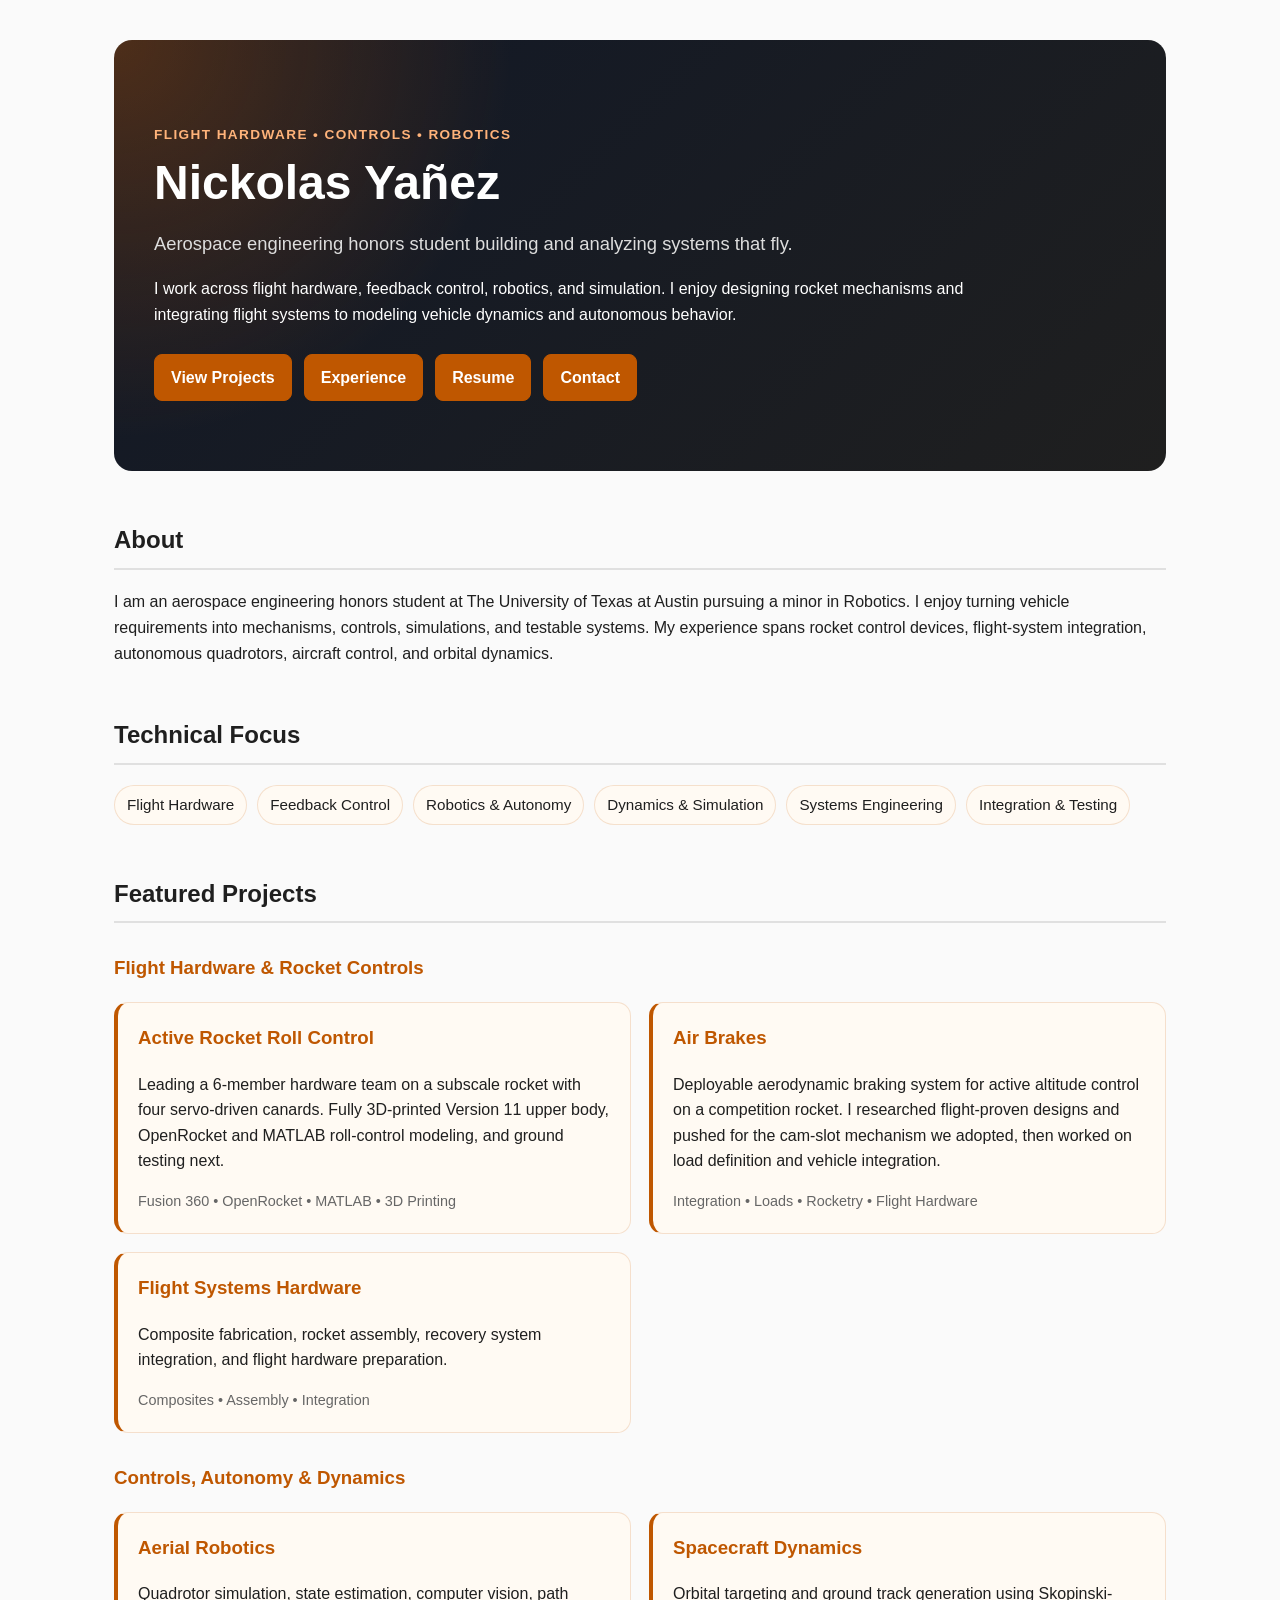
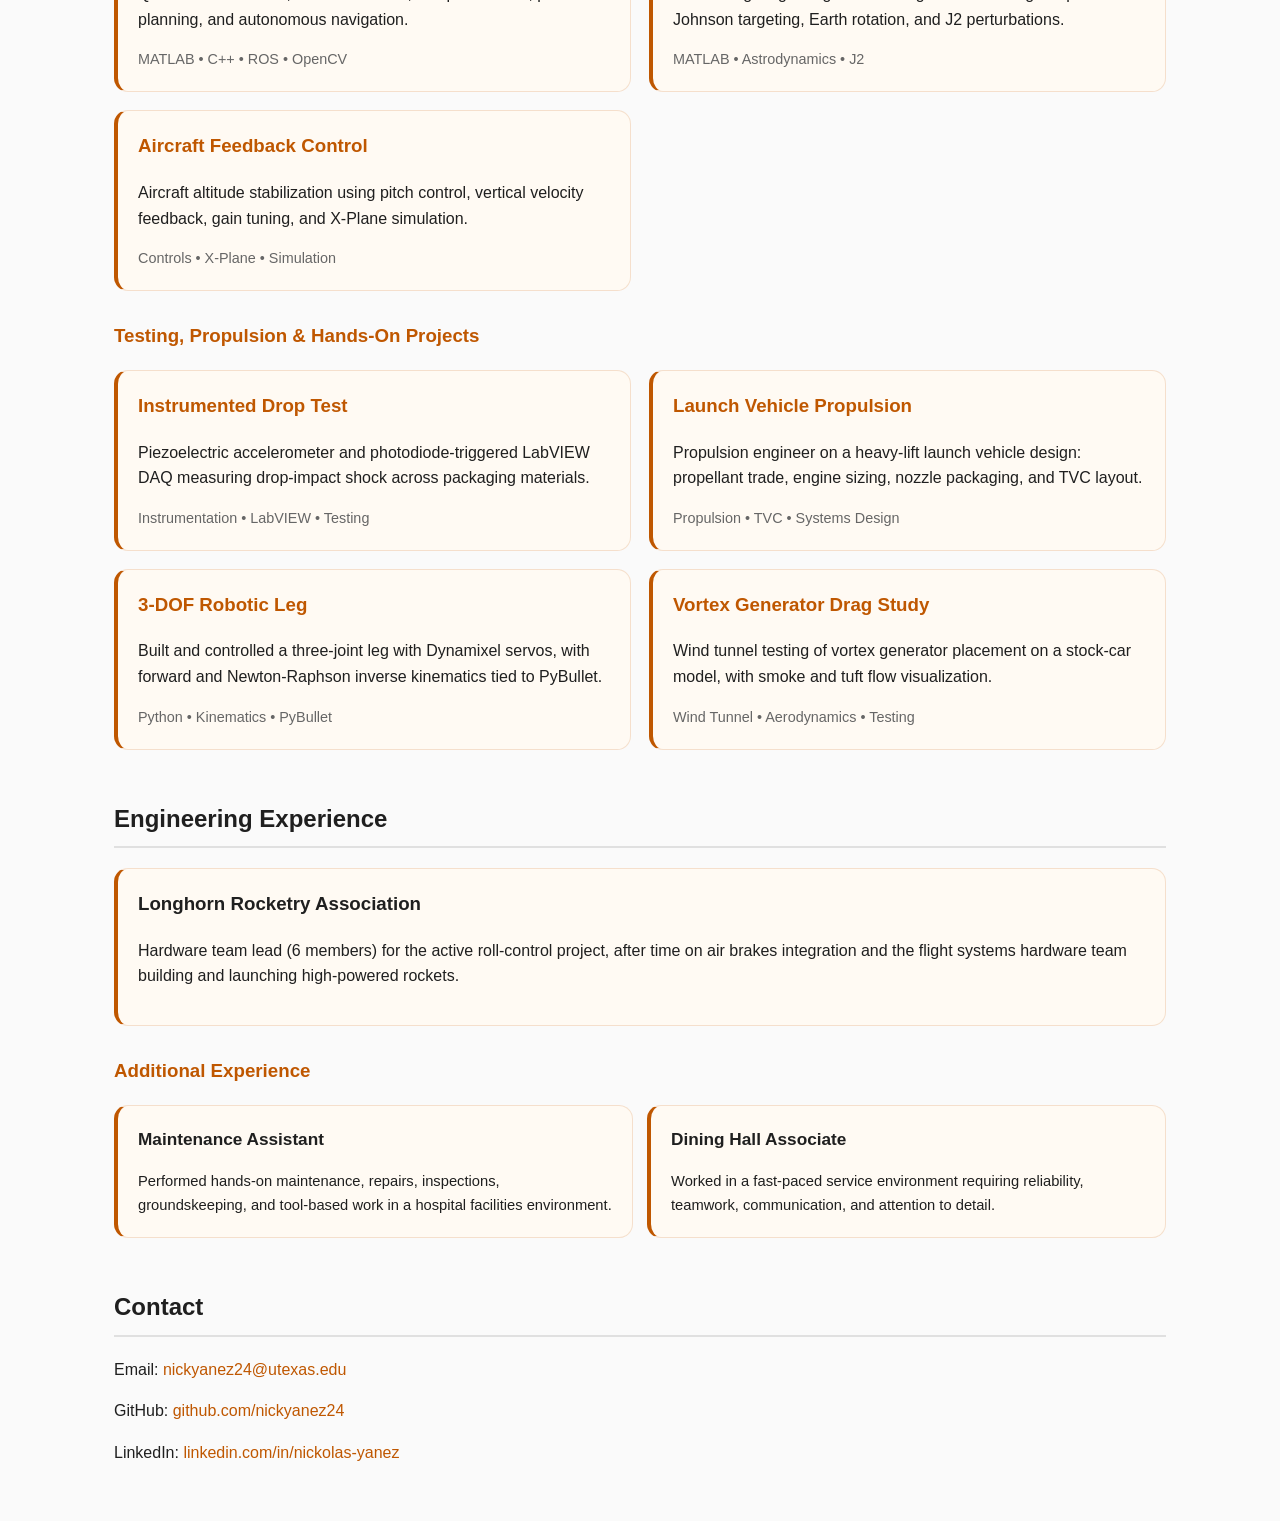
<file: index.html>
<!DOCTYPE html>
<html lang="en">
<head>
    <meta charset="UTF-8">
    <meta name="viewport" content="width=device-width, initial-scale=1.0">
    <title>Nickolas Yañez | Engineering Portfolio</title>
    <link rel="stylesheet" href="style.css">
</head>

<body>
    <main>
        <section class="hero" id="home">
            <p class="eyebrow">Flight Hardware &bull; Controls &bull; Robotics</p>
            <h1>Nickolas Yañez</h1>

            <p class="subtitle">
                Aerospace engineering honors student building and analyzing systems that fly.
            </p>

            <p>
                I work across flight hardware, feedback control, robotics, and simulation. I enjoy designing rocket mechanisms and integrating flight systems to modeling vehicle dynamics and autonomous behavior.
            </p>

            <div class="button-row">
                <a class="button" href="#projects">View Projects</a>
                <a class="button" href="#experience">Experience</a>
                <a class="button" href="Nick_Yanez_Resume.pdf" target="_blank" rel="noopener noreferrer">Resume</a>
                <a class="button" href="#contact">Contact</a>
            </div>
        </section>

        <section class="content-card">
            <h2>About</h2>
            <p>
                I am an aerospace engineering honors student at The University of Texas at Austin pursuing a minor in Robotics. I enjoy turning vehicle requirements into mechanisms, controls, simulations, and testable systems. My experience spans rocket control devices, flight-system integration, autonomous quadrotors, aircraft control, and orbital dynamics.
            </p>
        </section>

        <section class="content-card">
            <h2>Technical Focus</h2>
            <div class="tag-list">
                <span>Flight Hardware</span>
                <span>Feedback Control</span>
                <span>Robotics &amp; Autonomy</span>
                <span>Dynamics &amp; Simulation</span>
                <span>Systems Engineering</span>
                <span>Integration &amp; Testing</span>
            </div>
        </section>

        <section class="content-card" id="projects">
            <h2>Featured Projects</h2>

            <div class="project-category">
                <h3 class="section-label">Flight Hardware &amp; Rocket Controls</h3>

                <div class="project-grid">
                    <a class="project project-link" href="projects/actuating-fins.html">
                        <h3>Active Rocket Roll Control</h3>
                        <p>Leading a 6-member hardware team on a subscale rocket with four servo-driven canards. Fully 3D-printed Version 11 upper body, OpenRocket and MATLAB roll-control modeling, and ground testing next.</p>
                        <p class="project-tags">Fusion 360 • OpenRocket • MATLAB • 3D Printing</p>
                    </a>

                    <a class="project project-link" href="projects/air-brakes.html">
                        <h3>Air Brakes</h3>
                        <p>Deployable aerodynamic braking system for active altitude control on a competition rocket. I researched flight-proven designs and pushed for the cam-slot mechanism we adopted, then worked on load definition and vehicle integration.</p>
                        <p class="project-tags">Integration • Loads • Rocketry • Flight Hardware</p>
                    </a>

                    <a class="project project-link" href="projects/flight-systems.html">
                        <h3>Flight Systems Hardware</h3>
                        <p>Composite fabrication, rocket assembly, recovery system integration, and flight hardware preparation.</p>
                        <p class="project-tags">Composites • Assembly • Integration</p>
                    </a>
                </div>
            </div>

            <div class="project-category">
                <h3 class="section-label">Controls, Autonomy &amp; Dynamics</h3>

                <div class="project-grid">
                    <a class="project project-link" href="projects/aerial-robotics.html">
                        <h3>Aerial Robotics</h3>
                        <p>Quadrotor simulation, state estimation, computer vision, path planning, and autonomous navigation.</p>
                        <p class="project-tags">MATLAB • C++ • ROS • OpenCV</p>
                    </a>

                    <a class="project project-link" href="projects/spacecraft-dynamics.html">
                        <h3>Spacecraft Dynamics</h3>
                        <p>Orbital targeting and ground track generation using Skopinski-Johnson targeting, Earth rotation, and J2 perturbations.</p>
                        <p class="project-tags">MATLAB • Astrodynamics • J2</p>
                    </a>

                    <a class="project project-link" href="projects/feedback-control.html">
                        <h3>Aircraft Feedback Control</h3>
                        <p>Aircraft altitude stabilization using pitch control, vertical velocity feedback, gain tuning, and X-Plane simulation.</p>
                        <p class="project-tags">Controls • X-Plane • Simulation</p>
                    </a>

                </div>
            </div>

            <div class="project-category">
                <h3 class="section-label">Testing, Propulsion &amp; Hands-On Projects</h3>

                <div class="project-grid">
                    <a class="project project-link" href="projects/impact-measurement.html">
                        <h3>Instrumented Drop Test</h3>
                        <p>Piezoelectric accelerometer and photodiode-triggered LabVIEW DAQ measuring drop-impact shock across packaging materials.</p>
                        <p class="project-tags">Instrumentation • LabVIEW • Testing</p>
                    </a>

                    <a class="project project-link" href="projects/slv-design.html">
                        <h3>Launch Vehicle Propulsion</h3>
                        <p>Propulsion engineer on a heavy-lift launch vehicle design: propellant trade, engine sizing, nozzle packaging, and TVC layout.</p>
                        <p class="project-tags">Propulsion • TVC • Systems Design</p>
                    </a>

                    <a class="project project-link" href="projects/robotic-leg.html">
                        <h3>3-DOF Robotic Leg</h3>
                        <p>Built and controlled a three-joint leg with Dynamixel servos, with forward and Newton-Raphson inverse kinematics tied to PyBullet.</p>
                        <p class="project-tags">Python • Kinematics • PyBullet</p>
                    </a>

                    <a class="project project-link" href="projects/vortex-generators.html">
                        <h3>Vortex Generator Drag Study</h3>
                        <p>Wind tunnel testing of vortex generator placement on a stock-car model, with smoke and tuft flow visualization.</p>
                        <p class="project-tags">Wind Tunnel • Aerodynamics • Testing</p>
                    </a>
                </div>
            </div>
        </section>

        <section class="content-card" id="experience">
            <h2>Engineering Experience</h2>

            <div class="experience-grid">
                <div class="experience">
                    <h3>Longhorn Rocketry Association</h3>
                    <p>
                        Hardware team lead (6 members) for the active roll-control project, after time on air brakes integration and the flight systems hardware team building and launching high-powered rockets.
                    </p>
                </div>

            </div>

            <div class="additional-experience">
                <h3 class="section-label">Additional Experience</h3>

                <div class="additional-experience-grid">
                    <div class="experience experience-compact">
                        <h3>Maintenance Assistant</h3>
                        <p>
                            Performed hands-on maintenance, repairs, inspections, groundskeeping, and tool-based work in a hospital facilities environment.
                        </p>
                    </div>

                    <div class="experience experience-compact">
                        <h3>Dining Hall Associate</h3>
                        <p>
                            Worked in a fast-paced service environment requiring reliability, teamwork, communication, and attention to detail.
                        </p>
                    </div>
                </div>
            </div>
        </section>

        <section class="content-card" id="contact">
            <h2>Contact</h2>
            <p>Email: <a href="mailto:nickyanez24@utexas.edu">nickyanez24@utexas.edu</a></p>
            <p>GitHub: <a href="https://github.com/nickyanez24">github.com/nickyanez24</a></p>
            <p>LinkedIn: <a href="https://www.linkedin.com/in/nickolas-yanez/">linkedin.com/in/nickolas-yanez</a></p>
        </section>
    </main>
</body>
</html>
</file>
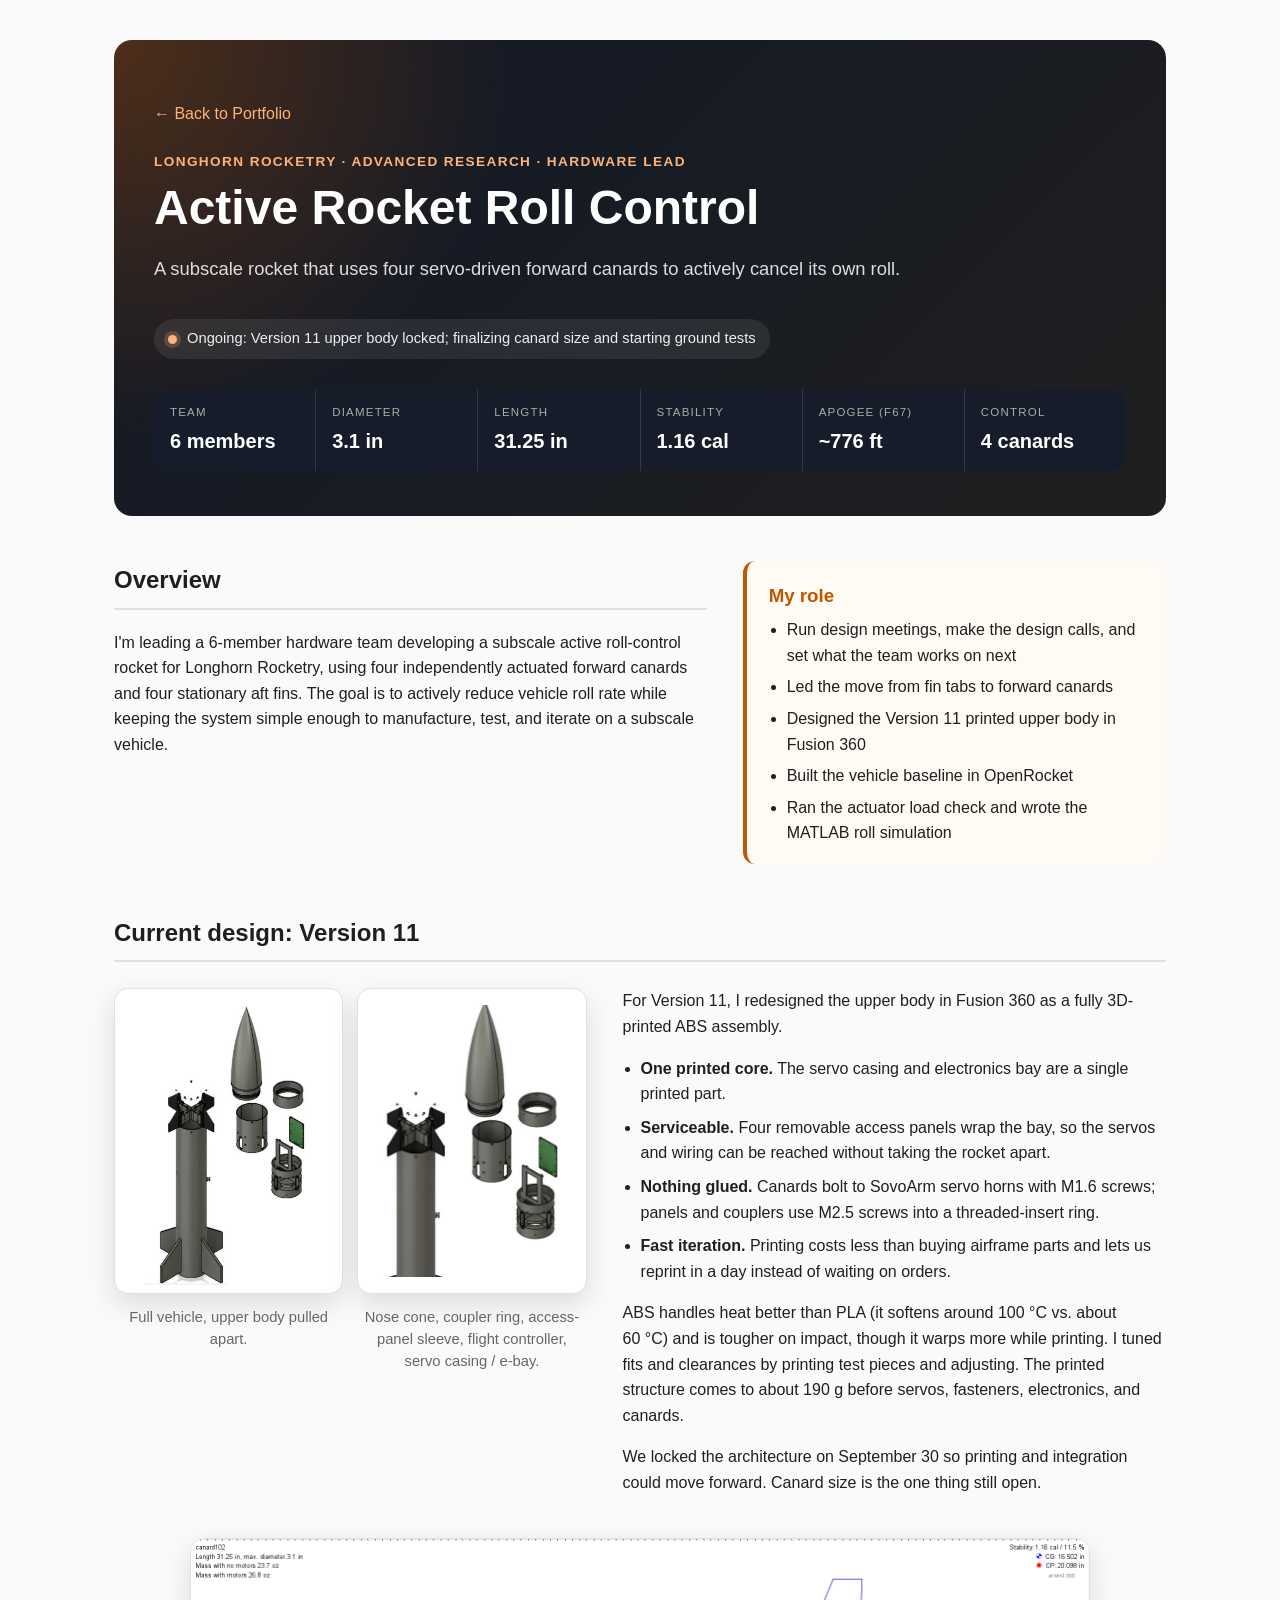
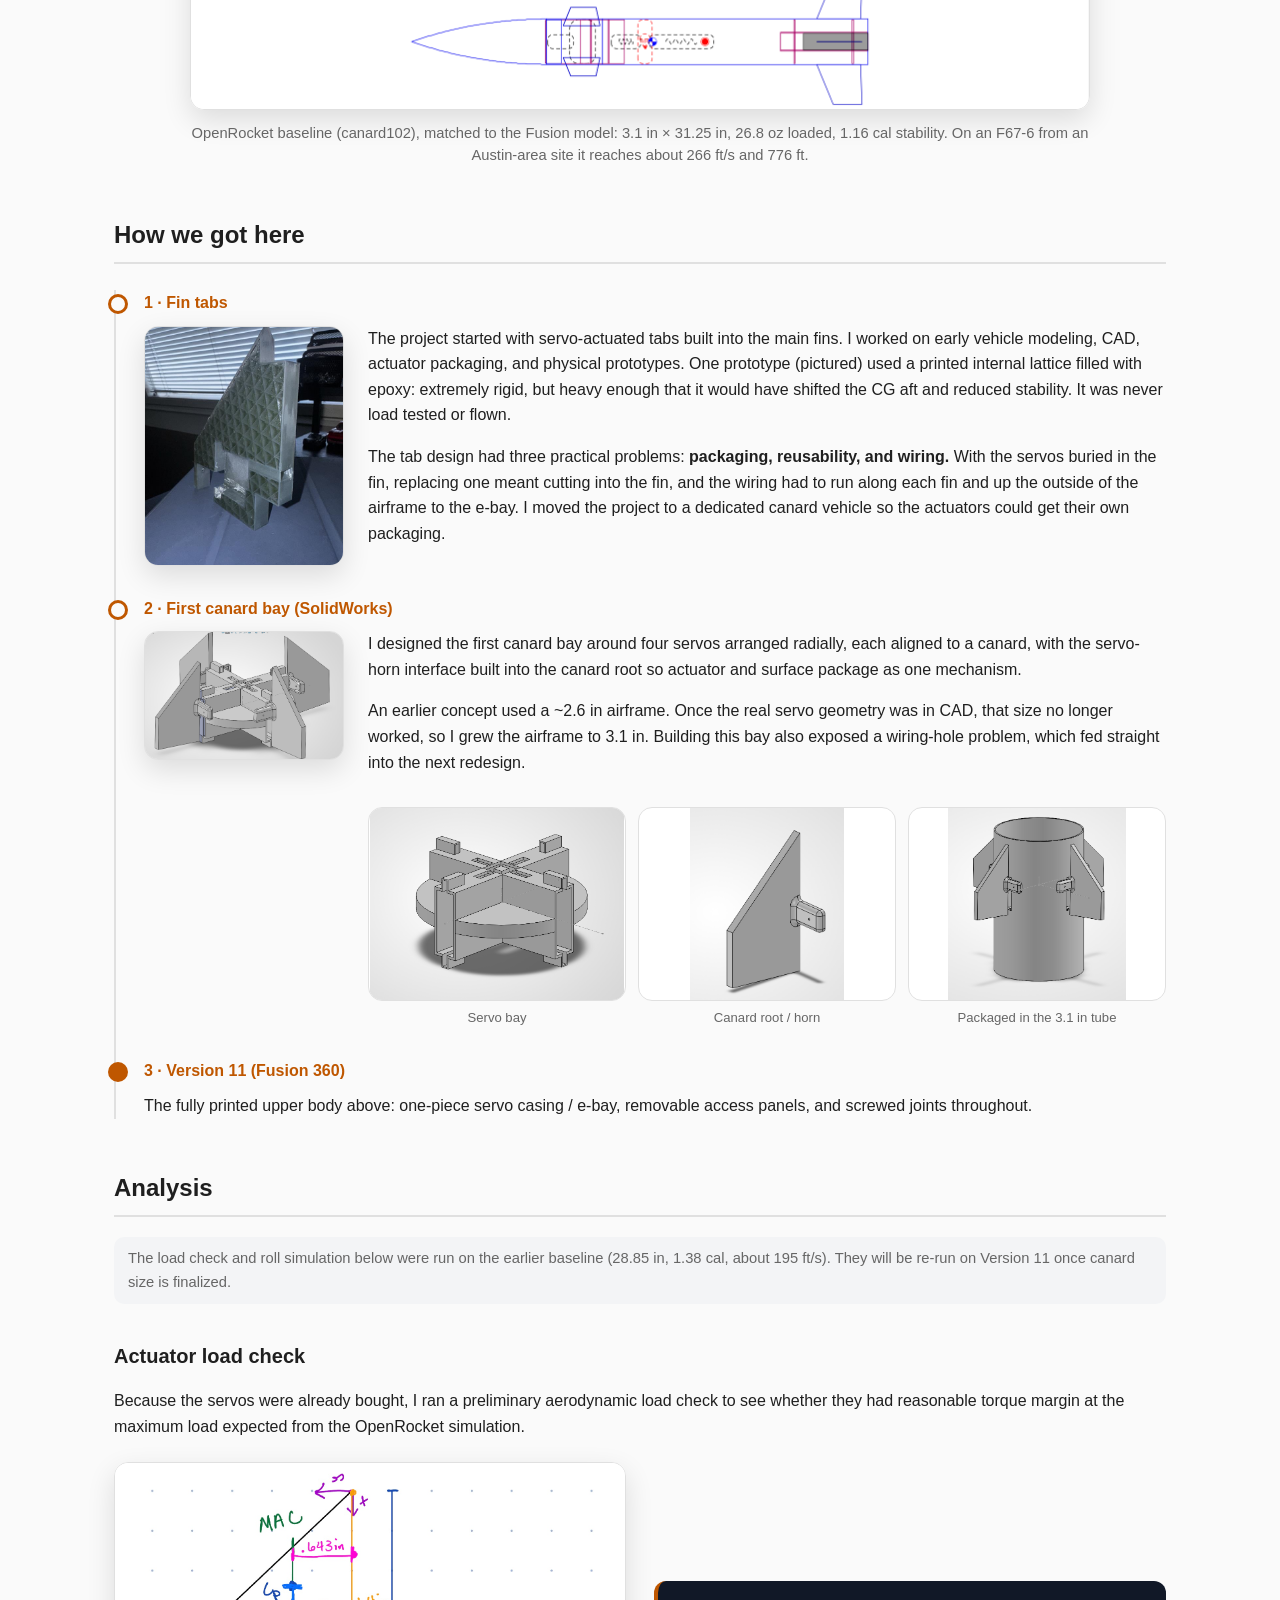
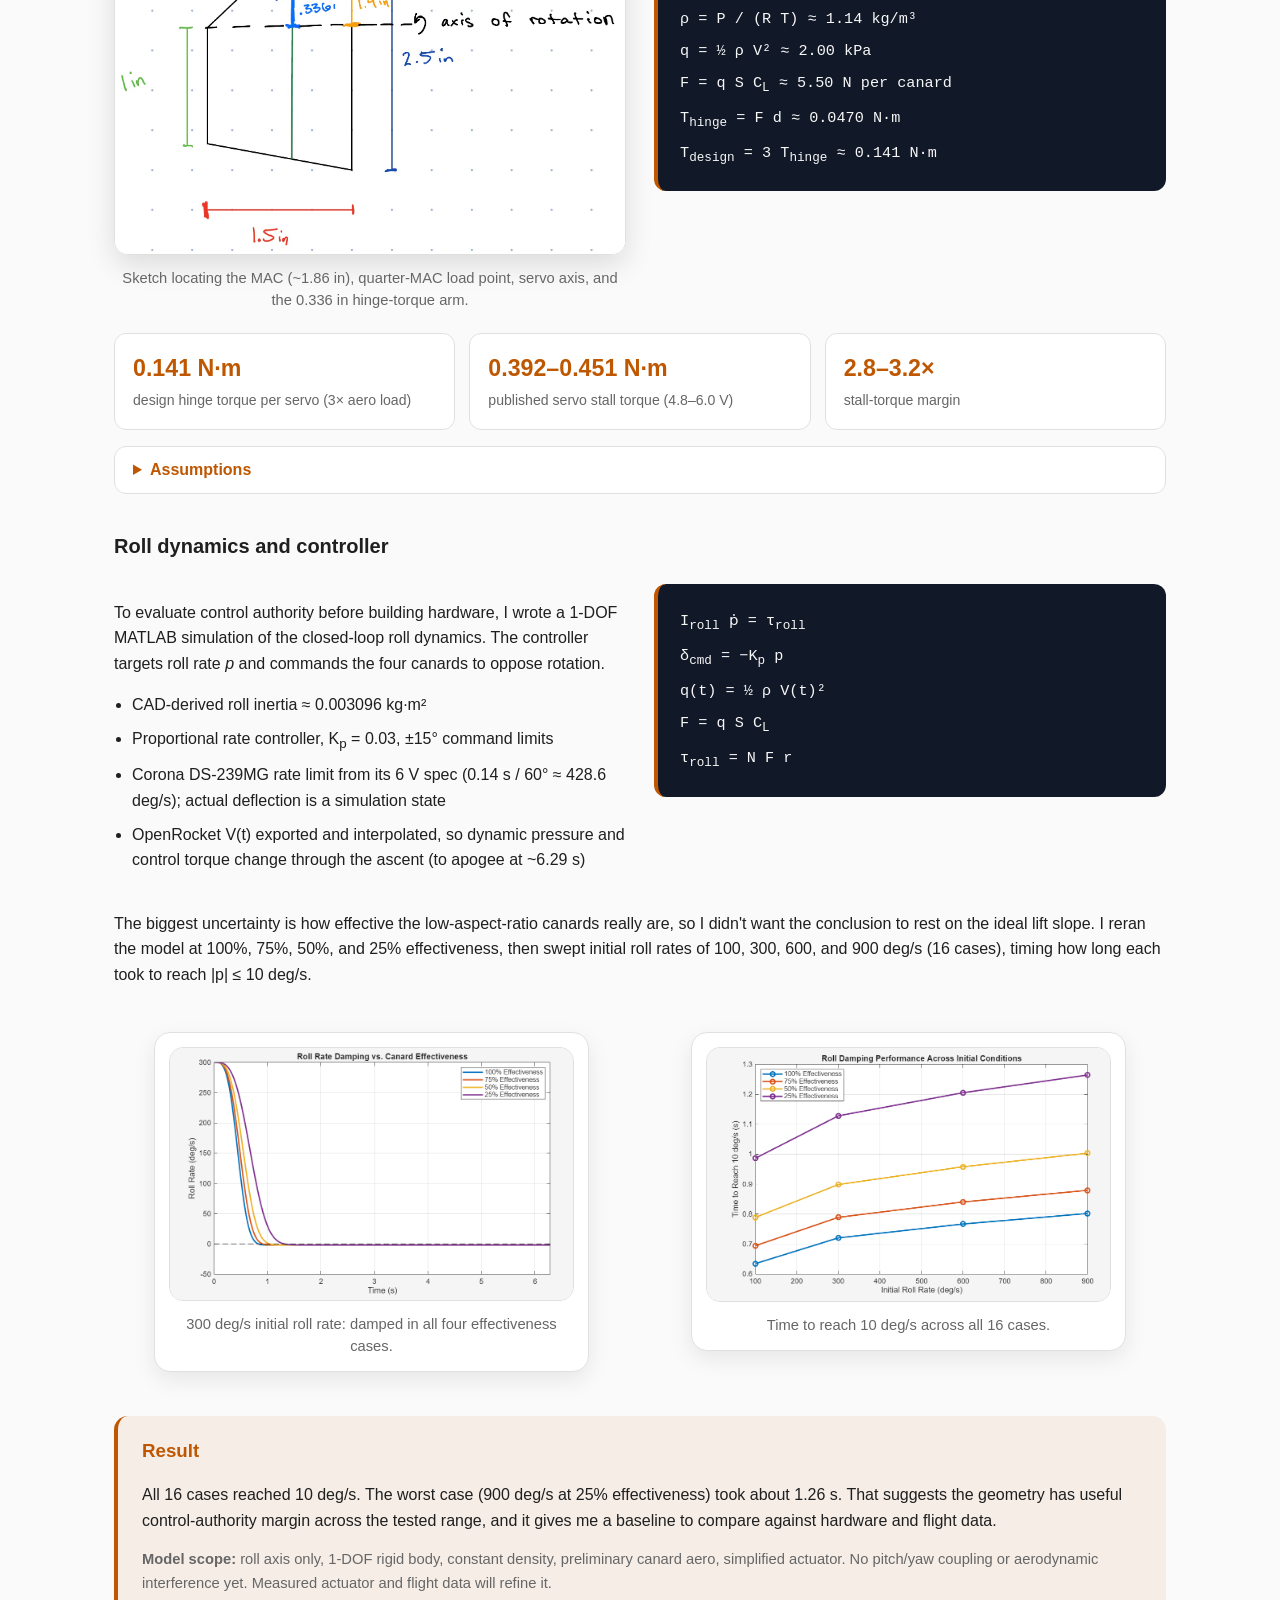
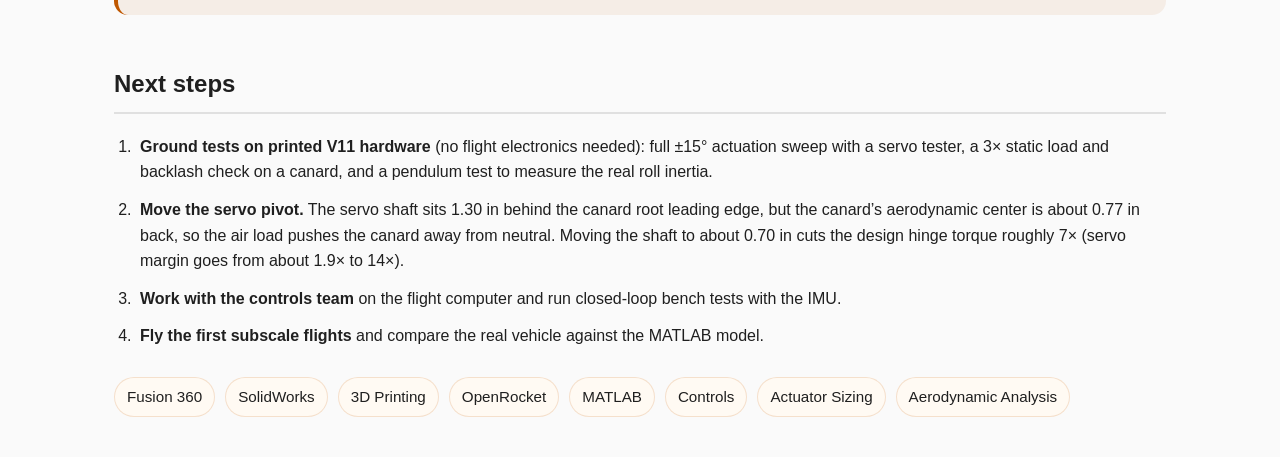
<file: projects/actuating-fins.html>
<!DOCTYPE html>
<html lang="en">
<head>
    <meta charset="UTF-8">
    <meta name="viewport" content="width=device-width, initial-scale=1.0">
    <title>Active Rocket Roll Control | Nickolas Yañez</title>
    <link rel="stylesheet" href="../style.css">
</head>
<body>
    <main class="rc-page">
        <section class="project-hero rc-hero">
            <p class="back-link"><a href="../index.html">← Back to Portfolio</a></p>
            <p class="eyebrow">Longhorn Rocketry · Advanced Research · Hardware Lead</p>
            <h1>Active Rocket Roll Control</h1>
            <p class="project-subtitle">A subscale rocket that uses four servo-driven forward canards to actively cancel its own roll.</p>
            <p class="rc-status"><span class="rc-dot"></span>Ongoing: Version 11 upper body locked; finalizing canard size and starting ground tests</p>
            <dl class="rc-specs">
                <div><dt>Team</dt><dd>6 members</dd></div>
                <div><dt>Diameter</dt><dd>3.1 in</dd></div>
                <div><dt>Length</dt><dd>31.25 in</dd></div>
                <div><dt>Stability</dt><dd>1.16 cal</dd></div>
                <div><dt>Apogee (F67)</dt><dd>~776 ft</dd></div>
                <div><dt>Control</dt><dd>4 canards</dd></div>
            </dl>
        </section>

        <section class="rc-overview">
            <div class="rc-overview-text">
                <h2>Overview</h2>
                <p>I'm leading a 6-member hardware team developing a subscale active roll-control rocket for Longhorn Rocketry, using four independently actuated forward canards and four stationary aft fins. The goal is to actively reduce vehicle roll rate while keeping the system simple enough to manufacture, test, and iterate on a subscale vehicle.</p>
            </div>
            <div class="rc-role">
                <h3>My role</h3>
                <ul>
                    <li>Run design meetings, make the design calls, and set what the team works on next</li>
                    <li>Led the move from fin tabs to forward canards</li>
                    <li>Designed the Version 11 printed upper body in Fusion 360</li>
                    <li>Built the vehicle baseline in OpenRocket</li>
                    <li>Ran the actuator load check and wrote the MATLAB roll simulation</li>
                </ul>
            </div>
        </section>

        <!-- ===================== CURRENT DESIGN ===================== -->
        <section>
            <h2>Current design: Version 11</h2>
            <div class="rc-feature">
                <div class="rc-feature-images">
                    <figure>
                        <img class="project-image" src="images/actuating_fins/v11_fusion_full_exploded.png" alt="Fusion 360 model of the Version 11 rocket with the upper body shown exploded">
                        <figcaption class="image-caption">Full vehicle, upper body pulled apart.</figcaption>
                    </figure>
                    <figure>
                        <img class="project-image" src="images/actuating_fins/v11_fusion_upper_body.png" alt="Exploded view of the printed upper body: nose cone, coupler ring, access-panel sleeve, flight controller board, and integrated servo casing and e-bay">
                        <figcaption class="image-caption">Nose cone, coupler ring, access-panel sleeve, flight controller, servo casing / e-bay.</figcaption>
                    </figure>
                </div>
                <div class="rc-feature-text">
                    <p>For Version 11, I redesigned the upper body in Fusion 360 as a fully 3D-printed ABS assembly.</p>
                    <ul class="rc-points">
                        <li><strong>One printed core.</strong> The servo casing and electronics bay are a single printed part.</li>
                        <li><strong>Serviceable.</strong> Four removable access panels wrap the bay, so the servos and wiring can be reached without taking the rocket apart.</li>
                        <li><strong>Nothing glued.</strong> Canards bolt to SovoArm servo horns with M1.6 screws; panels and couplers use M2.5 screws into a threaded-insert ring.</li>
                        <li><strong>Fast iteration.</strong> Printing costs less than buying airframe parts and lets us reprint in a day instead of waiting on orders.</li>
                    </ul>
                    <p>ABS handles heat better than PLA (it softens around 100&nbsp;&deg;C vs. about 60&nbsp;&deg;C) and is tougher on impact, though it warps more while printing. I tuned fits and clearances by printing test pieces and adjusting. The printed structure comes to about 190&nbsp;g before servos, fasteners, electronics, and canards.</p>
                    <p>We locked the architecture on September 30 so printing and integration could move forward. Canard size is the one thing still open.</p>
                </div>
            </div>

            <figure class="single-image analysis-wide-image">
                <img class="project-image" src="images/actuating_fins/v11_openrocket_canard102.png" alt="OpenRocket model of the Version 11 vehicle showing 1.16 caliber stability, CG 16.50 in and CP 20.10 in">
                <figcaption class="image-caption">OpenRocket baseline (canard102), matched to the Fusion model: 3.1 in × 31.25 in, 26.8 oz loaded, 1.16 cal stability. On an F67-6 from an Austin-area site it reaches about 266 ft/s and 776 ft.</figcaption>
            </figure>
        </section>

        <!-- ===================== HOW WE GOT HERE ===================== -->
        <section>
            <h2>How we got here</h2>
            <ol class="rc-timeline">
                <li>
                    <div class="rc-step-label">1 · Fin tabs</div>
                    <div class="rc-step">
                        <img class="project-image" src="images/actuating_fins/dc7bf9f2-47ab-4d42-890c-b1537ceff6c3.jpg" alt="Early 3D-printed fin prototype with a visible internal lattice and epoxy reinforcement">
                        <div>
                            <p>The project started with servo-actuated tabs built into the main fins. I worked on early vehicle modeling, CAD, actuator packaging, and physical prototypes. One prototype (pictured) used a printed internal lattice filled with epoxy: extremely rigid, but heavy enough that it would have shifted the CG aft and reduced stability. It was never load tested or flown.</p>
                            <p>The tab design had three practical problems: <strong>packaging, reusability, and wiring.</strong> With the servos buried in the fin, replacing one meant cutting into the fin, and the wiring had to run along each fin and up the outside of the airframe to the e-bay. I moved the project to a dedicated canard vehicle so the actuators could get their own packaging.</p>
                        </div>
                    </div>
                </li>
                <li>
                    <div class="rc-step-label">2 · First canard bay (SolidWorks)</div>
                    <div class="rc-step">
                        <img class="project-image" src="images/actuating_fins/servo%20assembly.png" alt="Integrated CAD assembly of four servos and canards inside the airframe">
                        <div>
                            <p>I designed the first canard bay around four servos arranged radially, each aligned to a canard, with the servo-horn interface built into the canard root so actuator and surface package as one mechanism.</p>
                            <p>An earlier concept used a ~2.6 in airframe. Once the real servo geometry was in CAD, that size no longer worked, so I grew the airframe to 3.1 in. Building this bay also exposed a wiring-hole problem, which fed straight into the next redesign.</p>
                        </div>
                    </div>
                    <div class="rc-thumbs">
                        <figure><img class="project-image" src="images/actuating_fins/servobay.png" alt="CAD view of the radial four-servo canard bay"><figcaption>Servo bay</figcaption></figure>
                        <figure><img class="project-image" src="images/actuating_fins/canard.png" alt="CAD view of an individual canard and its integrated servo-horn interface"><figcaption>Canard root / horn</figcaption></figure>
                        <figure><img class="project-image" src="images/actuating_fins/upper%20body%20tube.png" alt="CAD view of the upper body tube with four installed canards"><figcaption>Packaged in the 3.1 in tube</figcaption></figure>
                    </div>
                </li>
                <li>
                    <div class="rc-step-label">3 · Version 11 (Fusion 360)</div>
                    <div class="rc-step rc-step-text-only">
                        <p>The fully printed upper body above: one-piece servo casing / e-bay, removable access panels, and screwed joints throughout.</p>
                    </div>
                </li>
            </ol>
        </section>

        <!-- ===================== ANALYSIS ===================== -->
        <section>
            <h2>Analysis</h2>
            <p class="rc-note">The load check and roll simulation below were run on the earlier baseline (28.85 in, 1.38 cal, about 195 ft/s). They will be re-run on Version 11 once canard size is finalized.</p>

            <h3 class="rc-h3">Actuator load check</h3>
            <p>Because the servos were already bought, I ran a preliminary aerodynamic load check to see whether they had reasonable torque margin at the maximum load expected from the OpenRocket simulation.</p>

            <div class="rc-two-col">
                <figure>
                    <img class="project-image" src="images/actuating_fins/Image%20(2).jpg" alt="Hand-drawn canard geometry sketch marking the mean aerodynamic chord, aerodynamic load location, servo axis, and torque arm">
                    <figcaption class="image-caption">Sketch locating the MAC (~1.86 in), quarter-MAC load point, servo axis, and the 0.336 in hinge-torque arm.</figcaption>
                </figure>
                <div class="equation-block" aria-label="Preliminary aerodynamic force and servo hinge torque equations">
                    <p><code>ρ = P / (R T) ≈ 1.14 kg/m³</code></p>
                    <p><code>q = ½ ρ V² ≈ 2.00 kPa</code></p>
                    <p><code>F = q S C<sub>L</sub> ≈ 5.50 N per canard</code></p>
                    <p><code>T<sub>hinge</sub> = F d ≈ 0.0470 N·m</code></p>
                    <p><code>T<sub>design</sub> = 3 T<sub>hinge</sub> ≈ 0.141 N·m</code></p>
                </div>
            </div>

            <div class="rc-results">
                <div><span class="rc-big">0.141 N·m</span><span>design hinge torque per servo (3× aero load)</span></div>
                <div><span class="rc-big">0.392–0.451 N·m</span><span>published servo stall torque (4.8–6.0 V)</span></div>
                <div><span class="rc-big">2.8–3.2×</span><span>stall-torque margin</span></div>
            </div>

            <details class="rc-details">
                <summary>Assumptions</summary>
                <ul class="compact-assumption-list">
                    <li><strong>Pressure:</strong> 1 atm</li><li><strong>Temperature:</strong> 311 K</li>
                    <li><strong>Max velocity:</strong> ~195 ft/s</li><li><strong>Deflection:</strong> 15°</li>
                    <li><strong>Lift slope:</strong> ideal C<sub>Lα</sub> = 2π rad<sup>−1</sup></li><li><strong>C<sub>L</sub>:</strong> ~1.6</li>
                    <li><strong>Canard area:</strong> 2.625 in²</li><li><strong>Load location:</strong> quarter-MAC</li>
                    <li><strong>Geometry:</strong> 2.50 in root, 1.00 in tip, 1.50 in span</li><li><strong>Load multiplier:</strong> 3×</li>
                </ul>
                <p>The ideal 2D lift slope is a conservative screening reference, not a prediction of the real low-aspect-ratio canard. Quarter-MAC is a first-order estimate of the load location, and the 3× multiplier is a preliminary choice rather than a formal requirement.</p>
            </details>

            <h3 class="rc-h3">Roll dynamics and controller</h3>
            <div class="rc-two-col rc-sim">
                <div>
                    <p>To evaluate control authority before building hardware, I wrote a 1-DOF MATLAB simulation of the closed-loop roll dynamics. The controller targets roll rate <em>p</em> and commands the four canards to oppose rotation.</p>
                    <ul class="rc-points">
                        <li>CAD-derived roll inertia ≈ 0.003096 kg·m²</li>
                        <li>Proportional rate controller, K<sub>p</sub> = 0.03, ±15° command limits</li>
                        <li>Corona DS-239MG rate limit from its 6 V spec (0.14 s / 60° ≈ 428.6 deg/s); actual deflection is a simulation state</li>
                        <li>OpenRocket V(t) exported and interpolated, so dynamic pressure and control torque change through the ascent (to apogee at ~6.29 s)</li>
                    </ul>
                </div>
                <div class="equation-block" aria-label="Roll dynamics, controller and aerodynamic model equations">
                    <p><code>I<sub>roll</sub> ṗ = τ<sub>roll</sub></code></p>
                    <p><code>δ<sub>cmd</sub> = −K<sub>p</sub> p</code></p>
                    <p><code>q(t) = ½ ρ V(t)²</code></p>
                    <p><code>F = q S C<sub>L</sub></code></p>
                    <p><code>τ<sub>roll</sub> = N F r</code></p>
                </div>
            </div>

            <p>The biggest uncertainty is how effective the low-aspect-ratio canards really are, so I didn't want the conclusion to rest on the ideal lift slope. I reran the model at 100%, 75%, 50%, and 25% effectiveness, then swept initial roll rates of 100, 300, 600, and 900 deg/s (16 cases), timing how long each took to reach |p| ≤ 10 deg/s.</p>

            <div class="image-row">
                <figure class="image-card">
                    <img class="project-image" src="images/actuating_fins/dampingvseffectiveness.png" alt="MATLAB plot of roll-rate damping for four assumed canard-effectiveness levels">
                    <figcaption class="image-caption">300 deg/s initial roll rate: damped in all four effectiveness cases.</figcaption>
                </figure>
                <figure class="image-card">
                    <img class="project-image" src="images/actuating_fins/damping%20across%20conditions.png" alt="MATLAB plot of roll-damping time across initial roll rates and canard-effectiveness assumptions">
                    <figcaption class="image-caption">Time to reach 10 deg/s across all 16 cases.</figcaption>
                </figure>
            </div>

            <div class="project-callout">
                <h3>Result</h3>
                <p>All 16 cases reached 10 deg/s. The worst case (900 deg/s at 25% effectiveness) took about 1.26 s. That suggests the geometry has useful control-authority margin across the tested range, and it gives me a baseline to compare against hardware and flight data.</p>
                <p class="rc-scope"><strong>Model scope:</strong> roll axis only, 1-DOF rigid body, constant density, preliminary canard aero, simplified actuator. No pitch/yaw coupling or aerodynamic interference yet. Measured actuator and flight data will refine it.</p>
            </div>
        </section>

        <!-- ===================== NEXT STEPS ===================== -->
        <section>
            <h2>Next steps</h2>
            <ol class="rc-next">
                <li><strong>Ground tests on printed V11 hardware</strong> (no flight electronics needed): full ±15° actuation sweep with a servo tester, a 3× static load and backlash check on a canard, and a pendulum test to measure the real roll inertia.</li>
                <li><strong>Move the servo pivot.</strong> The servo shaft sits 1.30 in behind the canard root leading edge, but the canard&rsquo;s aerodynamic center is about 0.77 in back, so the air load pushes the canard away from neutral. Moving the shaft to about 0.70 in cuts the design hinge torque roughly 7&times; (servo margin goes from about 1.9&times; to 14&times;).</li>
                <li><strong>Work with the controls team</strong> on the flight computer and run closed-loop bench tests with the IMU.</li>
                <li><strong>Fly the first subscale flights</strong> and compare the real vehicle against the MATLAB model.</li>
            </ol>
            <div class="tag-list project-tools"><span>Fusion 360</span><span>SolidWorks</span><span>3D Printing</span><span>OpenRocket</span><span>MATLAB</span><span>Controls</span><span>Actuator Sizing</span><span>Aerodynamic Analysis</span></div>
        </section>
    </main>
</body>
</html>
</file>
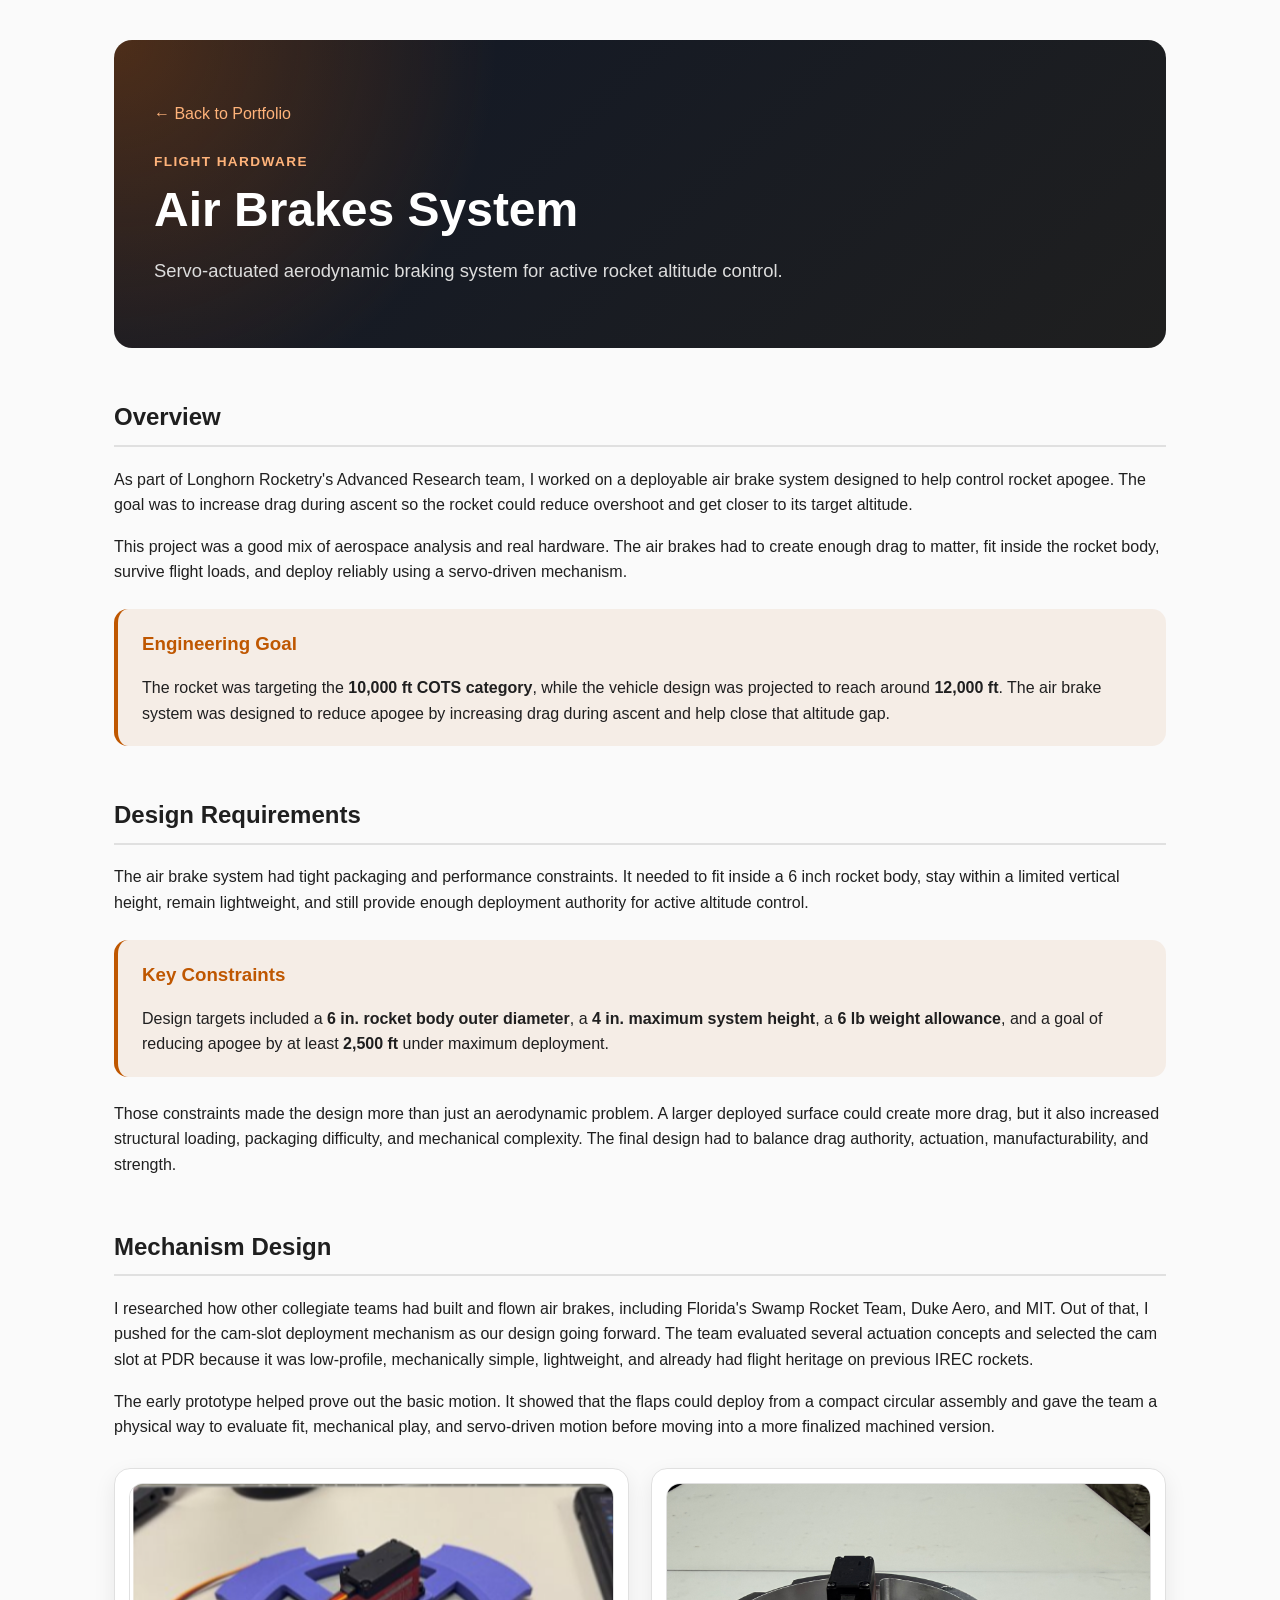
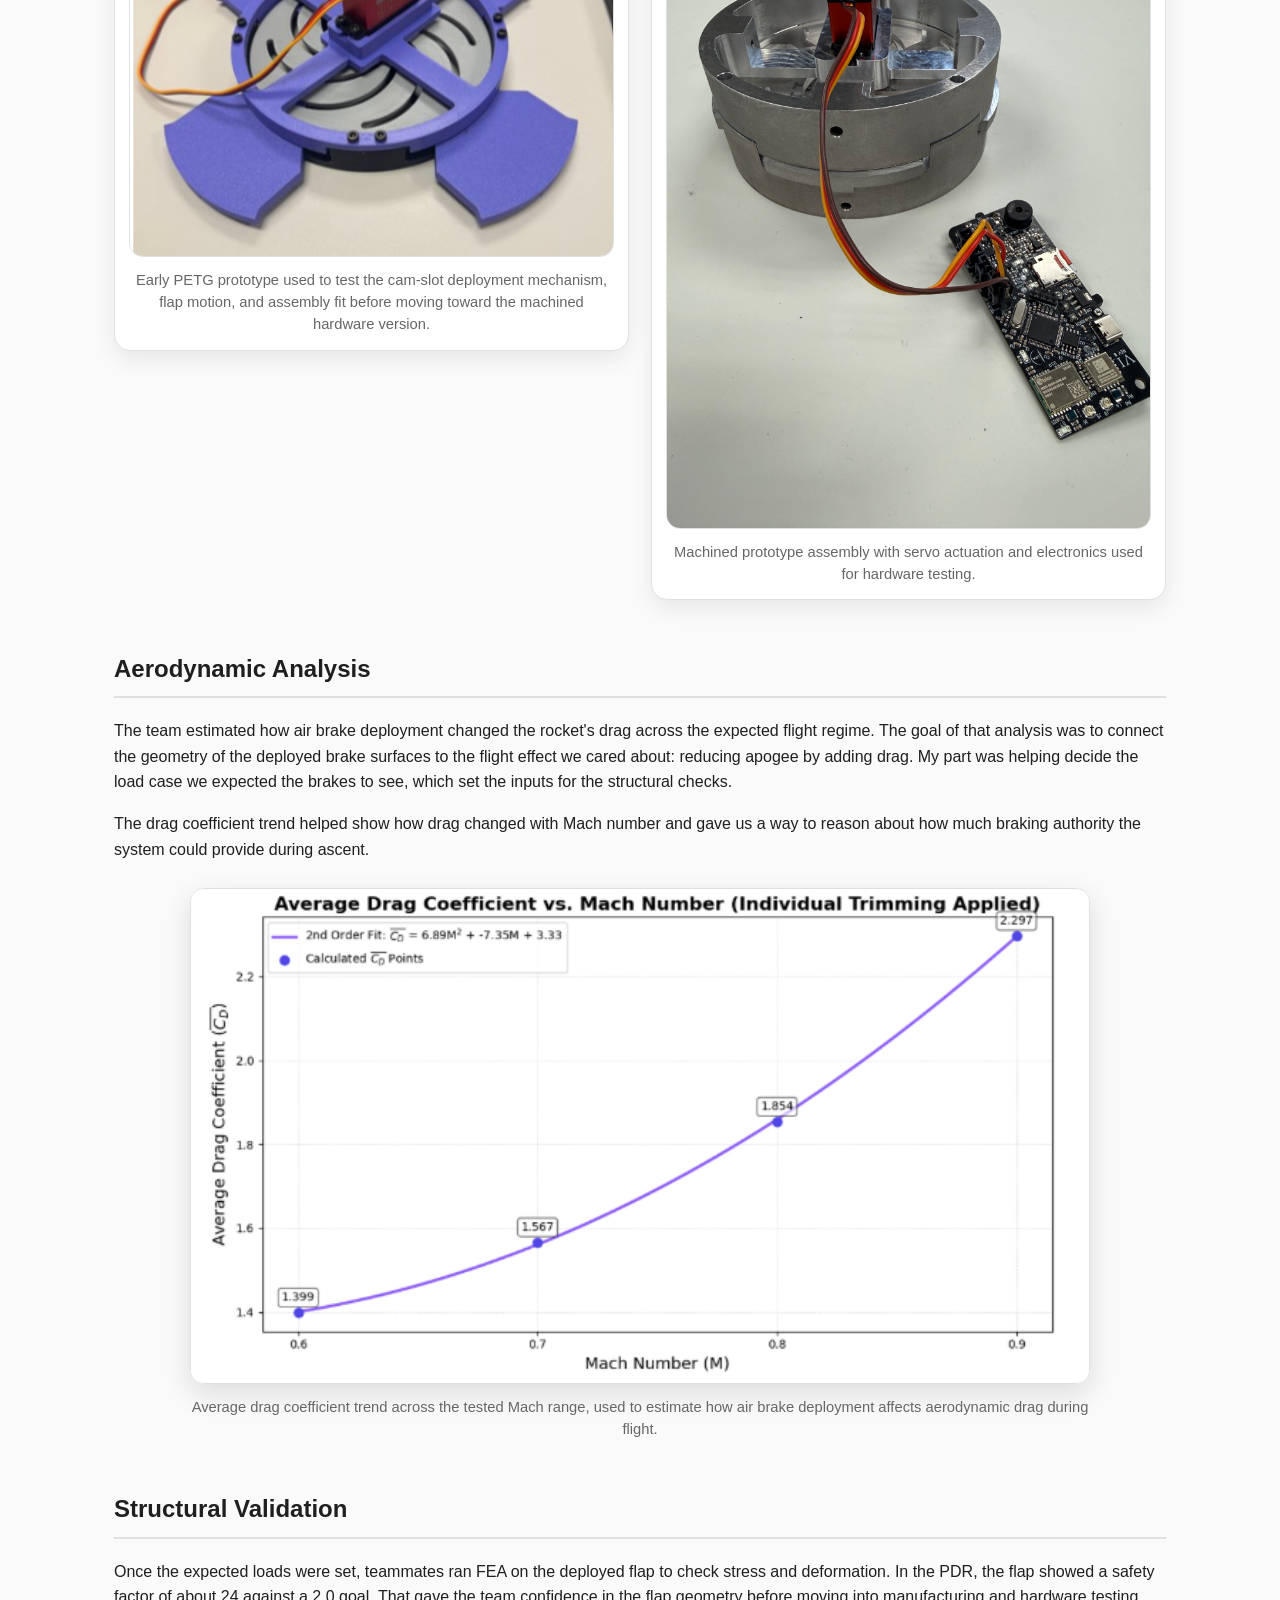
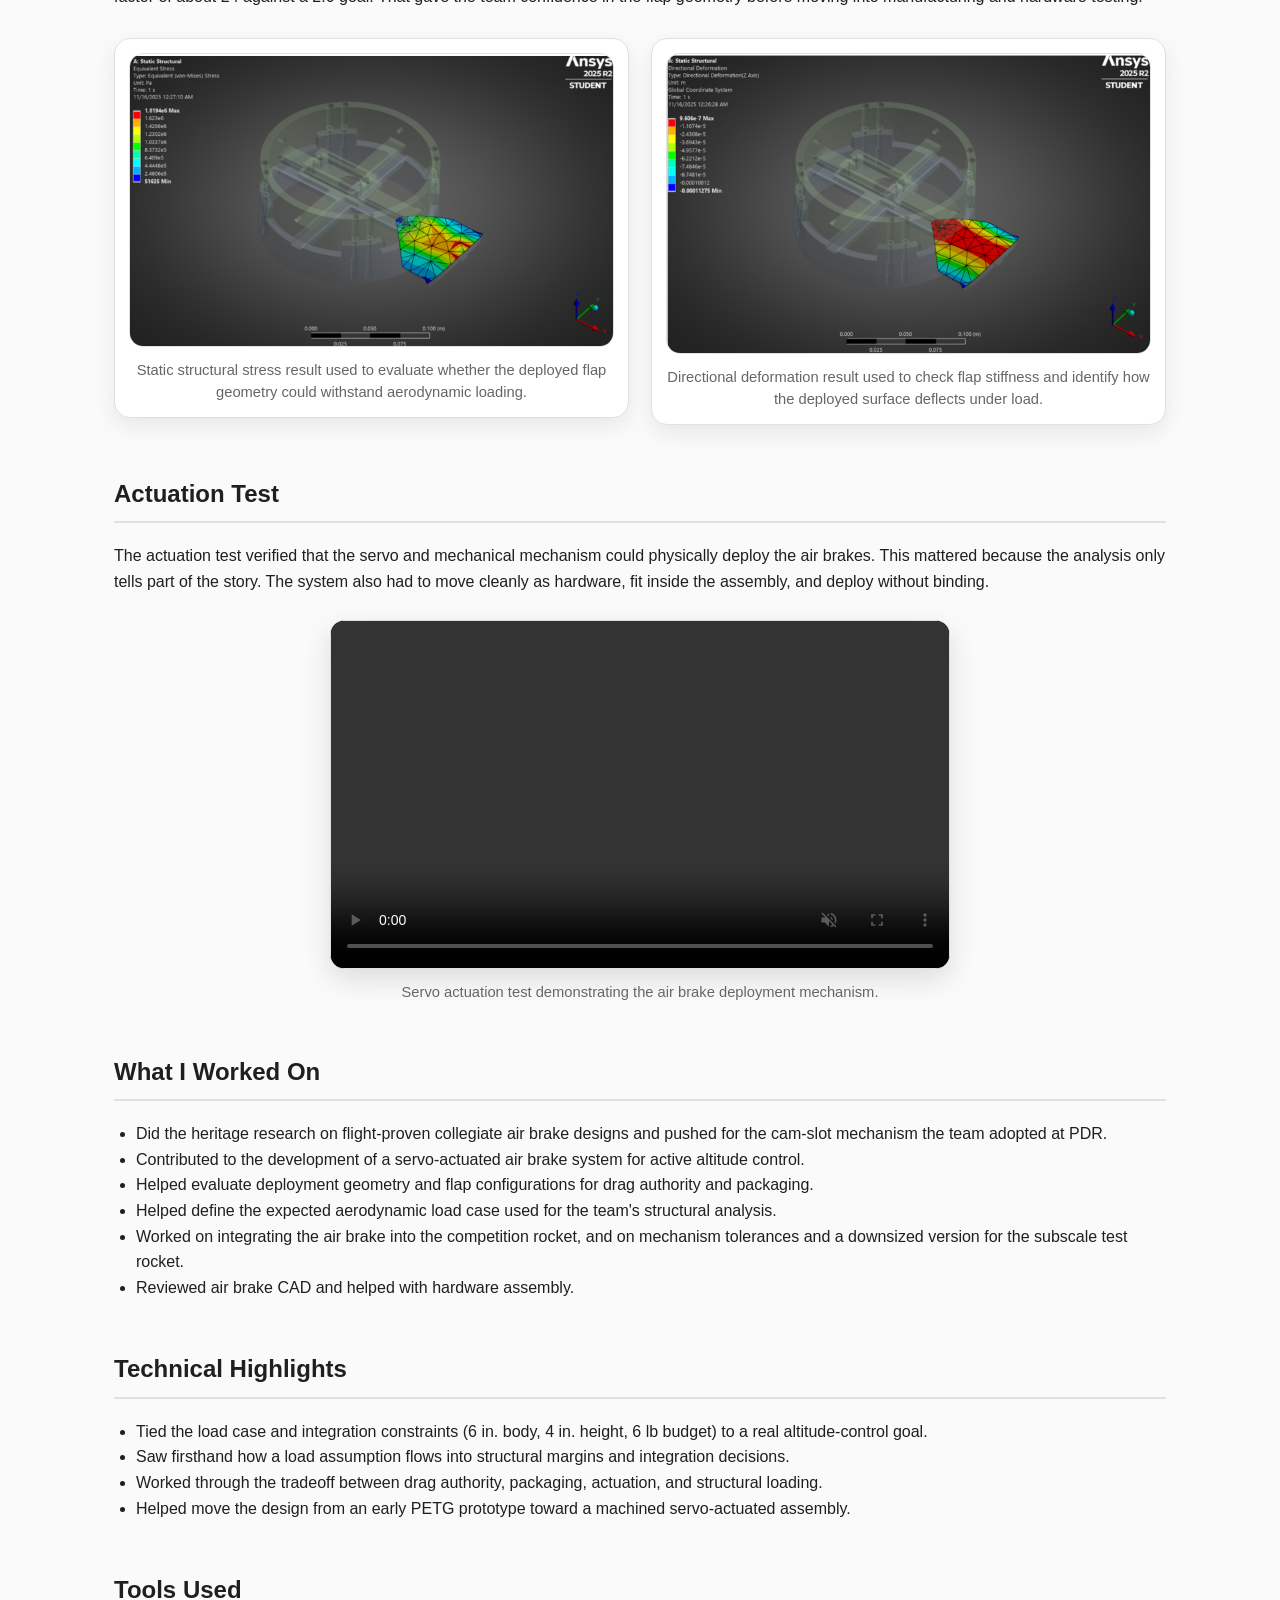
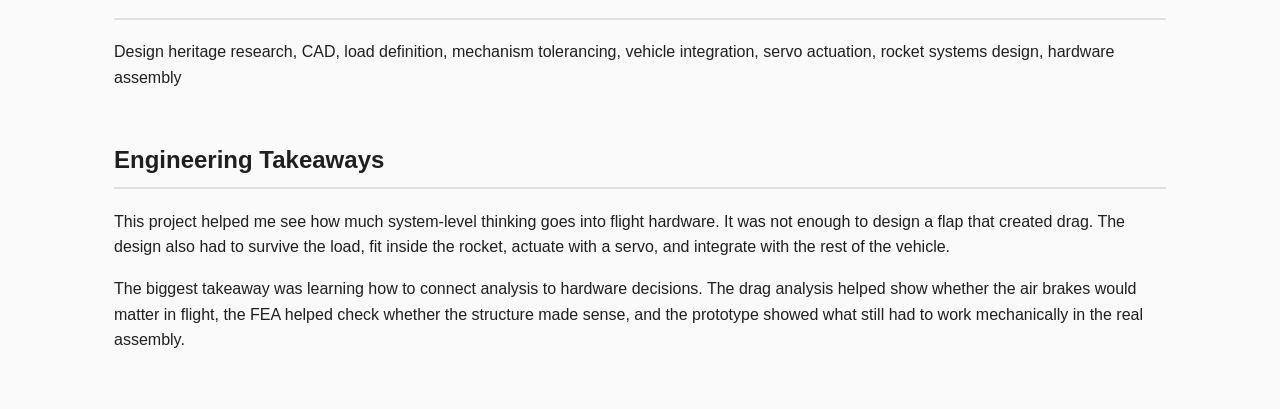
<file: projects/air-brakes.html>
<!DOCTYPE html>
<html lang="en">
<head>
    <meta charset="UTF-8">
    <meta name="viewport" content="width=device-width, initial-scale=1.0">
    <title>Air Brakes System | Nickolas Yanez</title>
    <link rel="stylesheet" href="../style.css">
</head>

<body>
    <main>
        <section class="project-hero">
            <p class="back-link"><a href="../index.html">← Back to Portfolio</a></p>
            <p class="eyebrow">FLIGHT HARDWARE</p>
            <h1>Air Brakes System</h1>
            <p class="project-subtitle">
                Servo-actuated aerodynamic braking system for active rocket altitude control.
            </p>
        </section>

        <section>
            <h2>Overview</h2>
            <p>
                As part of Longhorn Rocketry's Advanced Research team, I worked on a deployable air brake system designed to help control rocket apogee. The goal was to increase drag during ascent so the rocket could reduce overshoot and get closer to its target altitude.
            </p>

            <p>
                This project was a good mix of aerospace analysis and real hardware. The air brakes had to create enough drag to matter, fit inside the rocket body, survive flight loads, and deploy reliably using a servo-driven mechanism.
            </p>

            <div class="project-callout">
                <h3>Engineering Goal</h3>
                <p>
                    The rocket was targeting the <strong>10,000 ft COTS category</strong>, while the vehicle design was projected to reach around <strong>12,000 ft</strong>. The air brake system was designed to reduce apogee by increasing drag during ascent and help close that altitude gap.
                </p>
            </div>
        </section>

        <section>
            <h2>Design Requirements</h2>
            <p>
                The air brake system had tight packaging and performance constraints. It needed to fit inside a 6 inch rocket body, stay within a limited vertical height, remain lightweight, and still provide enough deployment authority for active altitude control.
            </p>

            <div class="project-callout">
                <h3>Key Constraints</h3>
                <p>
                    Design targets included a <strong>6 in. rocket body outer diameter</strong>, a <strong>4 in. maximum system height</strong>, a <strong>6 lb weight allowance</strong>, and a goal of reducing apogee by at least <strong>2,500 ft</strong> under maximum deployment.
                </p>
            </div>

            <p>
                Those constraints made the design more than just an aerodynamic problem. A larger deployed surface could create more drag, but it also increased structural loading, packaging difficulty, and mechanical complexity. The final design had to balance drag authority, actuation, manufacturability, and strength.
            </p>
        </section>

        <section>
            <h2>Mechanism Design</h2>
            <p>
                I researched how other collegiate teams had built and flown air brakes, including Florida's Swamp Rocket Team, Duke Aero, and MIT. Out of that, I pushed for the cam-slot deployment mechanism as our design going forward. The team evaluated several actuation concepts and selected the cam slot at PDR because it was low-profile, mechanically simple, lightweight, and already had flight heritage on previous IREC rockets.
            </p>

            <p>
                The early prototype helped prove out the basic motion. It showed that the flaps could deploy from a compact circular assembly and gave the team a physical way to evaluate fit, mechanical play, and servo-driven motion before moving into a more finalized machined version.
            </p>

            <div class="image-row">
                <div class="image-card">
                    <img
                        src="images/air_brakes/petg_prototype.png"
                        alt="PETG air brake prototype with servo and cam-slot deployment mechanism"
                        class="project-image">

                    <p class="image-caption">
                        Early PETG prototype used to test the cam-slot deployment mechanism, flap motion, and assembly fit before moving toward the machined hardware version.
                    </p>
                </div>

                <div class="image-card">
                    <img
                        src="images/air_brakes/airbrake_assembly.jpg"
                        alt="Machined air brake assembly with servo and electronics"
                        class="project-image">

                    <p class="image-caption">
                        Machined prototype assembly with servo actuation and electronics used for hardware testing.
                    </p>
                </div>
            </div>
        </section>

        <section>
            <h2>Aerodynamic Analysis</h2>
            <p>
                The team estimated how air brake deployment changed the rocket's drag across the expected flight regime. The goal of that analysis was to connect the geometry of the deployed brake surfaces to the flight effect we cared about: reducing apogee by adding drag. My part was helping decide the load case we expected the brakes to see, which set the inputs for the structural checks.
            </p>

            <p>
                The drag coefficient trend helped show how drag changed with Mach number and gave us a way to reason about how much braking authority the system could provide during ascent.
            </p>

            <div class="single-image">
                <img
                    src="images/air_brakes/drag_coefficient_vs_mach.png"
                    alt="Average drag coefficient versus Mach number for the air brake configuration"
                    class="project-image">

                <p class="image-caption">
                    Average drag coefficient trend across the tested Mach range, used to estimate how air brake deployment affects aerodynamic drag during flight.
                </p>
            </div>
        </section>

        <section>
            <h2>Structural Validation</h2>
            <p>
                Once the expected loads were set, teammates ran FEA on the deployed flap to check stress and deformation. In the PDR, the flap showed a safety factor of about 24 against a 2.0 goal. That gave the team confidence in the flap geometry before moving into manufacturing and hardware testing.
            </p>

            <div class="image-row">
                <div class="image-card">
                    <img
                        src="images/air_brakes/aansys_stress.png"
                        alt="ANSYS von Mises stress result for the deployed air brake flap"
                        class="project-image">

                    <p class="image-caption">
                        Static structural stress result used to evaluate whether the deployed flap geometry could withstand aerodynamic loading.
                    </p>
                </div>

                <div class="image-card">
                    <img
                        src="images/air_brakes/ansys_deformation.png"
                        alt="ANSYS directional deformation result for the deployed air brake flap"
                        class="project-image">

                    <p class="image-caption">
                        Directional deformation result used to check flap stiffness and identify how the deployed surface deflects under load.
                    </p>
                </div>
            </div>
        </section>

        <section>
            <h2>Actuation Test</h2>
            <p>
                The actuation test verified that the servo and mechanical mechanism could physically deploy the air brakes. This mattered because the analysis only tells part of the story. The system also had to move cleanly as hardware, fit inside the assembly, and deploy without binding.
            </p>

            <div class="video-frame portrait-video">
                <video class="project-video" controls muted playsinline>
                    <source src="images/air_brakes/airbrake_vid.mp4" type="video/mp4">
                    Your browser does not support the video tag.
                </video>
            </div>

            <p class="image-caption">
                Servo actuation test demonstrating the air brake deployment mechanism.
            </p>
        </section>

        <section>
            <h2>What I Worked On</h2>
            <ul>
                <li>Did the heritage research on flight-proven collegiate air brake designs and pushed for the cam-slot mechanism the team adopted at PDR.</li>
                <li>Contributed to the development of a servo-actuated air brake system for active altitude control.</li>
                <li>Helped evaluate deployment geometry and flap configurations for drag authority and packaging.</li>
                <li>Helped define the expected aerodynamic load case used for the team's structural analysis.</li>
                <li>Worked on integrating the air brake into the competition rocket, and on mechanism tolerances and a downsized version for the subscale test rocket.</li>
                <li>Reviewed air brake CAD and helped with hardware assembly.</li>
            </ul>
        </section>

        <section>
            <h2>Technical Highlights</h2>
            <ul>
                <li>Tied the load case and integration constraints (6 in. body, 4 in. height, 6 lb budget) to a real altitude-control goal.</li>
                <li>Saw firsthand how a load assumption flows into structural margins and integration decisions.</li>
                <li>Worked through the tradeoff between drag authority, packaging, actuation, and structural loading.</li>
                <li>Helped move the design from an early PETG prototype toward a machined servo-actuated assembly.</li>
            </ul>
        </section>

        <section>
            <h2>Tools Used</h2>
            <p>
                Design heritage research, CAD, load definition, mechanism tolerancing, vehicle integration, servo actuation, rocket systems design, hardware assembly
            </p>
        </section>

        <section>
            <h2>Engineering Takeaways</h2>
            <p>
                This project helped me see how much system-level thinking goes into flight hardware. It was not enough to design a flap that created drag. The design also had to survive the load, fit inside the rocket, actuate with a servo, and integrate with the rest of the vehicle.
            </p>

            <p>
                The biggest takeaway was learning how to connect analysis to hardware decisions. The drag analysis helped show whether the air brakes would matter in flight, the FEA helped check whether the structure made sense, and the prototype showed what still had to work mechanically in the real assembly.
            </p>
        </section>
    </main>
</body>
</html>
</file>
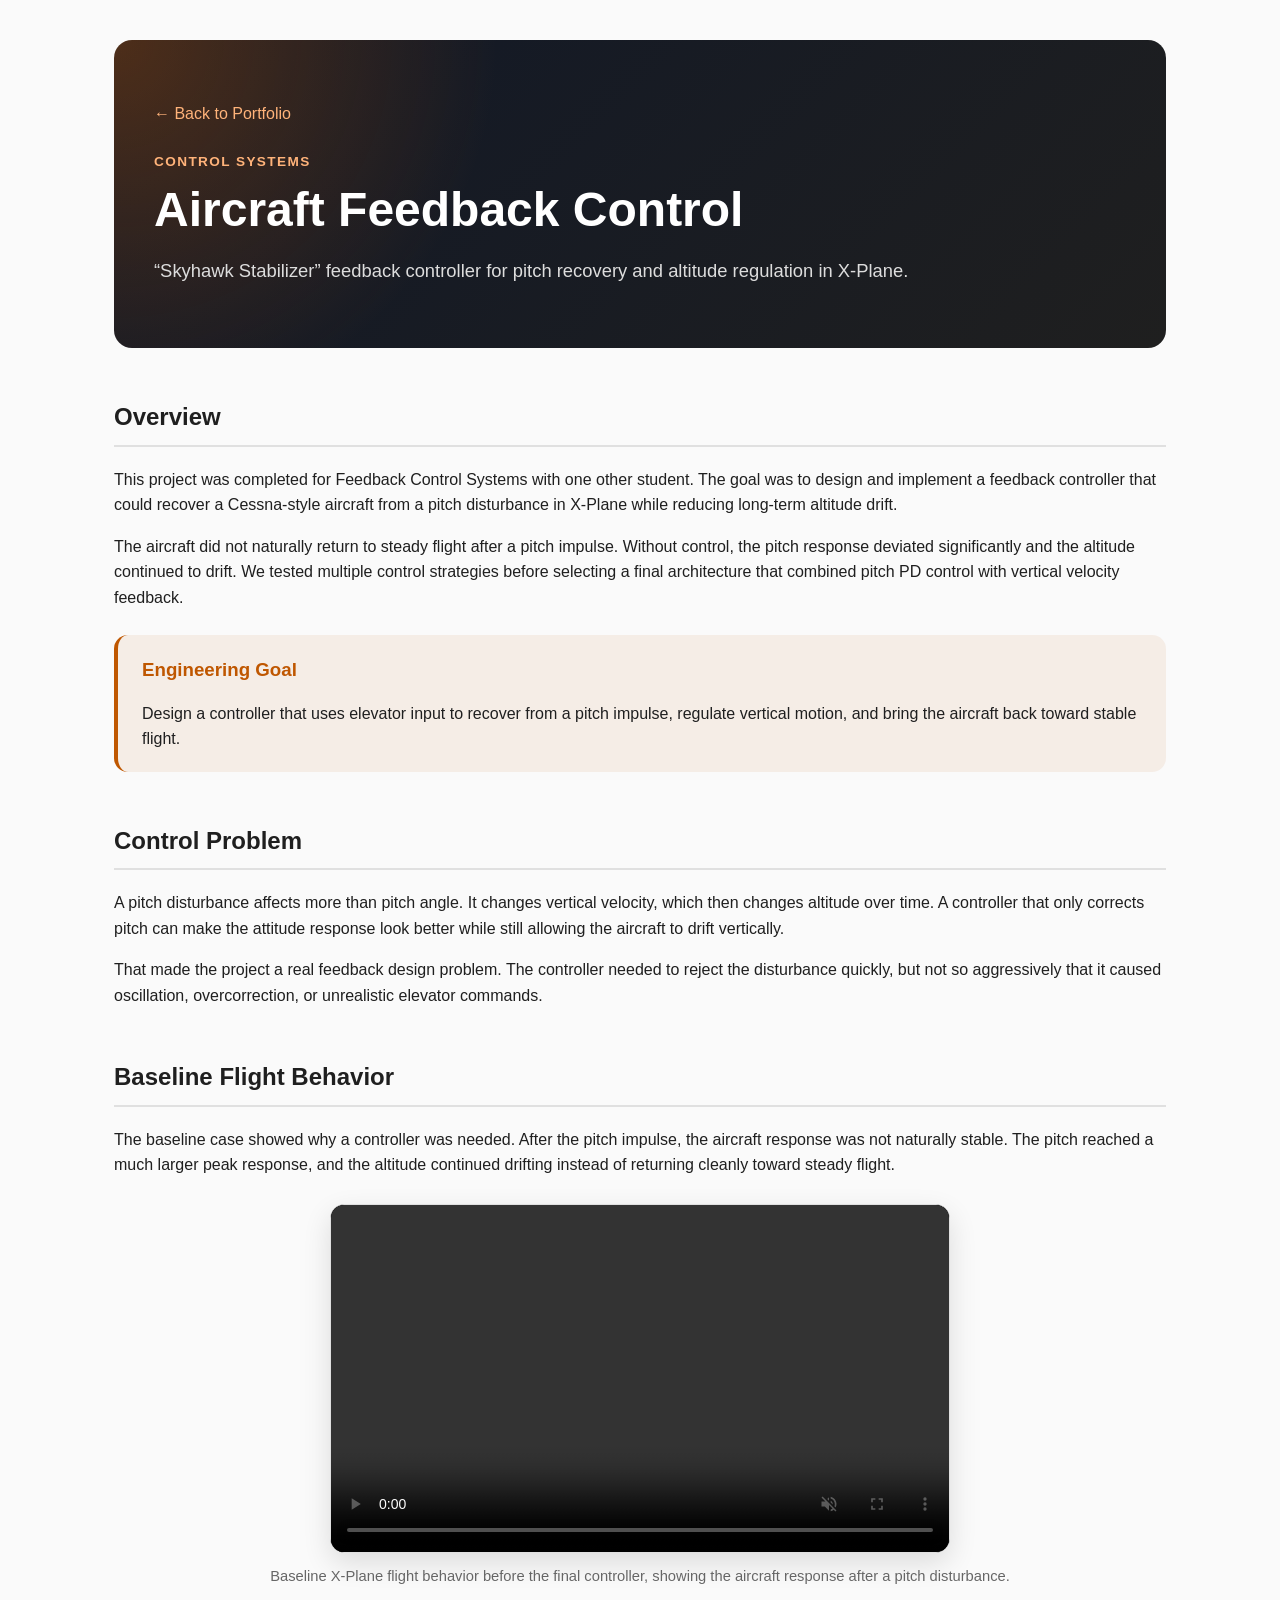
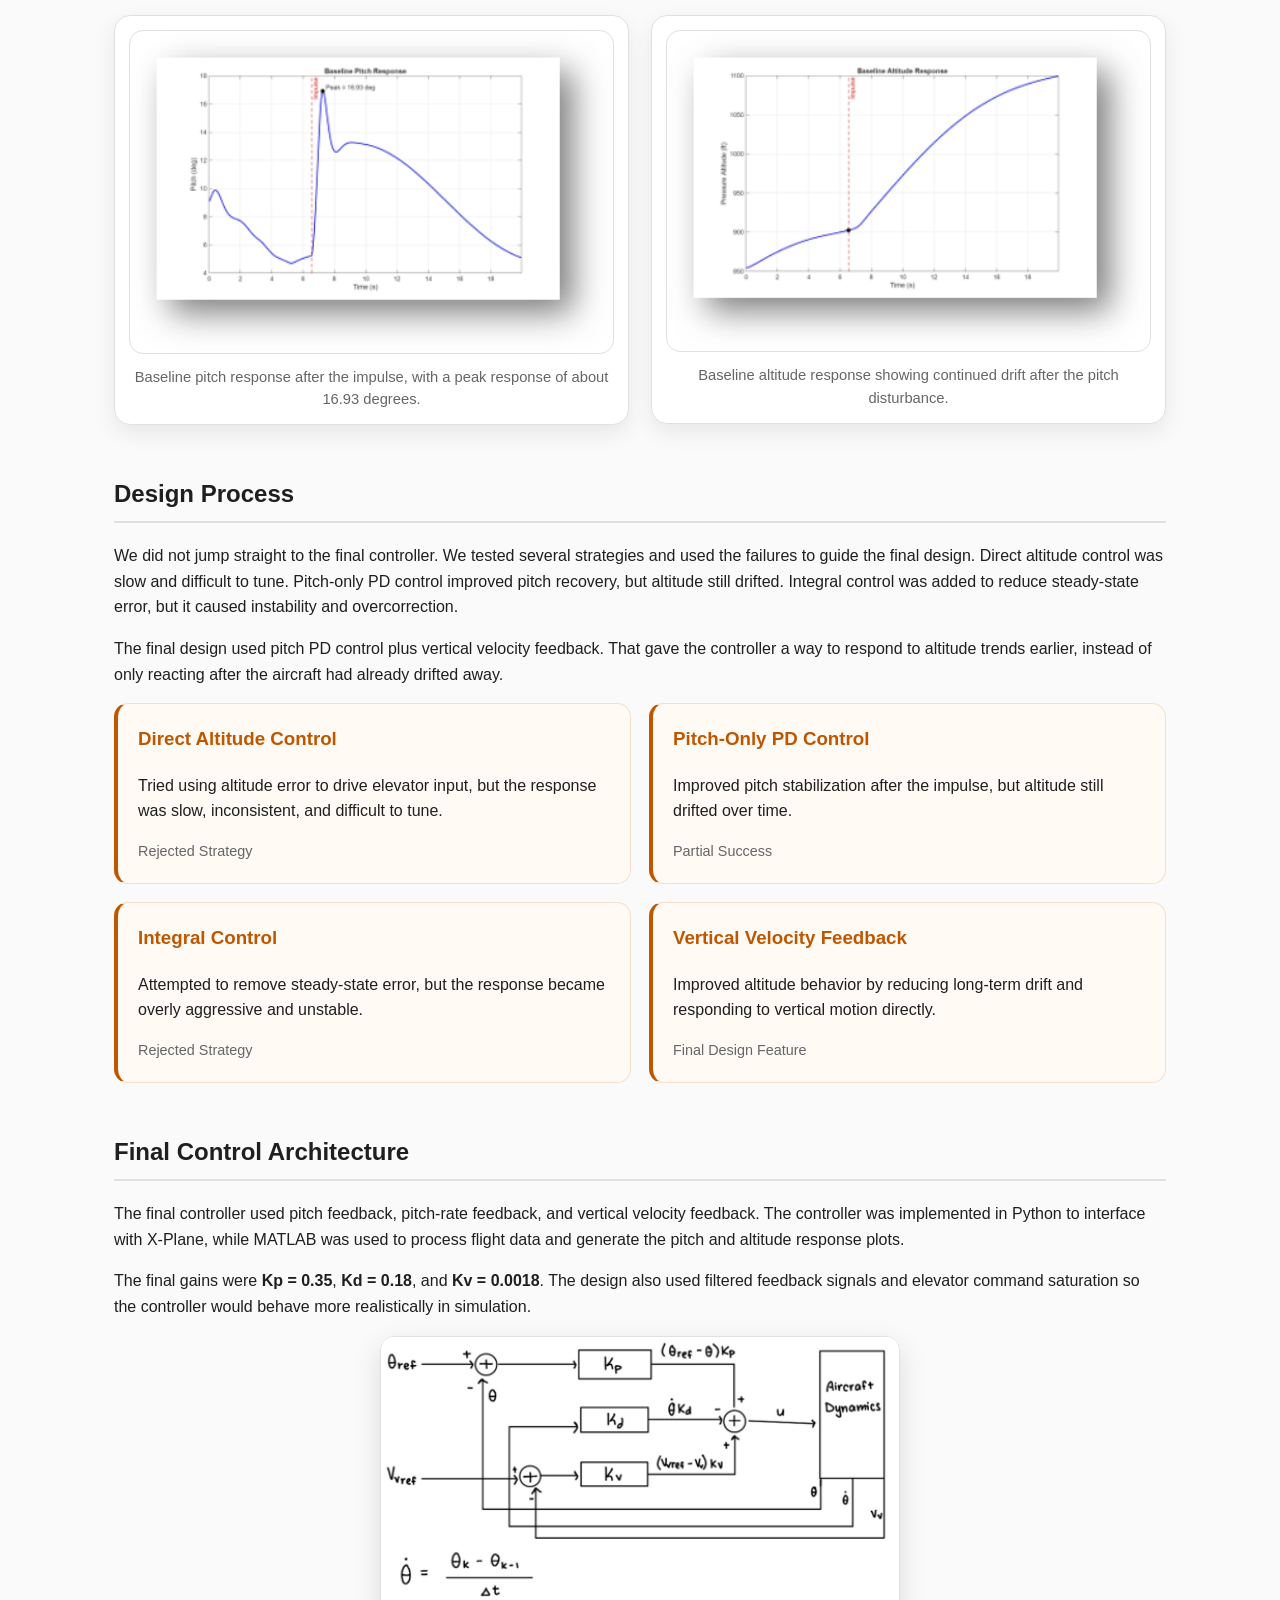
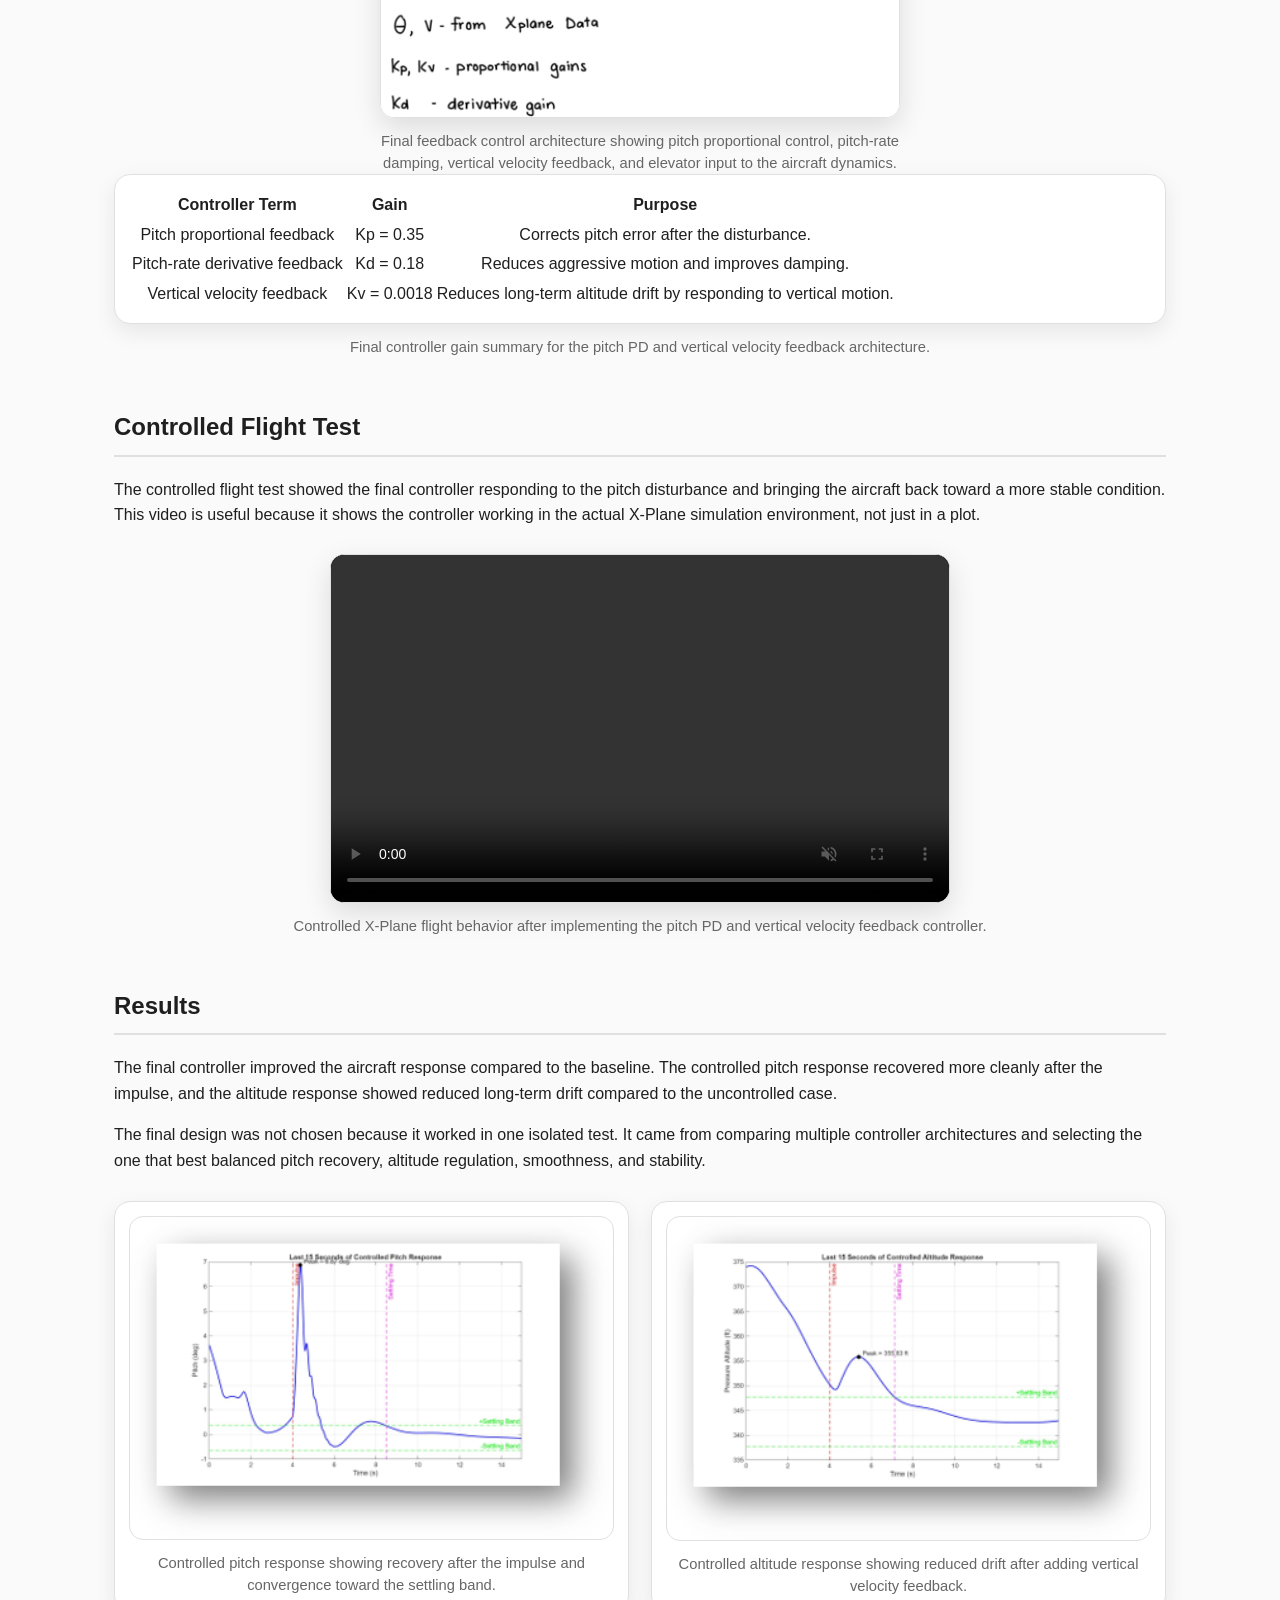
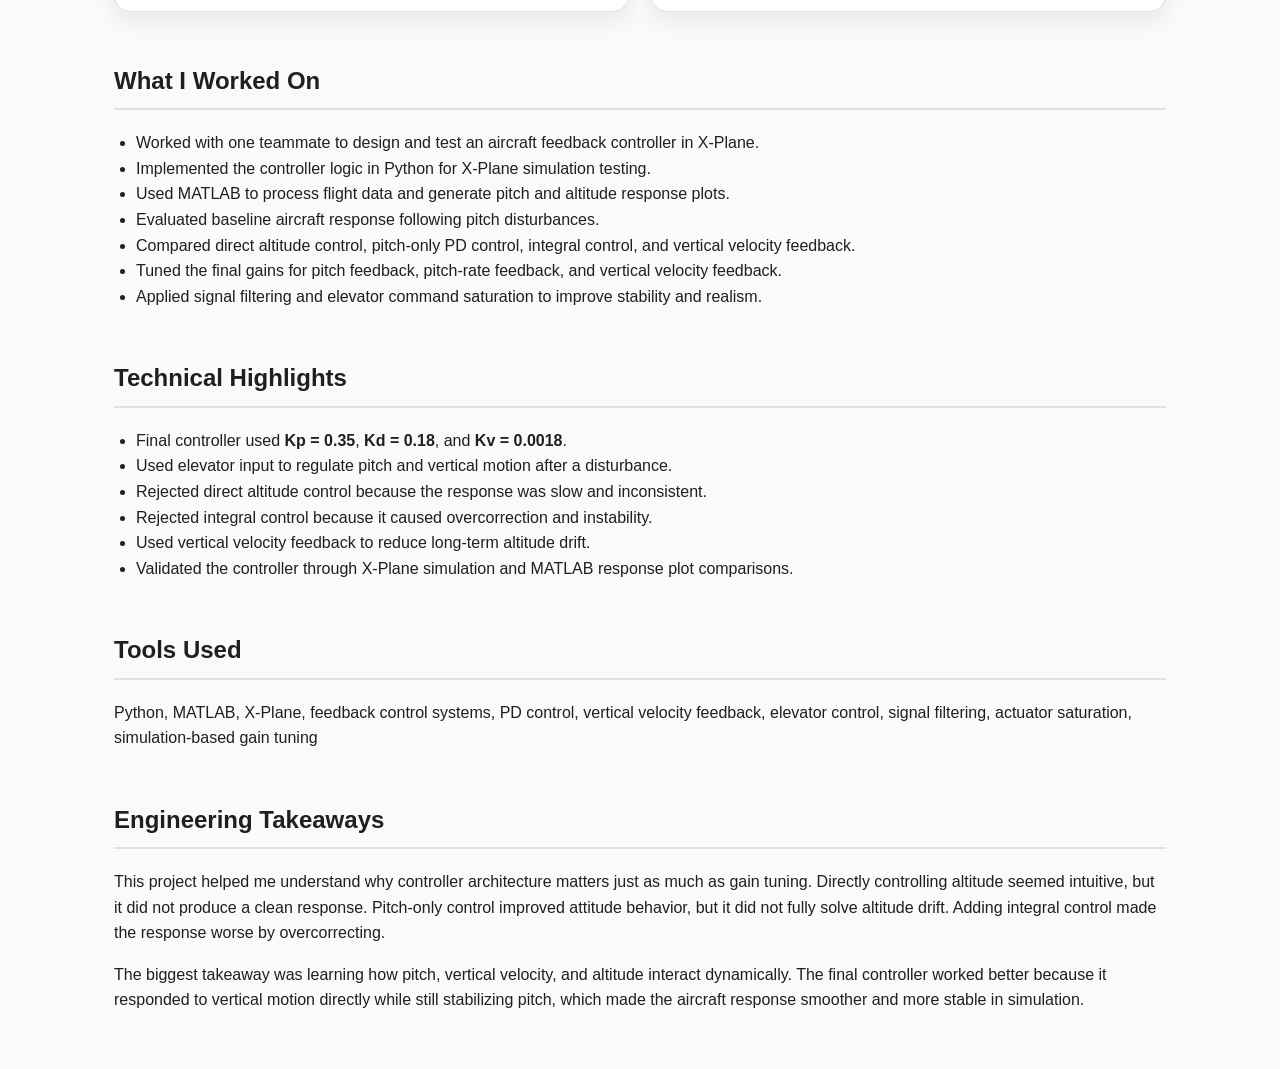
<file: projects/feedback-control.html>
<!DOCTYPE html>
<html lang="en">
<head>
    <meta charset="UTF-8">
    <meta name="viewport" content="width=device-width, initial-scale=1.0">
    <title>Aircraft Feedback Control | Nickolas Yanez</title>
    <link rel="stylesheet" href="../style.css">
</head>

<body>
    <main>
        <section class="project-hero">
            <p class="back-link"><a href="../index.html">← Back to Portfolio</a></p>
            <p class="eyebrow">CONTROL SYSTEMS</p>
            <h1>Aircraft Feedback Control</h1>
            <p class="project-subtitle">
                “Skyhawk Stabilizer” feedback controller for pitch recovery and altitude regulation in X-Plane.
            </p>
        </section>

        <section>
            <h2>Overview</h2>
            <p>
                This project was completed for Feedback Control Systems with one other student. The goal was to design and implement a feedback controller that could recover a Cessna-style aircraft from a pitch disturbance in X-Plane while reducing long-term altitude drift.
            </p>

            <p>
                The aircraft did not naturally return to steady flight after a pitch impulse. Without control, the pitch response deviated significantly and the altitude continued to drift. We tested multiple control strategies before selecting a final architecture that combined pitch PD control with vertical velocity feedback.
            </p>

            <div class="project-callout">
                <h3>Engineering Goal</h3>
                <p>
                    Design a controller that uses elevator input to recover from a pitch impulse, regulate vertical motion, and bring the aircraft back toward stable flight.
                </p>
            </div>
        </section>

        <section>
            <h2>Control Problem</h2>
            <p>
                A pitch disturbance affects more than pitch angle. It changes vertical velocity, which then changes altitude over time. A controller that only corrects pitch can make the attitude response look better while still allowing the aircraft to drift vertically.
            </p>

            <p>
                That made the project a real feedback design problem. The controller needed to reject the disturbance quickly, but not so aggressively that it caused oscillation, overcorrection, or unrealistic elevator commands.
            </p>
        </section>

        <section>
            <h2>Baseline Flight Behavior</h2>
            <p>
                The baseline case showed why a controller was needed. After the pitch impulse, the aircraft response was not naturally stable. The pitch reached a much larger peak response, and the altitude continued drifting instead of returning cleanly toward steady flight.
            </p>

            <div class="video-frame landscape-video">
                <video class="project-video" controls muted playsinline>
                    <source src="images/feedback_control/baseline_demo.mp4" type="video/mp4">
                    Your browser does not support the video tag.
                </video>
            </div>

            <p class="image-caption">
                Baseline X-Plane flight behavior before the final controller, showing the aircraft response after a pitch disturbance.
            </p>

            <div class="image-row">
                <div class="image-card">
                    <img
                        src="images/feedback_control/baseline_pitch.png"
                        alt="Baseline aircraft pitch response after a pitch impulse"
                        class="project-image">

                    <p class="image-caption">
                        Baseline pitch response after the impulse, with a peak response of about 16.93 degrees.
                    </p>
                </div>

                <div class="image-card">
                    <img
                        src="images/feedback_control/baseline_alt.png"
                        alt="Baseline aircraft altitude response showing continued altitude drift"
                        class="project-image">

                    <p class="image-caption">
                        Baseline altitude response showing continued drift after the pitch disturbance.
                    </p>
                </div>
            </div>
        </section>

        <section>
            <h2>Design Process</h2>
            <p>
                We did not jump straight to the final controller. We tested several strategies and used the failures to guide the final design. Direct altitude control was slow and difficult to tune. Pitch-only PD control improved pitch recovery, but altitude still drifted. Integral control was added to reduce steady-state error, but it caused instability and overcorrection.
            </p>

            <p>
                The final design used pitch PD control plus vertical velocity feedback. That gave the controller a way to respond to altitude trends earlier, instead of only reacting after the aircraft had already drifted away.
            </p>

            <div class="project-grid">
                <div class="project">
                    <h3>Direct Altitude Control</h3>
                    <p>
                        Tried using altitude error to drive elevator input, but the response was slow, inconsistent, and difficult to tune.
                    </p>
                    <p class="project-tags">Rejected Strategy</p>
                </div>

                <div class="project">
                    <h3>Pitch-Only PD Control</h3>
                    <p>
                        Improved pitch stabilization after the impulse, but altitude still drifted over time.
                    </p>
                    <p class="project-tags">Partial Success</p>
                </div>

                <div class="project">
                    <h3>Integral Control</h3>
                    <p>
                        Attempted to remove steady-state error, but the response became overly aggressive and unstable.
                    </p>
                    <p class="project-tags">Rejected Strategy</p>
                </div>

                <div class="project">
                    <h3>Vertical Velocity Feedback</h3>
                    <p>
                        Improved altitude behavior by reducing long-term drift and responding to vertical motion directly.
                    </p>
                    <p class="project-tags">Final Design Feature</p>
                </div>
            </div>
        </section>

        <section>
            <h2>Final Control Architecture</h2>
            <p>
                The final controller used pitch feedback, pitch-rate feedback, and vertical velocity feedback. The controller was implemented in Python to interface with X-Plane, while MATLAB was used to process flight data and generate the pitch and altitude response plots.
            </p>

            <p>
                The final gains were <strong>Kp = 0.35</strong>, <strong>Kd = 0.18</strong>, and <strong>Kv = 0.0018</strong>. The design also used filtered feedback signals and elevator command saturation so the controller would behave more realistically in simulation.
            </p>

            <div class="single-image diagram-image">
                <img
                    src="images/feedback_control/control_diagram.png"
                    alt="Block diagram for the Skyhawk Stabilizer feedback controller"
                    class="project-image">

                <p class="image-caption">
                    Final feedback control architecture showing pitch proportional control, pitch-rate damping, vertical velocity feedback, and elevator input to the aircraft dynamics.
                </p>
            </div>

            <div class="image-card">
                <table>
                    <thead>
                        <tr>
                            <th>Controller Term</th>
                            <th>Gain</th>
                            <th>Purpose</th>
                        </tr>
                    </thead>
                    <tbody>
                        <tr>
                            <td>Pitch proportional feedback</td>
                            <td>Kp = 0.35</td>
                            <td>Corrects pitch error after the disturbance.</td>
                        </tr>
                        <tr>
                            <td>Pitch-rate derivative feedback</td>
                            <td>Kd = 0.18</td>
                            <td>Reduces aggressive motion and improves damping.</td>
                        </tr>
                        <tr>
                            <td>Vertical velocity feedback</td>
                            <td>Kv = 0.0018</td>
                            <td>Reduces long-term altitude drift by responding to vertical motion.</td>
                        </tr>
                    </tbody>
                </table>
            </div>

            <p class="image-caption">
                Final controller gain summary for the pitch PD and vertical velocity feedback architecture.
            </p>
        </section>

        <section>
            <h2>Controlled Flight Test</h2>
            <p>
                The controlled flight test showed the final controller responding to the pitch disturbance and bringing the aircraft back toward a more stable condition. This video is useful because it shows the controller working in the actual X-Plane simulation environment, not just in a plot.
            </p>

            <div class="video-frame landscape-video">
                <video class="project-video" controls muted playsinline>
                    <source src="images/feedback_control/control_demo.mp4" type="video/mp4">
                    Your browser does not support the video tag.
                </video>
            </div>

            <p class="image-caption">
                Controlled X-Plane flight behavior after implementing the pitch PD and vertical velocity feedback controller.
            </p>
        </section>

        <section>
            <h2>Results</h2>
            <p>
                The final controller improved the aircraft response compared to the baseline. The controlled pitch response recovered more cleanly after the impulse, and the altitude response showed reduced long-term drift compared to the uncontrolled case.
            </p>

            <p>
                The final design was not chosen because it worked in one isolated test. It came from comparing multiple controller architectures and selecting the one that best balanced pitch recovery, altitude regulation, smoothness, and stability.
            </p>

            <div class="image-row">
                <div class="image-card">
                    <img
                        src="images/feedback_control/control_pitch.png"
                        alt="Controlled aircraft pitch response after pitch impulse"
                        class="project-image">

                    <p class="image-caption">
                        Controlled pitch response showing recovery after the impulse and convergence toward the settling band.
                    </p>
                </div>

                <div class="image-card">
                    <img
                        src="images/feedback_control/control_alt.png"
                        alt="Controlled aircraft altitude response after pitch impulse"
                        class="project-image">

                    <p class="image-caption">
                        Controlled altitude response showing reduced drift after adding vertical velocity feedback.
                    </p>
                </div>
            </div>
        </section>

        <section>
            <h2>What I Worked On</h2>
            <ul>
                <li>Worked with one teammate to design and test an aircraft feedback controller in X-Plane.</li>
                <li>Implemented the controller logic in Python for X-Plane simulation testing.</li>
                <li>Used MATLAB to process flight data and generate pitch and altitude response plots.</li>
                <li>Evaluated baseline aircraft response following pitch disturbances.</li>
                <li>Compared direct altitude control, pitch-only PD control, integral control, and vertical velocity feedback.</li>
                <li>Tuned the final gains for pitch feedback, pitch-rate feedback, and vertical velocity feedback.</li>
                <li>Applied signal filtering and elevator command saturation to improve stability and realism.</li>
            </ul>
        </section>

        <section>
            <h2>Technical Highlights</h2>
            <ul>
                <li>Final controller used <strong>Kp = 0.35</strong>, <strong>Kd = 0.18</strong>, and <strong>Kv = 0.0018</strong>.</li>
                <li>Used elevator input to regulate pitch and vertical motion after a disturbance.</li>
                <li>Rejected direct altitude control because the response was slow and inconsistent.</li>
                <li>Rejected integral control because it caused overcorrection and instability.</li>
                <li>Used vertical velocity feedback to reduce long-term altitude drift.</li>
                <li>Validated the controller through X-Plane simulation and MATLAB response plot comparisons.</li>
            </ul>
        </section>

        <section>
            <h2>Tools Used</h2>
            <p>
                Python, MATLAB, X-Plane, feedback control systems, PD control, vertical velocity feedback, elevator control, signal filtering, actuator saturation, simulation-based gain tuning
            </p>
        </section>

        <section>
            <h2>Engineering Takeaways</h2>
            <p>
                This project helped me understand why controller architecture matters just as much as gain tuning. Directly controlling altitude seemed intuitive, but it did not produce a clean response. Pitch-only control improved attitude behavior, but it did not fully solve altitude drift. Adding integral control made the response worse by overcorrecting.
            </p>

            <p>
                The biggest takeaway was learning how pitch, vertical velocity, and altitude interact dynamically. The final controller worked better because it responded to vertical motion directly while still stabilizing pitch, which made the aircraft response smoother and more stable in simulation.
            </p>
        </section>
    </main>
</body>
</html>
</file>
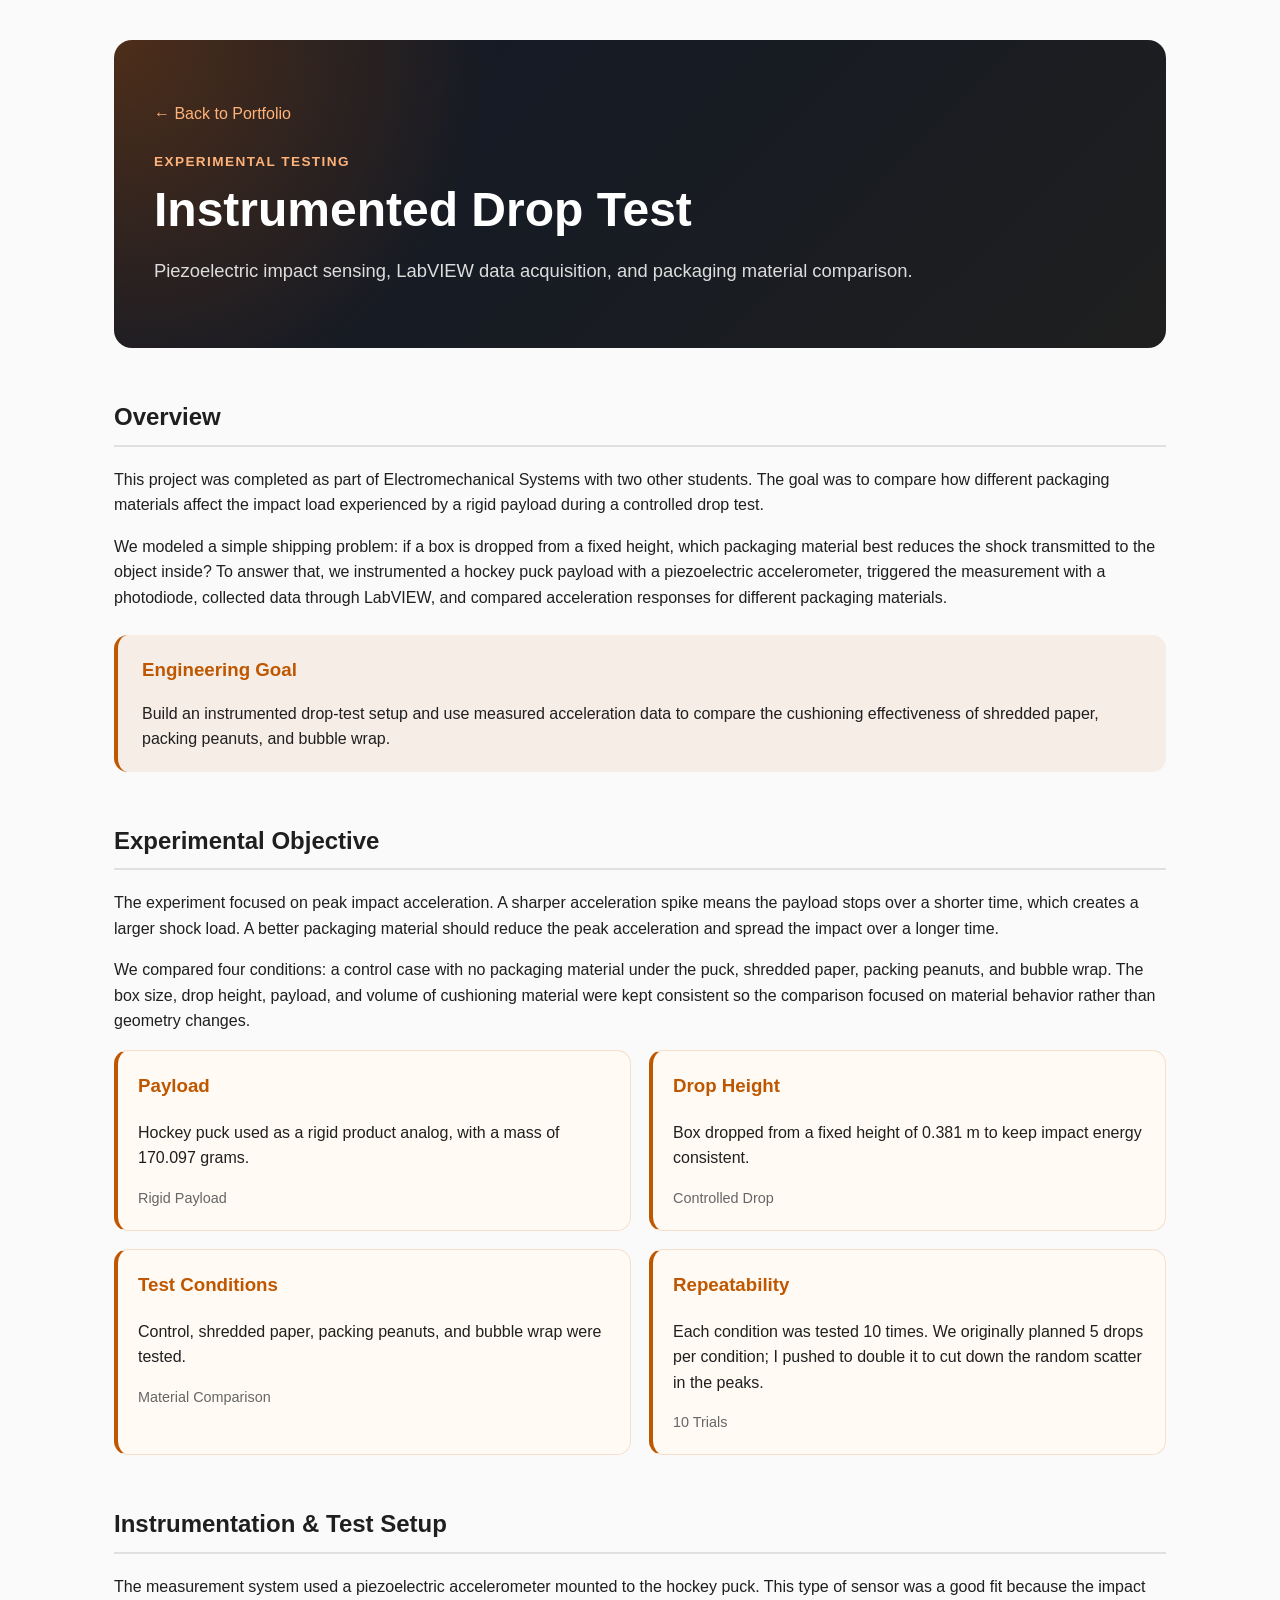
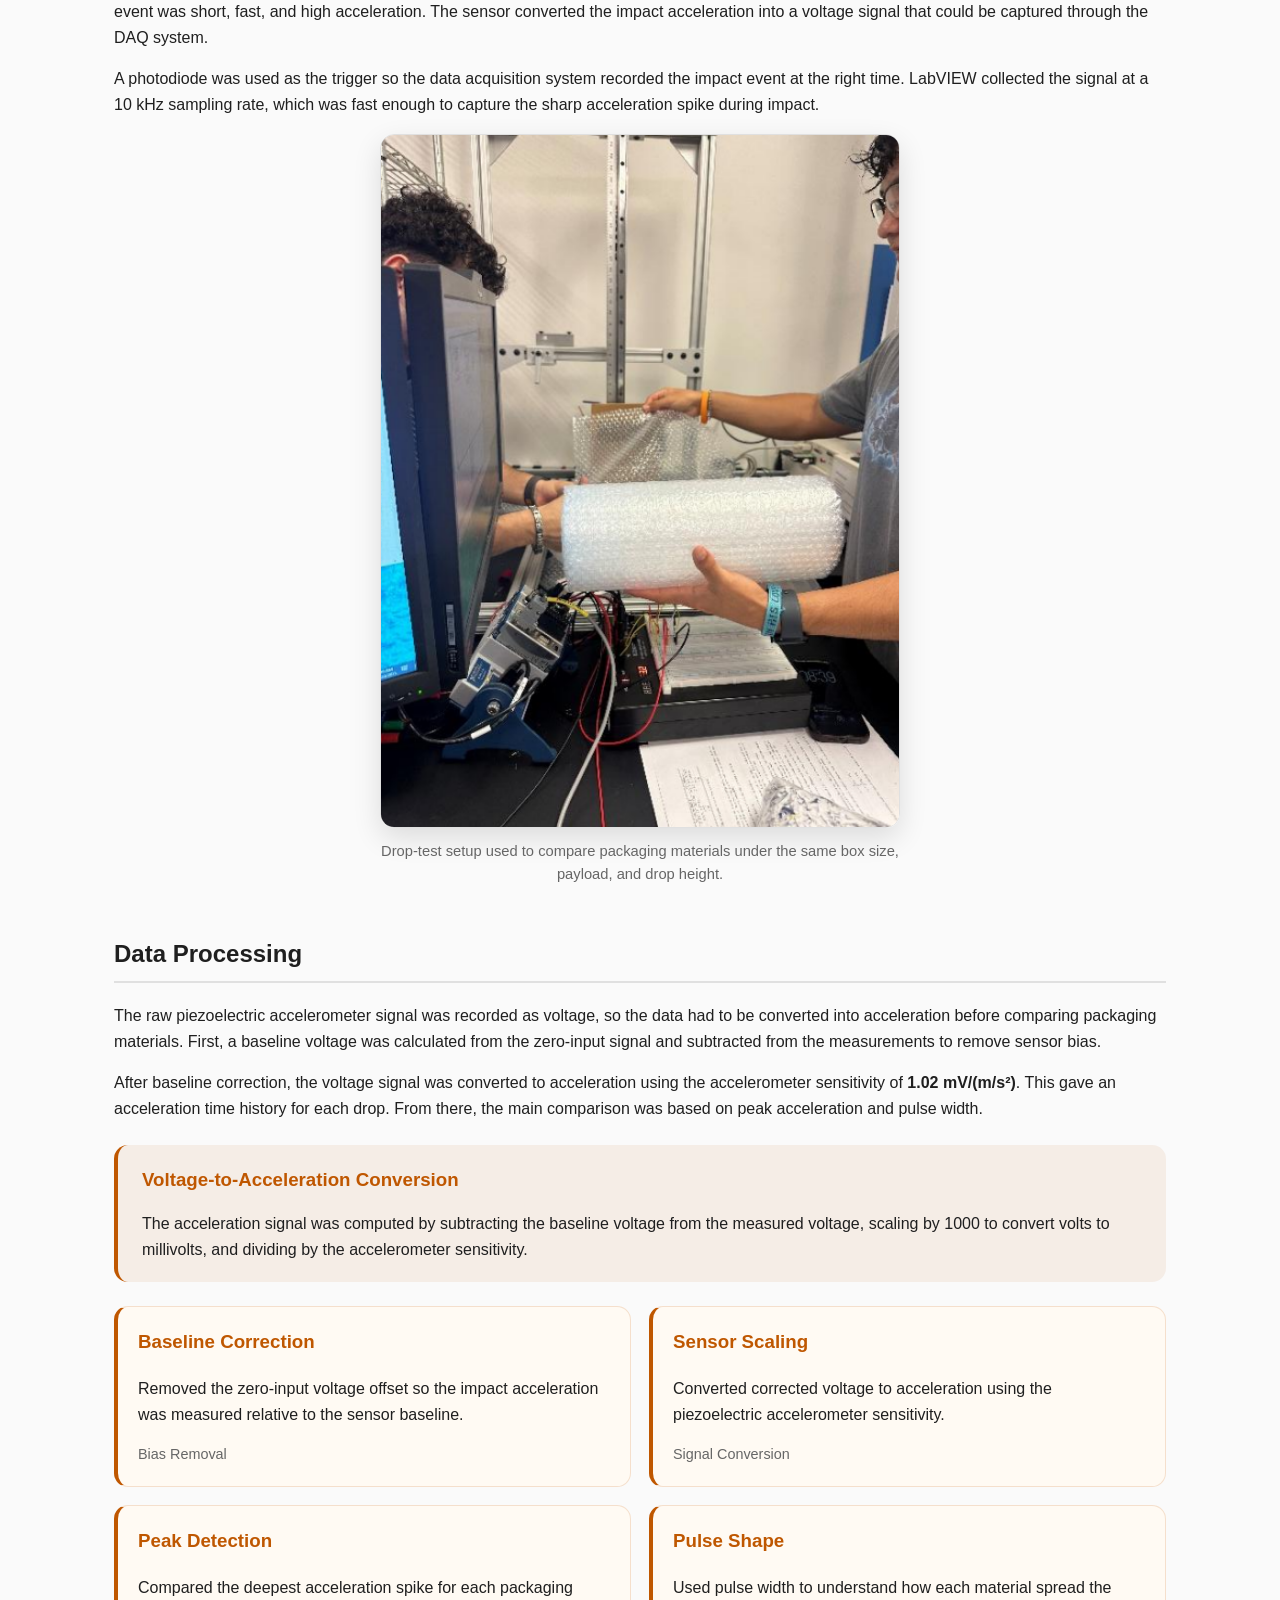
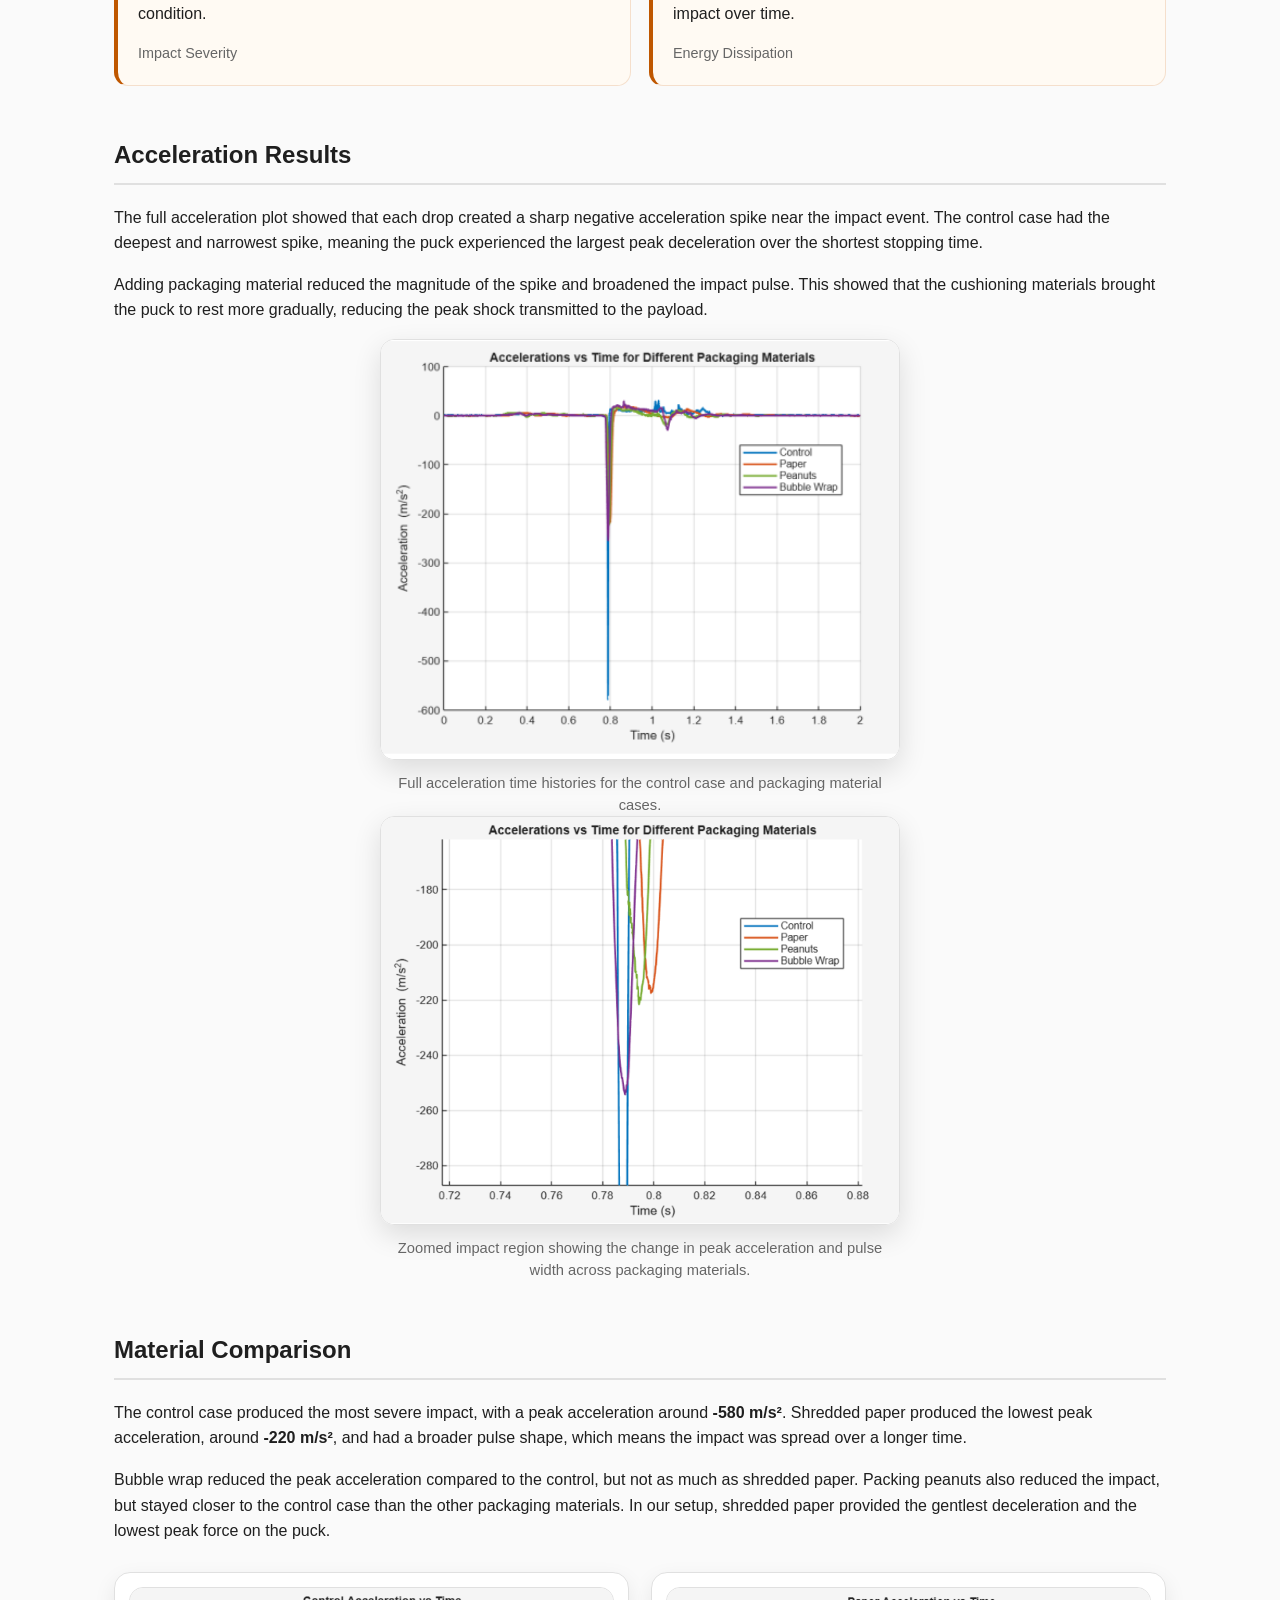
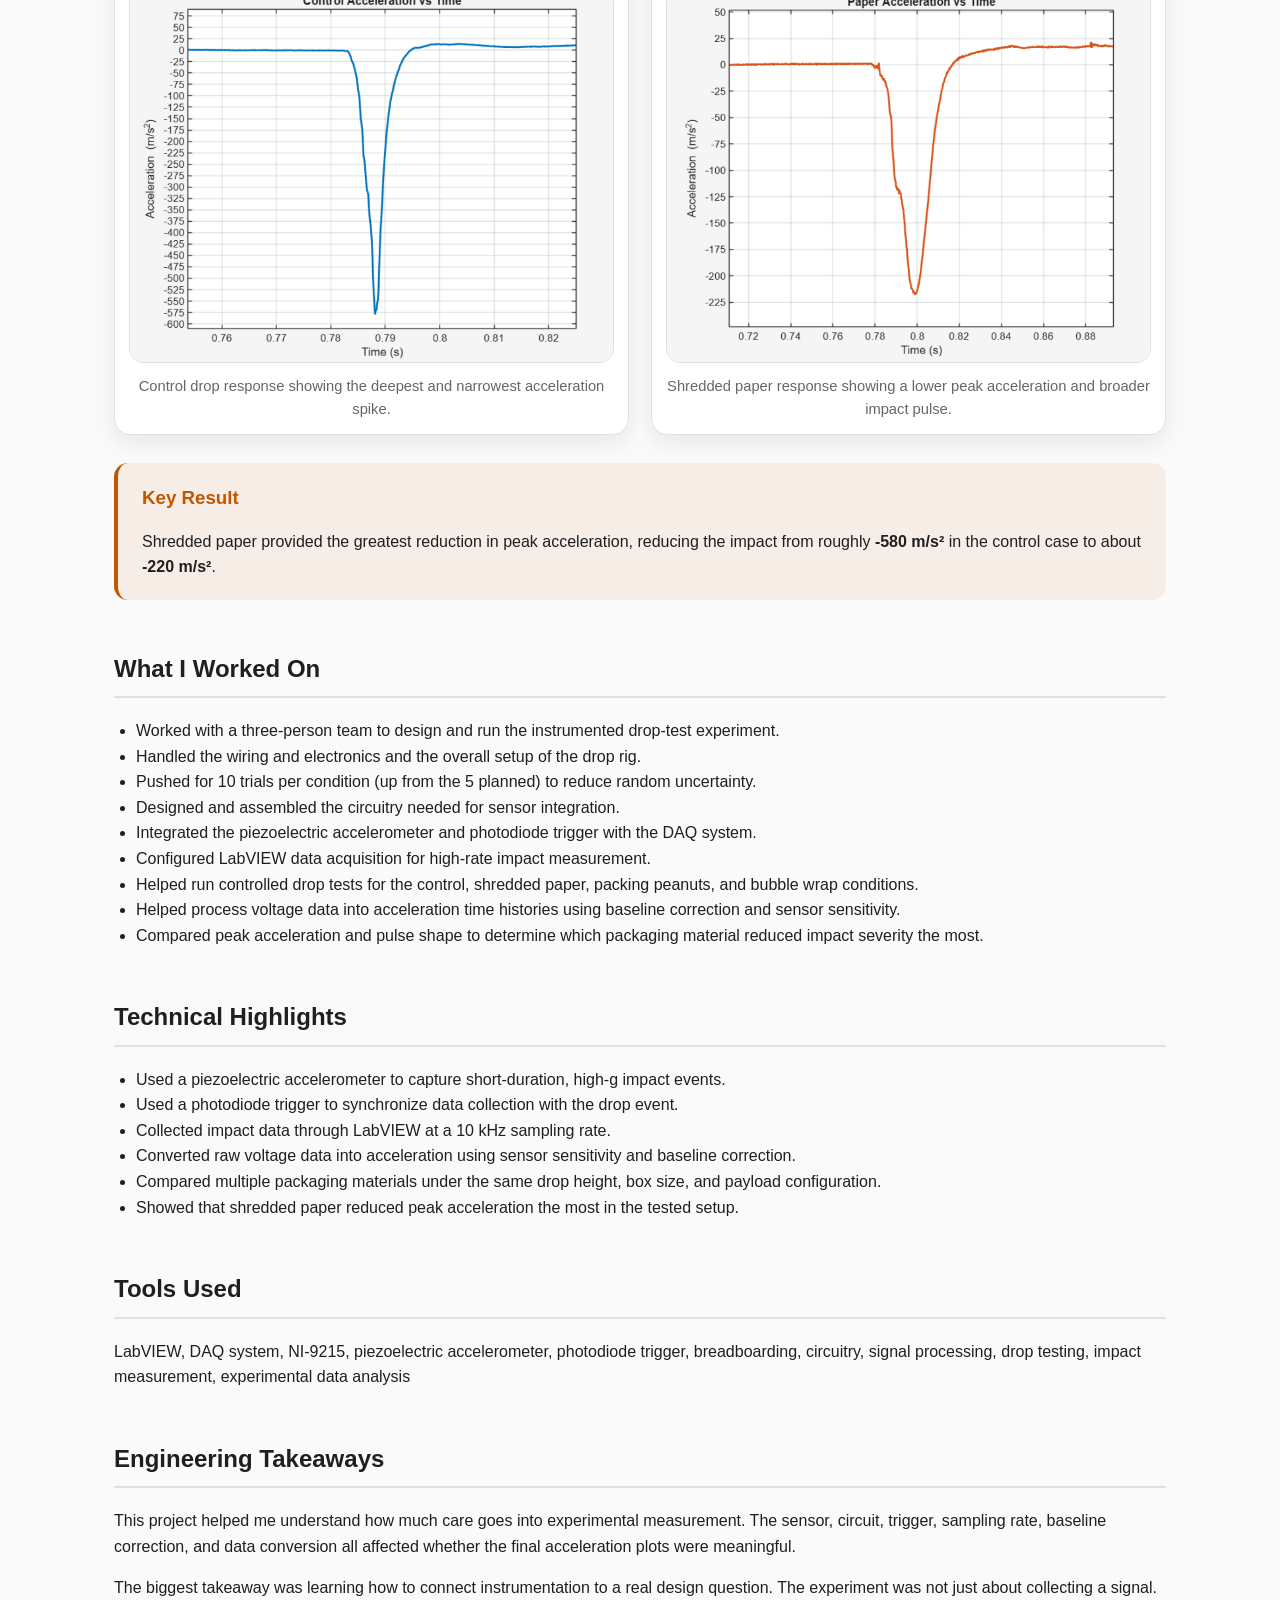
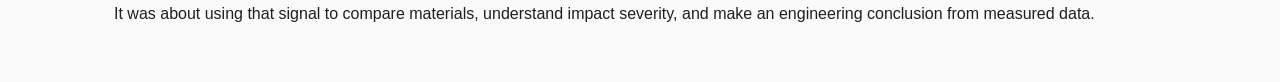
<file: projects/impact-measurement.html>
<!DOCTYPE html>
<html lang="en">
<head>
    <meta charset="UTF-8">
    <meta name="viewport" content="width=device-width, initial-scale=1.0">
    <title>Instrumented Drop Test | Nickolas Yanez</title>
    <link rel="stylesheet" href="../style.css">
</head>

<body>
    <main>
        <section class="project-hero">
            <p class="back-link"><a href="../index.html">← Back to Portfolio</a></p>
            <p class="eyebrow">EXPERIMENTAL TESTING</p>
            <h1>Instrumented Drop Test</h1>
            <p class="project-subtitle">
                Piezoelectric impact sensing, LabVIEW data acquisition, and packaging material comparison.
            </p>
        </section>

        <section>
            <h2>Overview</h2>
            <p>
                This project was completed as part of Electromechanical Systems with two other students. The goal was to compare how different packaging materials affect the impact load experienced by a rigid payload during a controlled drop test.
            </p>

            <p>
                We modeled a simple shipping problem: if a box is dropped from a fixed height, which packaging material best reduces the shock transmitted to the object inside? To answer that, we instrumented a hockey puck payload with a piezoelectric accelerometer, triggered the measurement with a photodiode, collected data through LabVIEW, and compared acceleration responses for different packaging materials.
            </p>

            <div class="project-callout">
                <h3>Engineering Goal</h3>
                <p>
                    Build an instrumented drop-test setup and use measured acceleration data to compare the cushioning effectiveness of shredded paper, packing peanuts, and bubble wrap.
                </p>
            </div>
        </section>

        <section>
            <h2>Experimental Objective</h2>
            <p>
                The experiment focused on peak impact acceleration. A sharper acceleration spike means the payload stops over a shorter time, which creates a larger shock load. A better packaging material should reduce the peak acceleration and spread the impact over a longer time.
            </p>

            <p>
                We compared four conditions: a control case with no packaging material under the puck, shredded paper, packing peanuts, and bubble wrap. The box size, drop height, payload, and volume of cushioning material were kept consistent so the comparison focused on material behavior rather than geometry changes.
            </p>

            <div class="project-grid">
                <div class="project">
                    <h3>Payload</h3>
                    <p>
                        Hockey puck used as a rigid product analog, with a mass of 170.097 grams.
                    </p>
                    <p class="project-tags">Rigid Payload</p>
                </div>

                <div class="project">
                    <h3>Drop Height</h3>
                    <p>
                        Box dropped from a fixed height of 0.381 m to keep impact energy consistent.
                    </p>
                    <p class="project-tags">Controlled Drop</p>
                </div>

                <div class="project">
                    <h3>Test Conditions</h3>
                    <p>
                        Control, shredded paper, packing peanuts, and bubble wrap were tested.
                    </p>
                    <p class="project-tags">Material Comparison</p>
                </div>

                <div class="project">
                    <h3>Repeatability</h3>
                    <p>
                        Each condition was tested 10 times. We originally planned 5 drops per condition; I pushed to double it to cut down the random scatter in the peaks.
                    </p>
                    <p class="project-tags">10 Trials</p>
                </div>
            </div>
        </section>

        <section>
            <h2>Instrumentation & Test Setup</h2>
            <p>
                The measurement system used a piezoelectric accelerometer mounted to the hockey puck. This type of sensor was a good fit because the impact event was short, fast, and high acceleration. The sensor converted the impact acceleration into a voltage signal that could be captured through the DAQ system.
            </p>

            <p>
                A photodiode was used as the trigger so the data acquisition system recorded the impact event at the right time. LabVIEW collected the signal at a 10 kHz sampling rate, which was fast enough to capture the sharp acceleration spike during impact.
            </p>

            <div class="single-image diagram-image">
                <img
                    src="images/impact_measurement/setup.png"
                    alt="Drop test setup with packaging material and instrumented box"
                    class="project-image">

                <p class="image-caption">
                    Drop-test setup used to compare packaging materials under the same box size, payload, and drop height.
                </p>
            </div>
        </section>

        <section>
            <h2>Data Processing</h2>
            <p>
                The raw piezoelectric accelerometer signal was recorded as voltage, so the data had to be converted into acceleration before comparing packaging materials. First, a baseline voltage was calculated from the zero-input signal and subtracted from the measurements to remove sensor bias.
            </p>

            <p>
                After baseline correction, the voltage signal was converted to acceleration using the accelerometer sensitivity of <strong>1.02 mV/(m/s²)</strong>. This gave an acceleration time history for each drop. From there, the main comparison was based on peak acceleration and pulse width.
            </p>

            <div class="project-callout">
                <h3>Voltage-to-Acceleration Conversion</h3>
                <p>
                    The acceleration signal was computed by subtracting the baseline voltage from the measured voltage, scaling by 1000 to convert volts to millivolts, and dividing by the accelerometer sensitivity.
                </p>
            </div>

            <div class="project-grid">
                <div class="project">
                    <h3>Baseline Correction</h3>
                    <p>
                        Removed the zero-input voltage offset so the impact acceleration was measured relative to the sensor baseline.
                    </p>
                    <p class="project-tags">Bias Removal</p>
                </div>

                <div class="project">
                    <h3>Sensor Scaling</h3>
                    <p>
                        Converted corrected voltage to acceleration using the piezoelectric accelerometer sensitivity.
                    </p>
                    <p class="project-tags">Signal Conversion</p>
                </div>

                <div class="project">
                    <h3>Peak Detection</h3>
                    <p>
                        Compared the deepest acceleration spike for each packaging condition.
                    </p>
                    <p class="project-tags">Impact Severity</p>
                </div>

                <div class="project">
                    <h3>Pulse Shape</h3>
                    <p>
                        Used pulse width to understand how each material spread the impact over time.
                    </p>
                    <p class="project-tags">Energy Dissipation</p>
                </div>
            </div>
        </section>

        <section>
            <h2>Acceleration Results</h2>
            <p>
                The full acceleration plot showed that each drop created a sharp negative acceleration spike near the impact event. The control case had the deepest and narrowest spike, meaning the puck experienced the largest peak deceleration over the shortest stopping time.
            </p>

            <p>
                Adding packaging material reduced the magnitude of the spike and broadened the impact pulse. This showed that the cushioning materials brought the puck to rest more gradually, reducing the peak shock transmitted to the payload.
            </p>

            <div class="single-image diagram-image">
                <img
                    src="images/impact_measurement/acceleration_plot.png"
                    alt="Acceleration versus time for different packaging materials over the full measurement window"
                    class="project-image">

                <p class="image-caption">
                    Full acceleration time histories for the control case and packaging material cases.
                </p>
            </div>

            <div class="single-image diagram-image">
                <img
                    src="images/impact_measurement/zoomed.png"
                    alt="Zoomed acceleration versus time near impact peak for different packaging materials"
                    class="project-image">

                <p class="image-caption">
                    Zoomed impact region showing the change in peak acceleration and pulse width across packaging materials.
                </p>
            </div>
        </section>

        <section>
            <h2>Material Comparison</h2>
            <p>
                The control case produced the most severe impact, with a peak acceleration around <strong>-580 m/s²</strong>. Shredded paper produced the lowest peak acceleration, around <strong>-220 m/s²</strong>, and had a broader pulse shape, which means the impact was spread over a longer time.
            </p>

            <p>
                Bubble wrap reduced the peak acceleration compared to the control, but not as much as shredded paper. Packing peanuts also reduced the impact, but stayed closer to the control case than the other packaging materials. In our setup, shredded paper provided the gentlest deceleration and the lowest peak force on the puck.
            </p>

            <div class="image-row">
                <div class="image-card">
                    <img
                        src="images/impact_measurement/control_drop.png"
                        alt="Control acceleration response during drop test"
                        class="project-image">

                    <p class="image-caption">
                        Control drop response showing the deepest and narrowest acceleration spike.
                    </p>
                </div>

                <div class="image-card">
                    <img
                        src="images/impact_measurement/paper_drop.png"
                        alt="Shredded paper acceleration response during drop test"
                        class="project-image">

                    <p class="image-caption">
                        Shredded paper response showing a lower peak acceleration and broader impact pulse.
                    </p>
                </div>
            </div>

            <div class="project-callout">
                <h3>Key Result</h3>
                <p>
                    Shredded paper provided the greatest reduction in peak acceleration, reducing the impact from roughly <strong>-580 m/s²</strong> in the control case to about <strong>-220 m/s²</strong>.
                </p>
            </div>
        </section>

        <section>
            <h2>What I Worked On</h2>
            <ul>
                <li>Worked with a three-person team to design and run the instrumented drop-test experiment.</li>
                <li>Handled the wiring and electronics and the overall setup of the drop rig.</li>
                <li>Pushed for 10 trials per condition (up from the 5 planned) to reduce random uncertainty.</li>
                <li>Designed and assembled the circuitry needed for sensor integration.</li>
                <li>Integrated the piezoelectric accelerometer and photodiode trigger with the DAQ system.</li>
                <li>Configured LabVIEW data acquisition for high-rate impact measurement.</li>
                <li>Helped run controlled drop tests for the control, shredded paper, packing peanuts, and bubble wrap conditions.</li>
                <li>Helped process voltage data into acceleration time histories using baseline correction and sensor sensitivity.</li>
                <li>Compared peak acceleration and pulse shape to determine which packaging material reduced impact severity the most.</li>
            </ul>
        </section>

        <section>
            <h2>Technical Highlights</h2>
            <ul>
                <li>Used a piezoelectric accelerometer to capture short-duration, high-g impact events.</li>
                <li>Used a photodiode trigger to synchronize data collection with the drop event.</li>
                <li>Collected impact data through LabVIEW at a 10 kHz sampling rate.</li>
                <li>Converted raw voltage data into acceleration using sensor sensitivity and baseline correction.</li>
                <li>Compared multiple packaging materials under the same drop height, box size, and payload configuration.</li>
                <li>Showed that shredded paper reduced peak acceleration the most in the tested setup.</li>
            </ul>
        </section>

        <section>
            <h2>Tools Used</h2>
            <p>
                LabVIEW, DAQ system, NI-9215, piezoelectric accelerometer, photodiode trigger, breadboarding, circuitry, signal processing, drop testing, impact measurement, experimental data analysis
            </p>
        </section>

        <section>
            <h2>Engineering Takeaways</h2>
            <p>
                This project helped me understand how much care goes into experimental measurement. The sensor, circuit, trigger, sampling rate, baseline correction, and data conversion all affected whether the final acceleration plots were meaningful.
            </p>

            <p>
                The biggest takeaway was learning how to connect instrumentation to a real design question. The experiment was not just about collecting a signal. It was about using that signal to compare materials, understand impact severity, and make an engineering conclusion from measured data.
            </p>
        </section>
    </main>
</body>
</html>
</file>
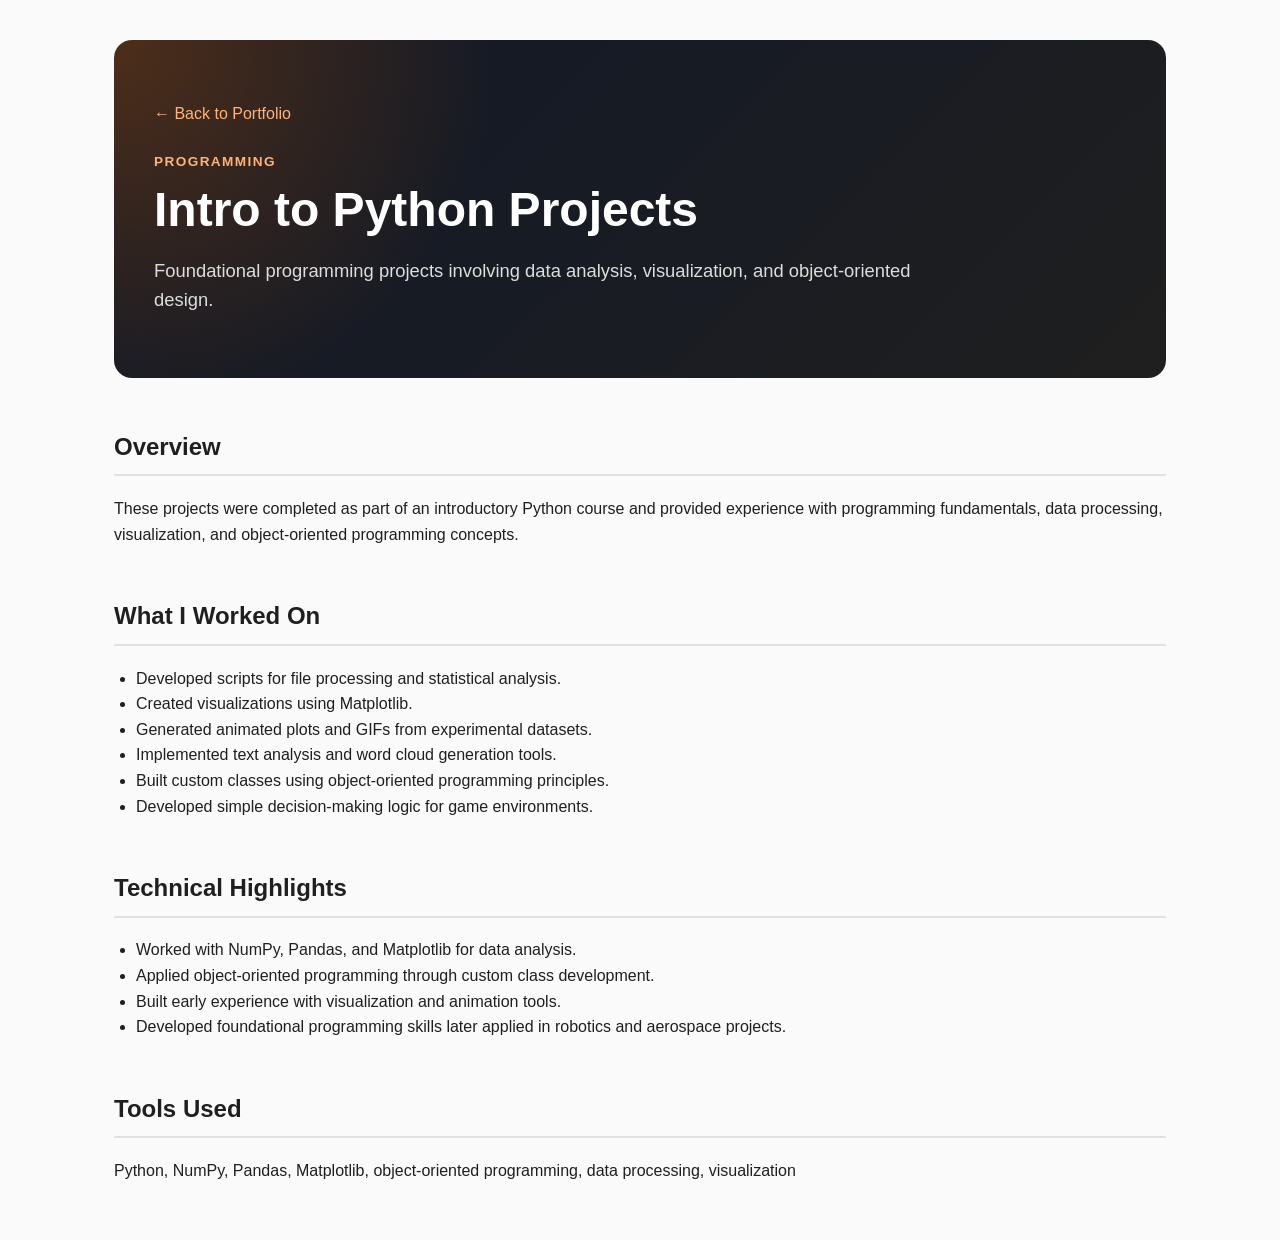
<file: projects/python-projects.html>
<!DOCTYPE html>
<html lang="en">
<head>
    <meta charset="UTF-8">
    <meta name="viewport" content="width=device-width, initial-scale=1.0">
    <title>Intro to Python Projects | Nickolas Yanez</title>
    <link rel="stylesheet" href="../style.css">
</head>

<body>
    <main>
    <section class="project-hero">
        <p class="back-link"><a href="../index.html">← Back to Portfolio</a></p>
        <p class="eyebrow">PROGRAMMING</p>
        <h1>Intro to Python Projects</h1>
        <p class="project-subtitle">Foundational programming projects involving data analysis, visualization, and object-oriented design.</p>
    </section>

    <h2>Overview</h2>
        <p>
            These projects were completed as part of an introductory Python course and provided experience with programming fundamentals, data processing, visualization, and object-oriented programming concepts.
        </p>

        <h2>What I Worked On</h2>
        <ul>
            <li>Developed scripts for file processing and statistical analysis.</li>
            <li>Created visualizations using Matplotlib.</li>
            <li>Generated animated plots and GIFs from experimental datasets.</li>
            <li>Implemented text analysis and word cloud generation tools.</li>
            <li>Built custom classes using object-oriented programming principles.</li>
            <li>Developed simple decision-making logic for game environments.</li>
        </ul>

        <h2>Technical Highlights</h2>
        <ul>
            <li>Worked with NumPy, Pandas, and Matplotlib for data analysis.</li>
            <li>Applied object-oriented programming through custom class development.</li>
            <li>Built early experience with visualization and animation tools.</li>
            <li>Developed foundational programming skills later applied in robotics and aerospace projects.</li>
        </ul>

        <h2>Tools Used</h2>
        <p>
            Python, NumPy, Pandas, Matplotlib, object-oriented programming, data processing, visualization
        </p>
    </main>
</body>
</html>
</file>
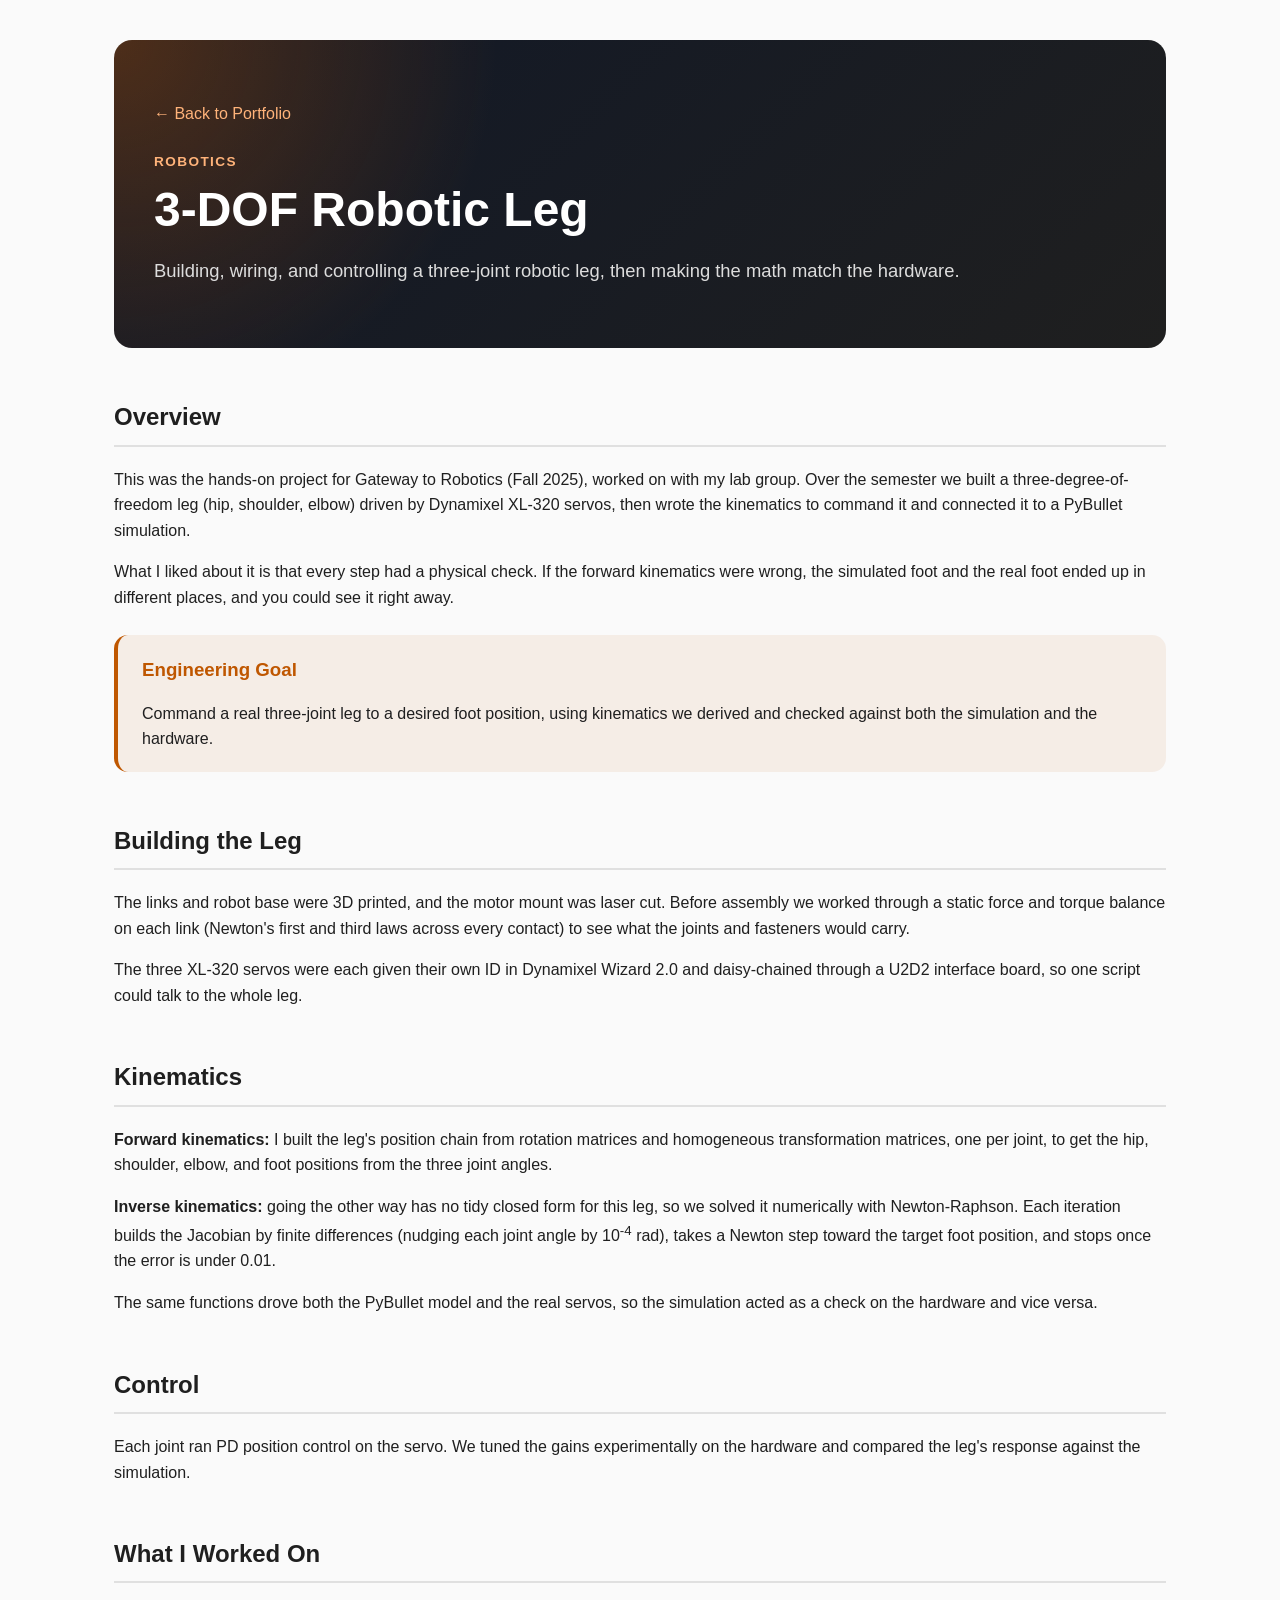
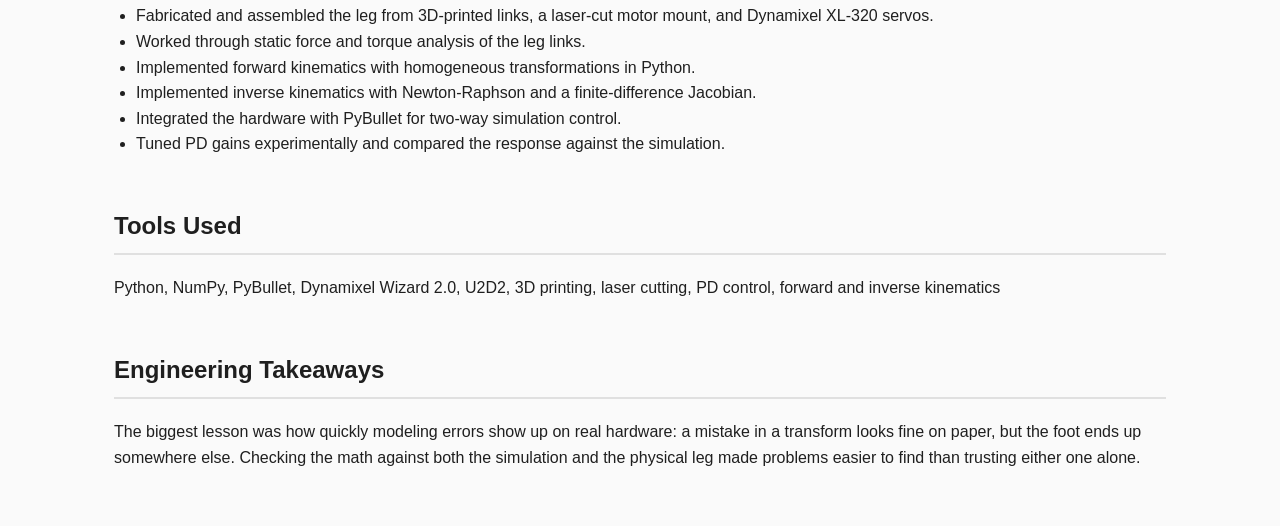
<file: projects/robotic-leg.html>
<!DOCTYPE html>
<html lang="en">
<head>
    <meta charset="UTF-8">
    <meta name="viewport" content="width=device-width, initial-scale=1.0">
    <title>Robotic Leg | Nickolas Yanez</title>
    <link rel="stylesheet" href="../style.css">
</head>

<body>
    <main>
        <section class="project-hero">
            <p class="back-link"><a href="../index.html">← Back to Portfolio</a></p>
            <p class="eyebrow">ROBOTICS</p>
            <h1>3-DOF Robotic Leg</h1>
            <p class="project-subtitle">Building, wiring, and controlling a three-joint robotic leg, then making the math match the hardware.</p>
        </section>

        <section>
            <h2>Overview</h2>
            <p>
                This was the hands-on project for Gateway to Robotics (Fall 2025), worked on with my lab group. Over the semester we built a three-degree-of-freedom leg (hip, shoulder, elbow) driven by Dynamixel XL-320 servos, then wrote the kinematics to command it and connected it to a PyBullet simulation.
            </p>
            <p>
                What I liked about it is that every step had a physical check. If the forward kinematics were wrong, the simulated foot and the real foot ended up in different places, and you could see it right away.
            </p>
            <div class="project-callout">
                <h3>Engineering Goal</h3>
                <p>
                    Command a real three-joint leg to a desired foot position, using kinematics we derived and checked against both the simulation and the hardware.
                </p>
            </div>
        </section>

        <section>
            <h2>Building the Leg</h2>
            <p>
                The links and robot base were 3D printed, and the motor mount was laser cut. Before assembly we worked through a static force and torque balance on each link (Newton's first and third laws across every contact) to see what the joints and fasteners would carry.
            </p>
            <p>
                The three XL-320 servos were each given their own ID in Dynamixel Wizard 2.0 and daisy-chained through a U2D2 interface board, so one script could talk to the whole leg.
            </p>
        </section>

        <section>
            <h2>Kinematics</h2>
            <p>
                <strong>Forward kinematics:</strong> I built the leg's position chain from rotation matrices and homogeneous transformation matrices, one per joint, to get the hip, shoulder, elbow, and foot positions from the three joint angles.
            </p>
            <p>
                <strong>Inverse kinematics:</strong> going the other way has no tidy closed form for this leg, so we solved it numerically with Newton-Raphson. Each iteration builds the Jacobian by finite differences (nudging each joint angle by 10<sup>-4</sup> rad), takes a Newton step toward the target foot position, and stops once the error is under 0.01.
            </p>
            <p>
                The same functions drove both the PyBullet model and the real servos, so the simulation acted as a check on the hardware and vice versa.
            </p>
        </section>

        <section>
            <h2>Control</h2>
            <p>
                Each joint ran PD position control on the servo. We tuned the gains experimentally on the hardware and compared the leg's response against the simulation.
            </p>
        </section>

        <section>
            <h2>What I Worked On</h2>
            <ul>
                <li>Fabricated and assembled the leg from 3D-printed links, a laser-cut motor mount, and Dynamixel XL-320 servos.</li>
                <li>Worked through static force and torque analysis of the leg links.</li>
                <li>Implemented forward kinematics with homogeneous transformations in Python.</li>
                <li>Implemented inverse kinematics with Newton-Raphson and a finite-difference Jacobian.</li>
                <li>Integrated the hardware with PyBullet for two-way simulation control.</li>
                <li>Tuned PD gains experimentally and compared the response against the simulation.</li>
            </ul>
        </section>

        <section>
            <h2>Tools Used</h2>
            <p>
                Python, NumPy, PyBullet, Dynamixel Wizard 2.0, U2D2, 3D printing, laser cutting, PD control, forward and inverse kinematics
            </p>
        </section>

        <section>
            <h2>Engineering Takeaways</h2>
            <p>
                The biggest lesson was how quickly modeling errors show up on real hardware: a mistake in a transform looks fine on paper, but the foot ends up somewhere else. Checking the math against both the simulation and the physical leg made problems easier to find than trusting either one alone.
            </p>
        </section>
    </main>
</body>
</html>
</file>
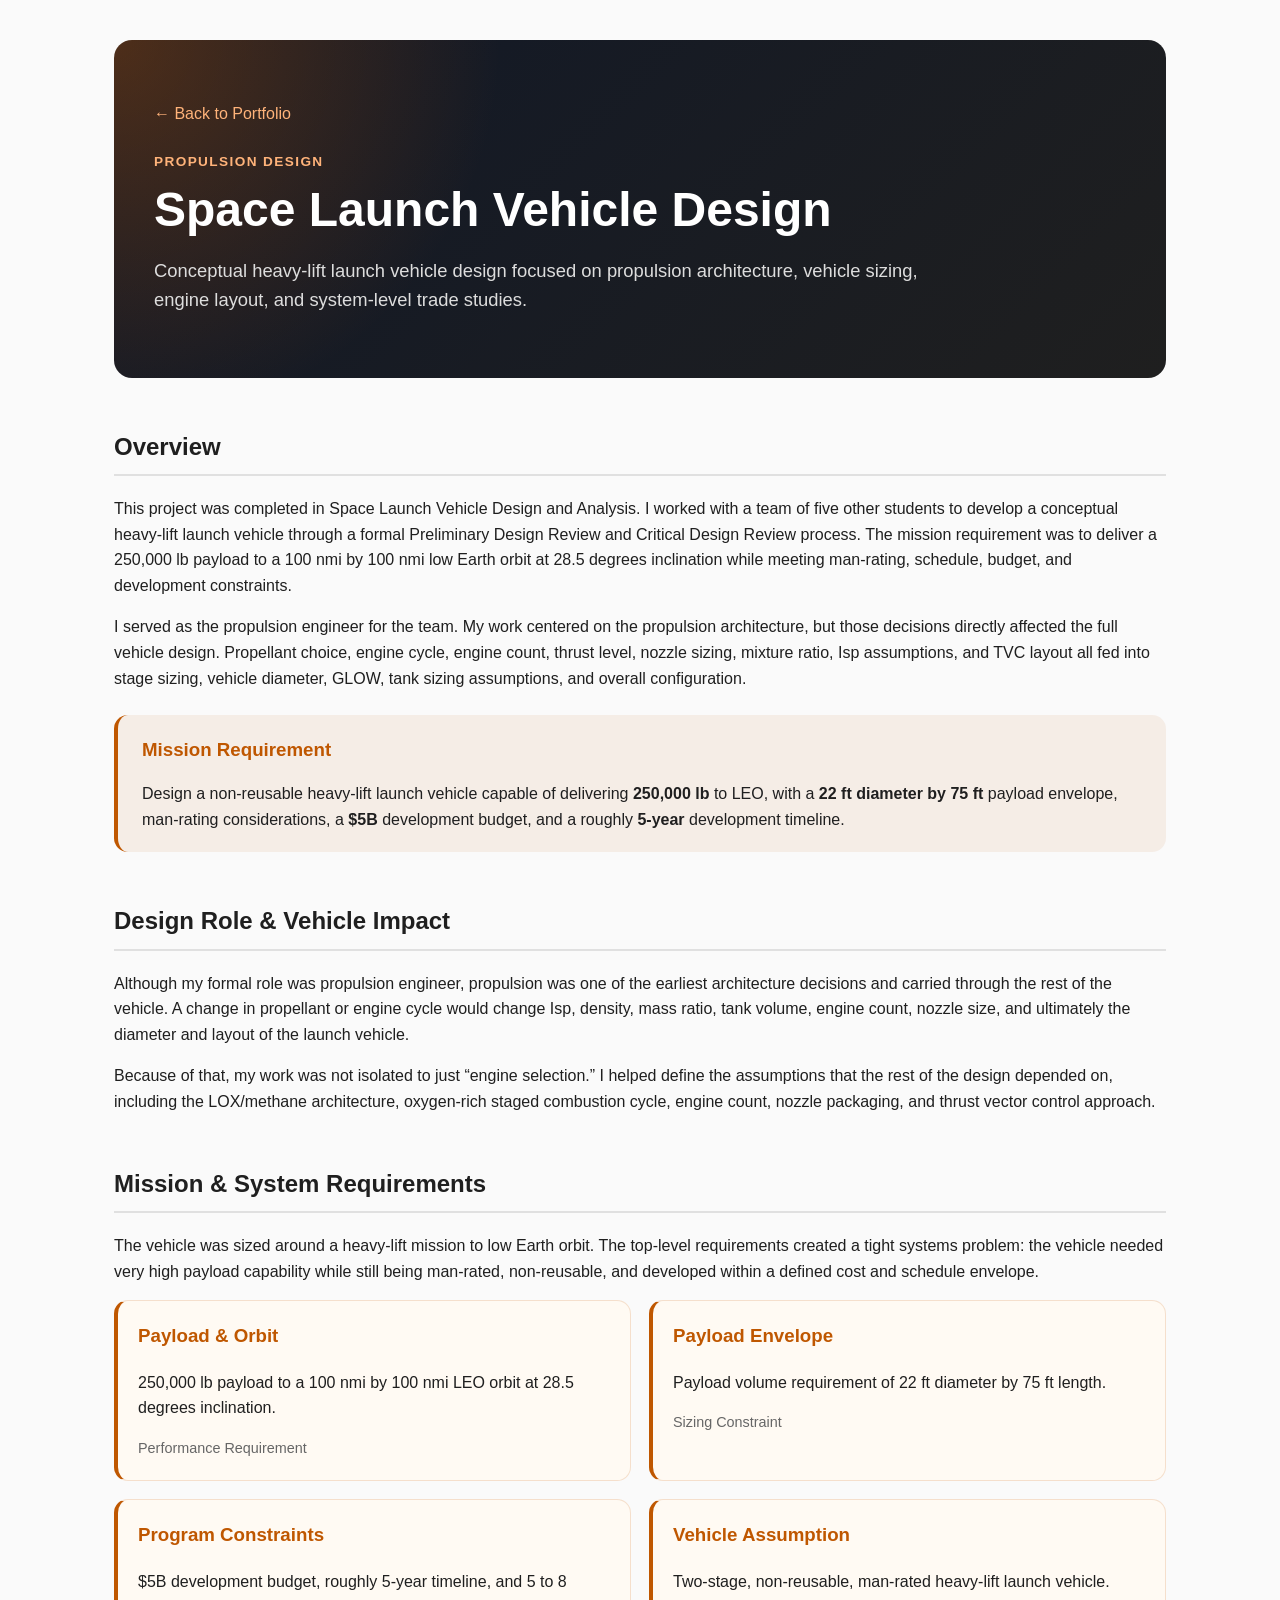
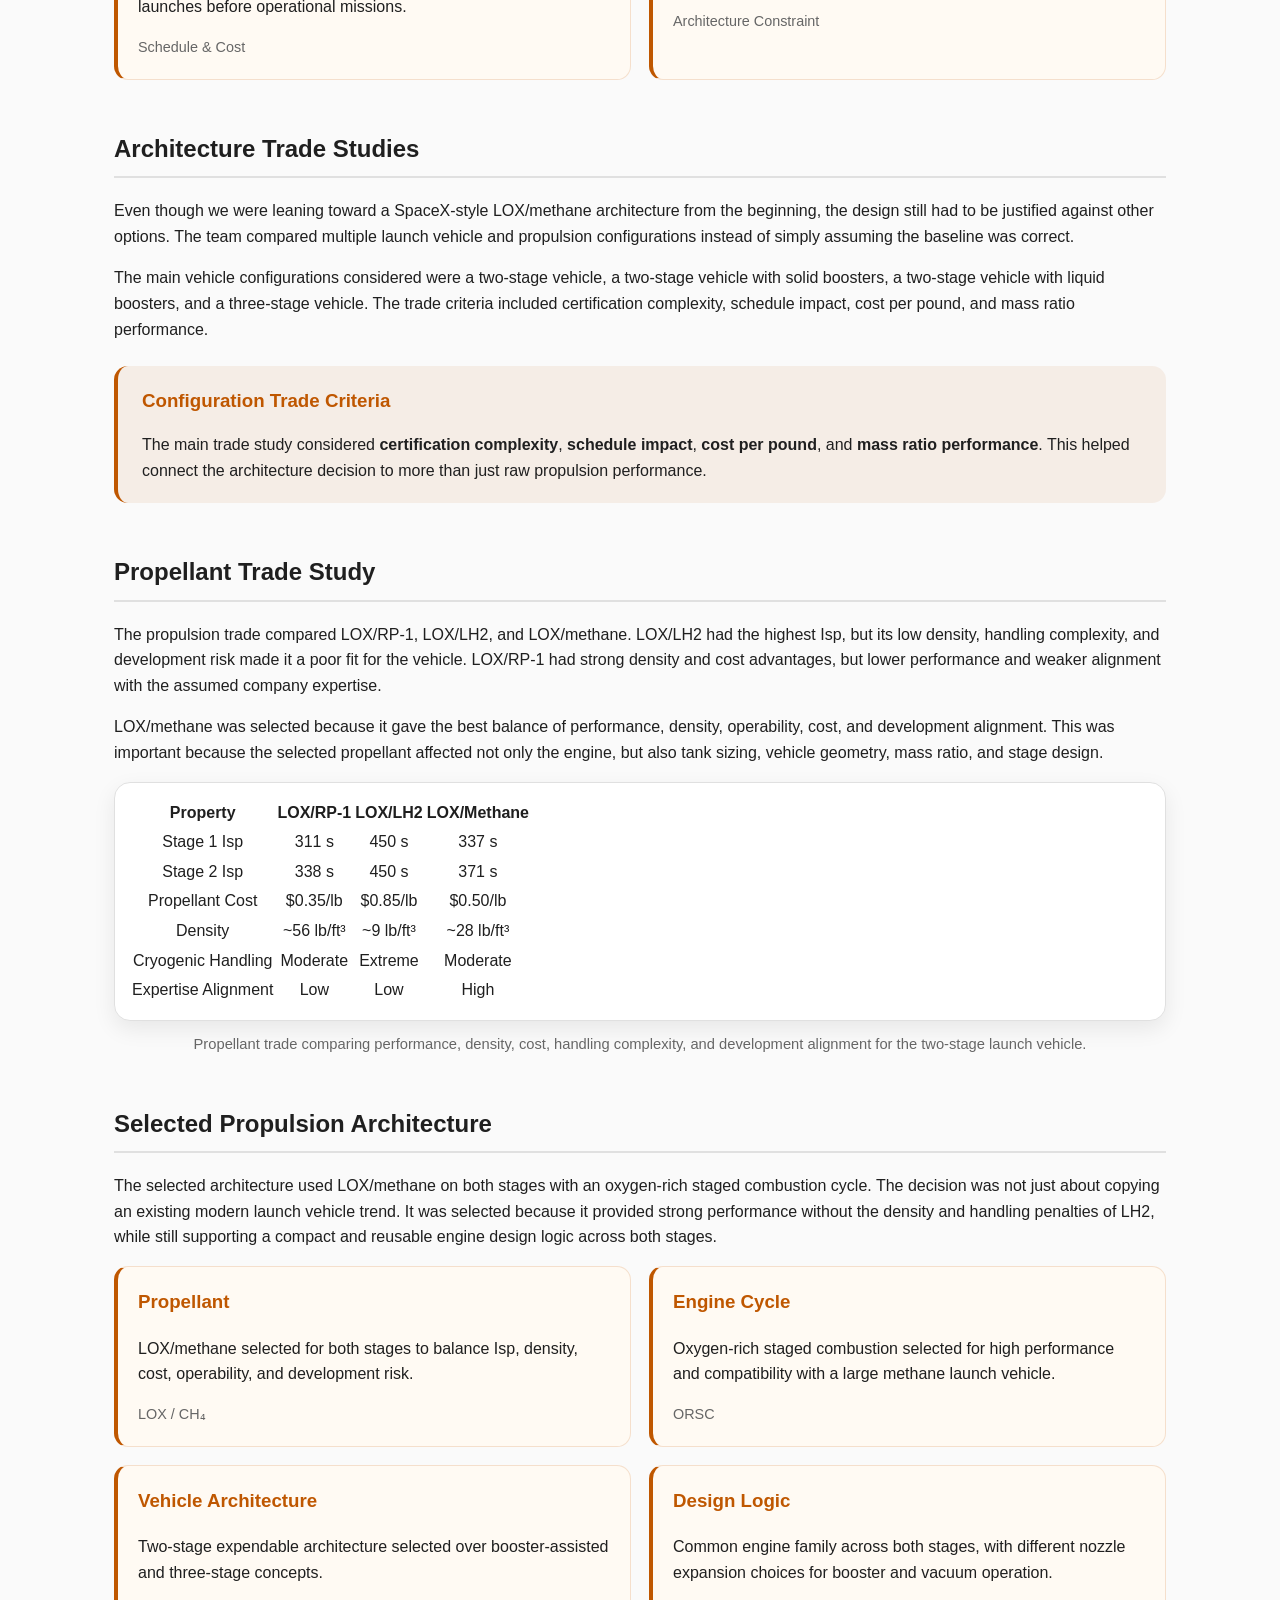
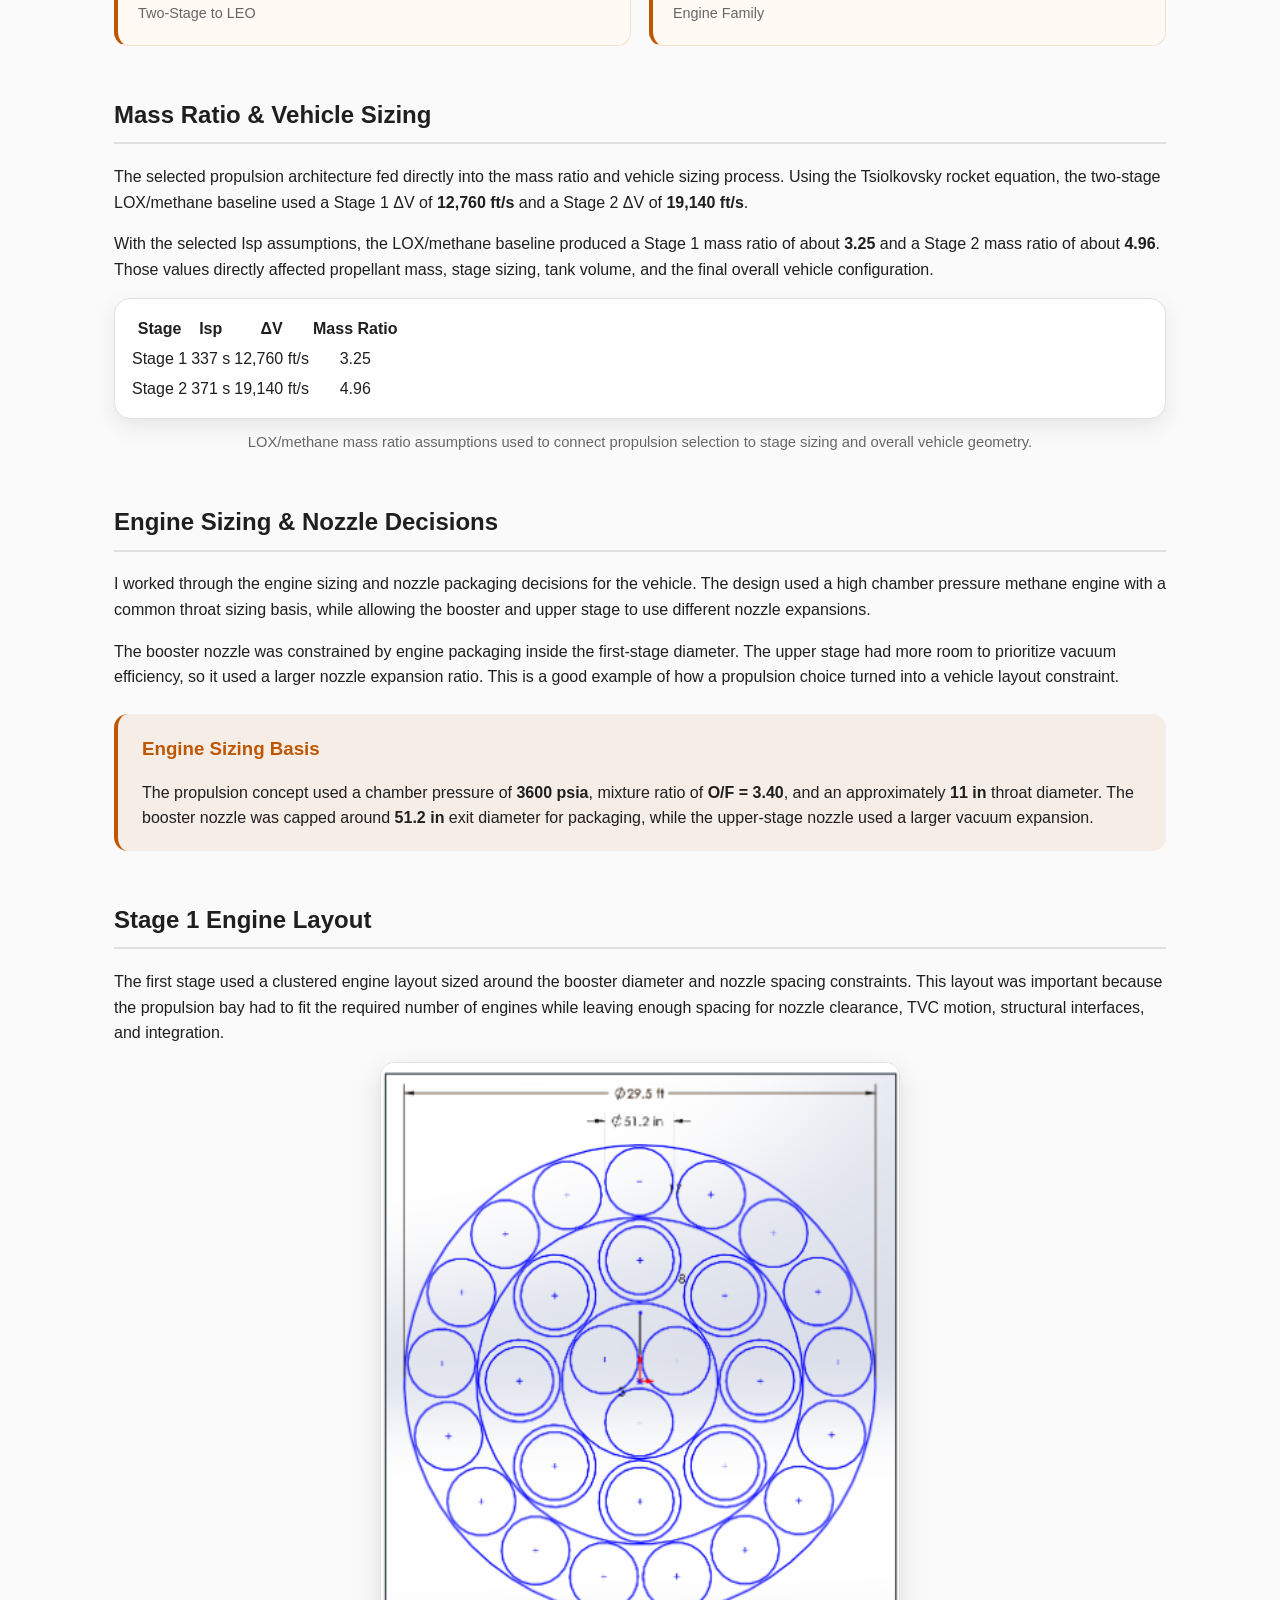
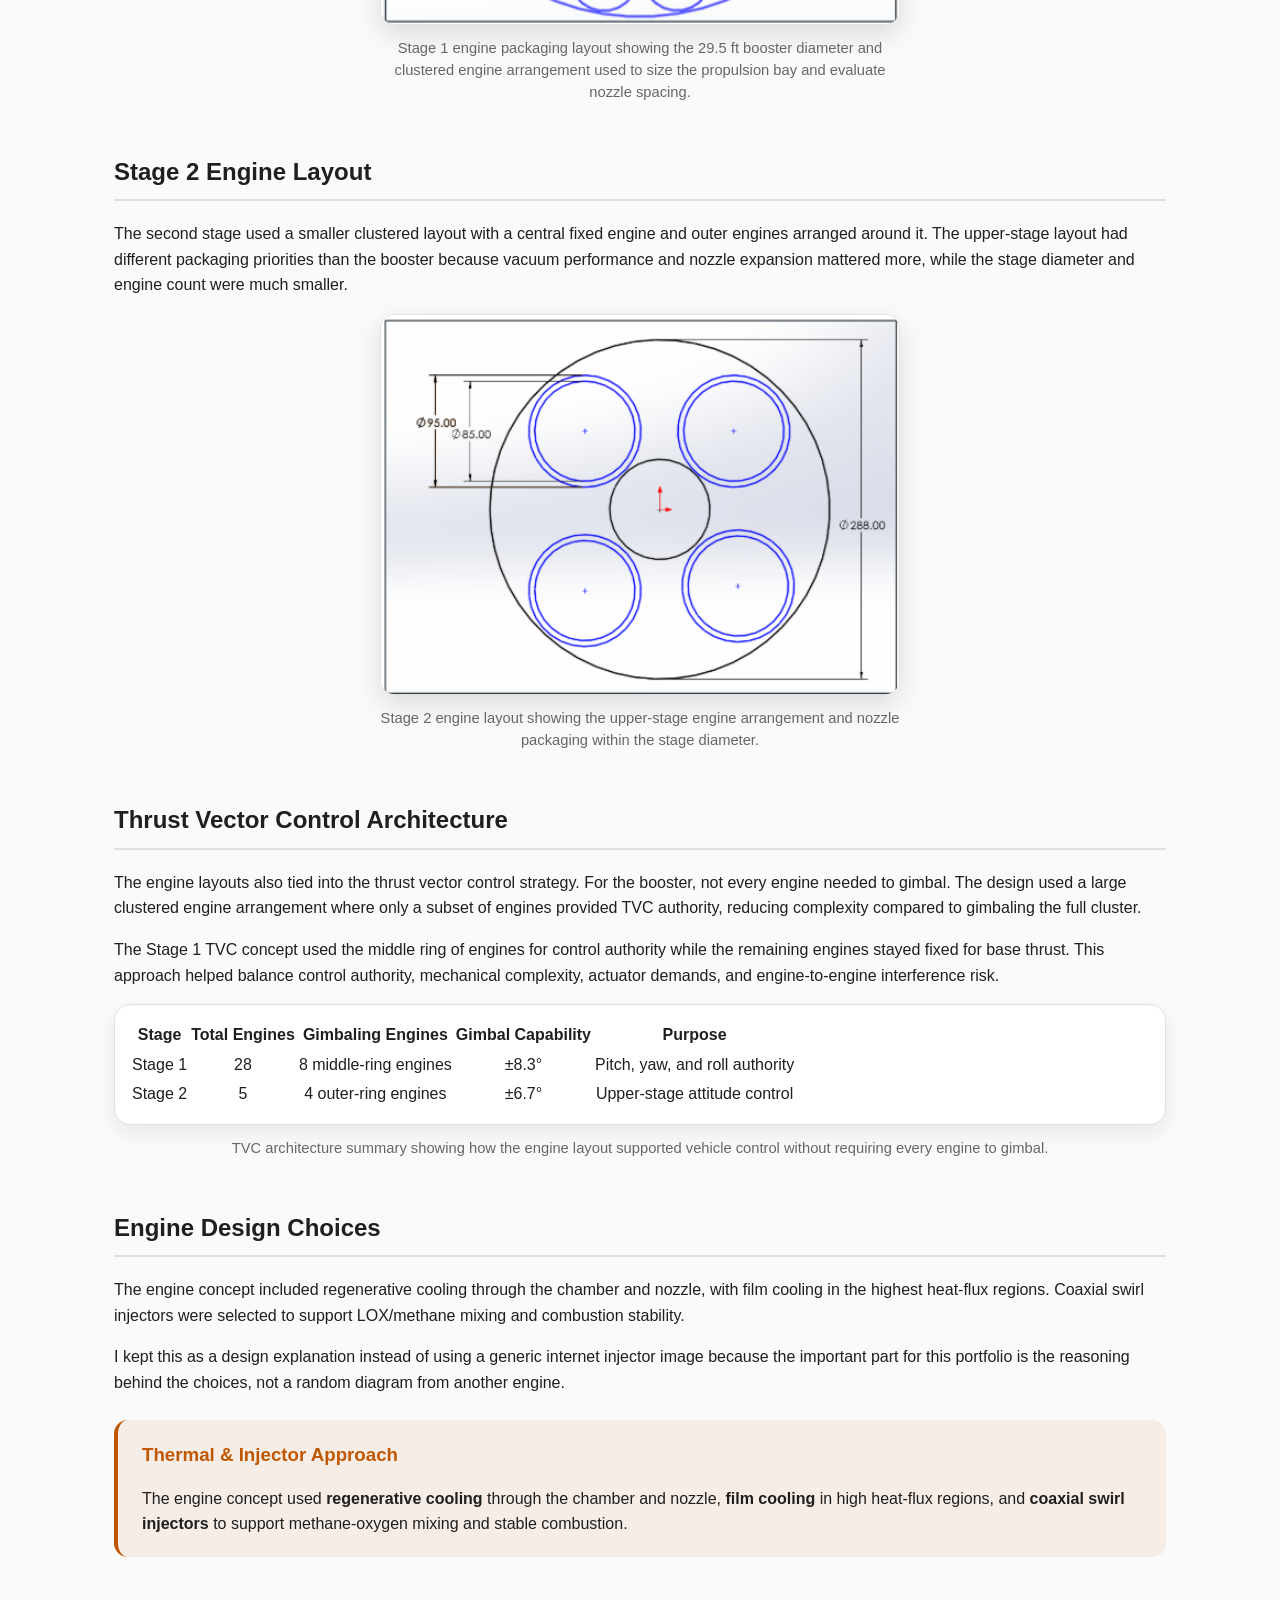
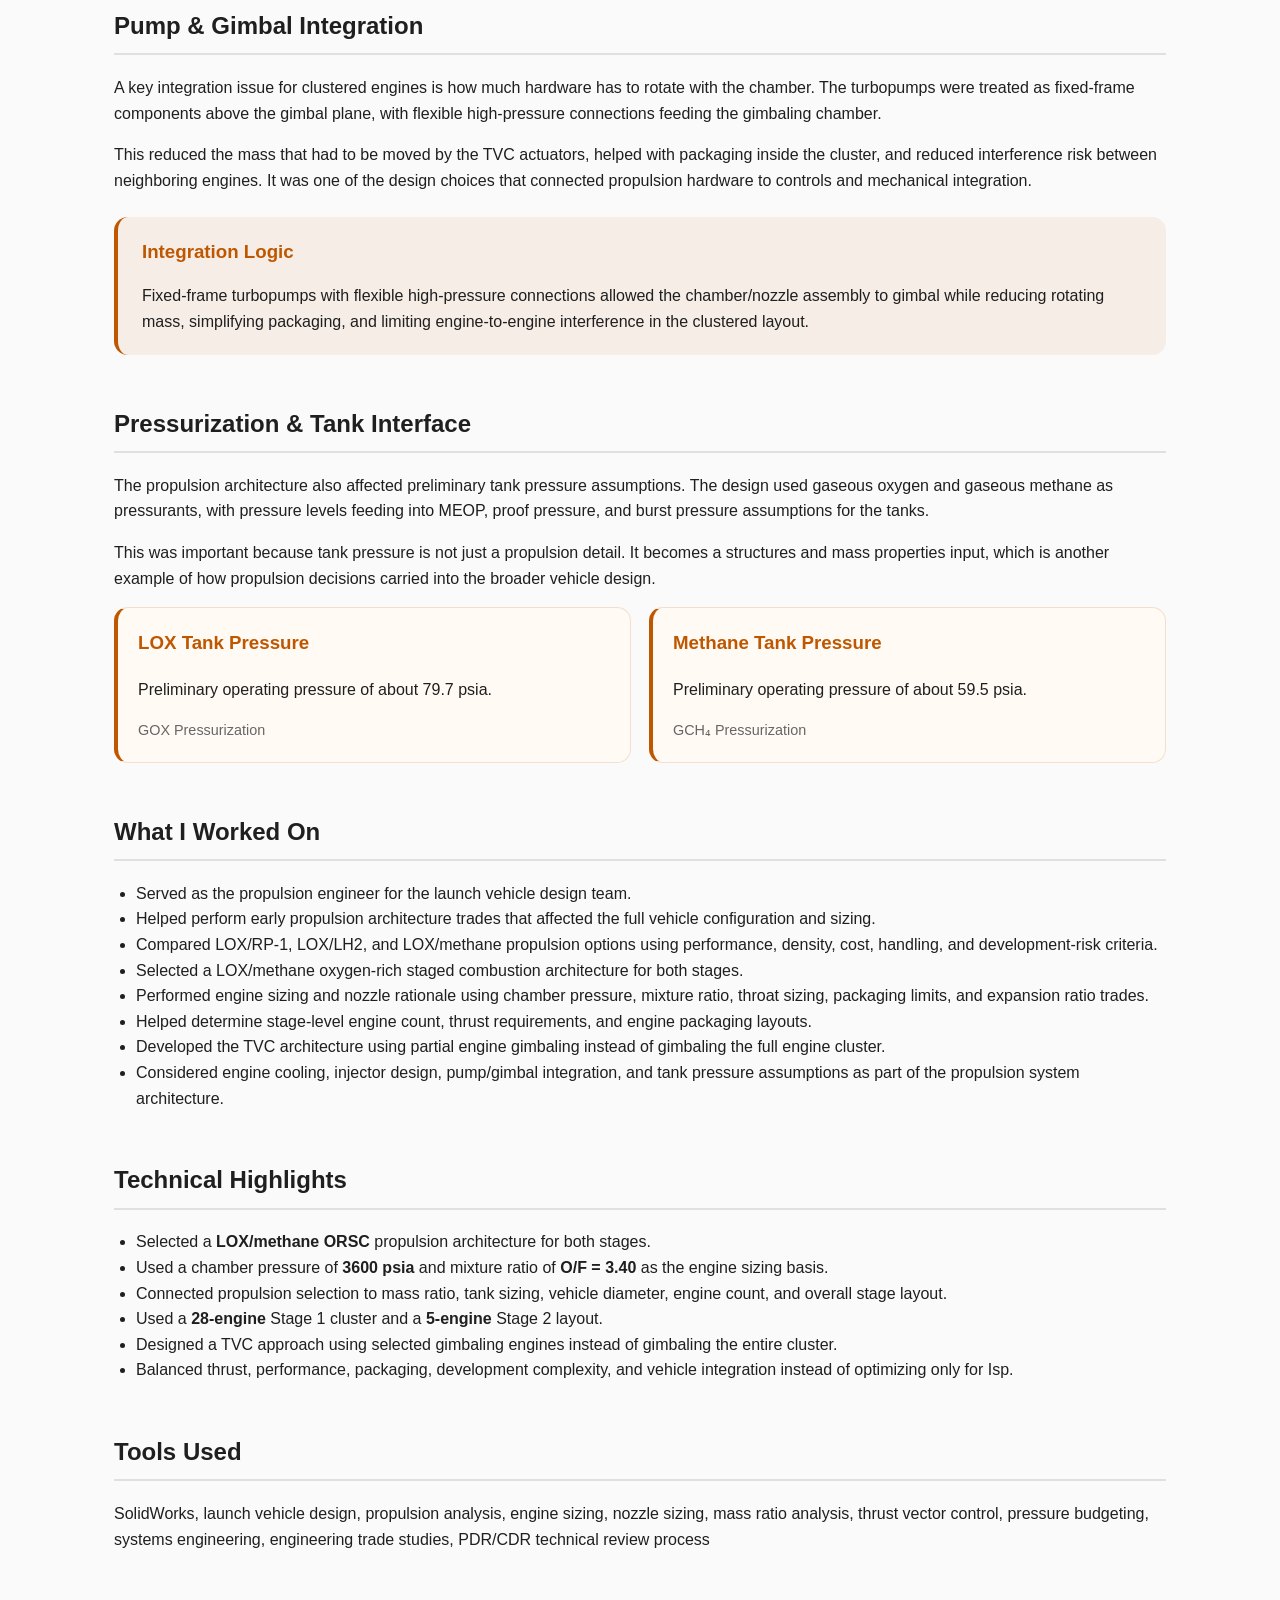
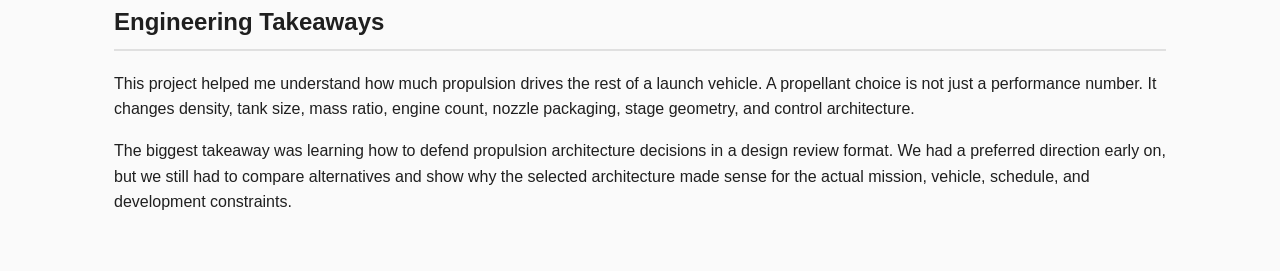
<file: projects/slv-design.html>
<!DOCTYPE html>
<html lang="en">
<head>
    <meta charset="UTF-8">
    <meta name="viewport" content="width=device-width, initial-scale=1.0">
    <title>Space Launch Vehicle Design | Nickolas Yanez</title>
    <link rel="stylesheet" href="../style.css">
</head>

<body>
    <main>
        <section class="project-hero">
            <p class="back-link"><a href="../index.html">← Back to Portfolio</a></p>
            <p class="eyebrow">PROPULSION DESIGN</p>
            <h1>Space Launch Vehicle Design</h1>
            <p class="project-subtitle">
                Conceptual heavy-lift launch vehicle design focused on propulsion architecture, vehicle sizing, engine layout, and system-level trade studies.
            </p>
        </section>

        <section>
            <h2>Overview</h2>
            <p>
                This project was completed in Space Launch Vehicle Design and Analysis. I worked with a team of five other students to develop a conceptual heavy-lift launch vehicle through a formal Preliminary Design Review and Critical Design Review process. The mission requirement was to deliver a 250,000 lb payload to a 100 nmi by 100 nmi low Earth orbit at 28.5 degrees inclination while meeting man-rating, schedule, budget, and development constraints.
            </p>

            <p>
                I served as the propulsion engineer for the team. My work centered on the propulsion architecture, but those decisions directly affected the full vehicle design. Propellant choice, engine cycle, engine count, thrust level, nozzle sizing, mixture ratio, Isp assumptions, and TVC layout all fed into stage sizing, vehicle diameter, GLOW, tank sizing assumptions, and overall configuration.
            </p>

            <div class="project-callout">
                <h3>Mission Requirement</h3>
                <p>
                    Design a non-reusable heavy-lift launch vehicle capable of delivering <strong>250,000 lb</strong> to LEO, with a <strong>22 ft diameter by 75 ft</strong> payload envelope, man-rating considerations, a <strong>$5B</strong> development budget, and a roughly <strong>5-year</strong> development timeline.
                </p>
            </div>
        </section>

        <section>
            <h2>Design Role & Vehicle Impact</h2>
            <p>
                Although my formal role was propulsion engineer, propulsion was one of the earliest architecture decisions and carried through the rest of the vehicle. A change in propellant or engine cycle would change Isp, density, mass ratio, tank volume, engine count, nozzle size, and ultimately the diameter and layout of the launch vehicle.
            </p>

            <p>
                Because of that, my work was not isolated to just “engine selection.” I helped define the assumptions that the rest of the design depended on, including the LOX/methane architecture, oxygen-rich staged combustion cycle, engine count, nozzle packaging, and thrust vector control approach.
            </p>
        </section>

        <section>
            <h2>Mission & System Requirements</h2>
            <p>
                The vehicle was sized around a heavy-lift mission to low Earth orbit. The top-level requirements created a tight systems problem: the vehicle needed very high payload capability while still being man-rated, non-reusable, and developed within a defined cost and schedule envelope.
            </p>

            <div class="project-grid">
                <div class="project">
                    <h3>Payload & Orbit</h3>
                    <p>
                        250,000 lb payload to a 100 nmi by 100 nmi LEO orbit at 28.5 degrees inclination.
                    </p>
                    <p class="project-tags">Performance Requirement</p>
                </div>

                <div class="project">
                    <h3>Payload Envelope</h3>
                    <p>
                        Payload volume requirement of 22 ft diameter by 75 ft length.
                    </p>
                    <p class="project-tags">Sizing Constraint</p>
                </div>

                <div class="project">
                    <h3>Program Constraints</h3>
                    <p>
                        $5B development budget, roughly 5-year timeline, and 5 to 8 launches before operational missions.
                    </p>
                    <p class="project-tags">Schedule & Cost</p>
                </div>

                <div class="project">
                    <h3>Vehicle Assumption</h3>
                    <p>
                        Two-stage, non-reusable, man-rated heavy-lift launch vehicle.
                    </p>
                    <p class="project-tags">Architecture Constraint</p>
                </div>
            </div>
        </section>

        <section>
            <h2>Architecture Trade Studies</h2>
            <p>
                Even though we were leaning toward a SpaceX-style LOX/methane architecture from the beginning, the design still had to be justified against other options. The team compared multiple launch vehicle and propulsion configurations instead of simply assuming the baseline was correct.
            </p>

            <p>
                The main vehicle configurations considered were a two-stage vehicle, a two-stage vehicle with solid boosters, a two-stage vehicle with liquid boosters, and a three-stage vehicle. The trade criteria included certification complexity, schedule impact, cost per pound, and mass ratio performance.
            </p>

            <div class="project-callout">
                <h3>Configuration Trade Criteria</h3>
                <p>
                    The main trade study considered <strong>certification complexity</strong>, <strong>schedule impact</strong>, <strong>cost per pound</strong>, and <strong>mass ratio performance</strong>. This helped connect the architecture decision to more than just raw propulsion performance.
                </p>
            </div>
        </section>

        <section>
            <h2>Propellant Trade Study</h2>
            <p>
                The propulsion trade compared LOX/RP-1, LOX/LH2, and LOX/methane. LOX/LH2 had the highest Isp, but its low density, handling complexity, and development risk made it a poor fit for the vehicle. LOX/RP-1 had strong density and cost advantages, but lower performance and weaker alignment with the assumed company expertise.
            </p>

            <p>
                LOX/methane was selected because it gave the best balance of performance, density, operability, cost, and development alignment. This was important because the selected propellant affected not only the engine, but also tank sizing, vehicle geometry, mass ratio, and stage design.
            </p>

            <div class="image-card">
                <table>
                    <thead>
                        <tr>
                            <th>Property</th>
                            <th>LOX/RP-1</th>
                            <th>LOX/LH2</th>
                            <th>LOX/Methane</th>
                        </tr>
                    </thead>
                    <tbody>
                        <tr>
                            <td>Stage 1 Isp</td>
                            <td>311 s</td>
                            <td>450 s</td>
                            <td>337 s</td>
                        </tr>
                        <tr>
                            <td>Stage 2 Isp</td>
                            <td>338 s</td>
                            <td>450 s</td>
                            <td>371 s</td>
                        </tr>
                        <tr>
                            <td>Propellant Cost</td>
                            <td>$0.35/lb</td>
                            <td>$0.85/lb</td>
                            <td>$0.50/lb</td>
                        </tr>
                        <tr>
                            <td>Density</td>
                            <td>~56 lb/ft³</td>
                            <td>~9 lb/ft³</td>
                            <td>~28 lb/ft³</td>
                        </tr>
                        <tr>
                            <td>Cryogenic Handling</td>
                            <td>Moderate</td>
                            <td>Extreme</td>
                            <td>Moderate</td>
                        </tr>
                        <tr>
                            <td>Expertise Alignment</td>
                            <td>Low</td>
                            <td>Low</td>
                            <td>High</td>
                        </tr>
                    </tbody>
                </table>
            </div>

            <p class="image-caption">
                Propellant trade comparing performance, density, cost, handling complexity, and development alignment for the two-stage launch vehicle.
            </p>
        </section>

        <section>
            <h2>Selected Propulsion Architecture</h2>
            <p>
                The selected architecture used LOX/methane on both stages with an oxygen-rich staged combustion cycle. The decision was not just about copying an existing modern launch vehicle trend. It was selected because it provided strong performance without the density and handling penalties of LH2, while still supporting a compact and reusable engine design logic across both stages.
            </p>

            <div class="project-grid">
                <div class="project">
                    <h3>Propellant</h3>
                    <p>
                        LOX/methane selected for both stages to balance Isp, density, cost, operability, and development risk.
                    </p>
                    <p class="project-tags">LOX / CH₄</p>
                </div>

                <div class="project">
                    <h3>Engine Cycle</h3>
                    <p>
                        Oxygen-rich staged combustion selected for high performance and compatibility with a large methane launch vehicle.
                    </p>
                    <p class="project-tags">ORSC</p>
                </div>

                <div class="project">
                    <h3>Vehicle Architecture</h3>
                    <p>
                        Two-stage expendable architecture selected over booster-assisted and three-stage concepts.
                    </p>
                    <p class="project-tags">Two-Stage to LEO</p>
                </div>

                <div class="project">
                    <h3>Design Logic</h3>
                    <p>
                        Common engine family across both stages, with different nozzle expansion choices for booster and vacuum operation.
                    </p>
                    <p class="project-tags">Engine Family</p>
                </div>
            </div>
        </section>

        <section>
            <h2>Mass Ratio & Vehicle Sizing</h2>
            <p>
                The selected propulsion architecture fed directly into the mass ratio and vehicle sizing process. Using the Tsiolkovsky rocket equation, the two-stage LOX/methane baseline used a Stage 1 ΔV of <strong>12,760 ft/s</strong> and a Stage 2 ΔV of <strong>19,140 ft/s</strong>.
            </p>

            <p>
                With the selected Isp assumptions, the LOX/methane baseline produced a Stage 1 mass ratio of about <strong>3.25</strong> and a Stage 2 mass ratio of about <strong>4.96</strong>. Those values directly affected propellant mass, stage sizing, tank volume, and the final overall vehicle configuration.
            </p>

            <div class="image-card">
                <table>
                    <thead>
                        <tr>
                            <th>Stage</th>
                            <th>Isp</th>
                            <th>ΔV</th>
                            <th>Mass Ratio</th>
                        </tr>
                    </thead>
                    <tbody>
                        <tr>
                            <td>Stage 1</td>
                            <td>337 s</td>
                            <td>12,760 ft/s</td>
                            <td>3.25</td>
                        </tr>
                        <tr>
                            <td>Stage 2</td>
                            <td>371 s</td>
                            <td>19,140 ft/s</td>
                            <td>4.96</td>
                        </tr>
                    </tbody>
                </table>
            </div>

            <p class="image-caption">
                LOX/methane mass ratio assumptions used to connect propulsion selection to stage sizing and overall vehicle geometry.
            </p>
        </section>

        <section>
            <h2>Engine Sizing & Nozzle Decisions</h2>
            <p>
                I worked through the engine sizing and nozzle packaging decisions for the vehicle. The design used a high chamber pressure methane engine with a common throat sizing basis, while allowing the booster and upper stage to use different nozzle expansions.
            </p>

            <p>
                The booster nozzle was constrained by engine packaging inside the first-stage diameter. The upper stage had more room to prioritize vacuum efficiency, so it used a larger nozzle expansion ratio. This is a good example of how a propulsion choice turned into a vehicle layout constraint.
            </p>

            <div class="project-callout">
                <h3>Engine Sizing Basis</h3>
                <p>
                    The propulsion concept used a chamber pressure of <strong>3600 psia</strong>, mixture ratio of <strong>O/F = 3.40</strong>, and an approximately <strong>11 in</strong> throat diameter. The booster nozzle was capped around <strong>51.2 in</strong> exit diameter for packaging, while the upper-stage nozzle used a larger vacuum expansion.
                </p>
            </div>
        </section>

        <section>
            <h2>Stage 1 Engine Layout</h2>
            <p>
                The first stage used a clustered engine layout sized around the booster diameter and nozzle spacing constraints. This layout was important because the propulsion bay had to fit the required number of engines while leaving enough spacing for nozzle clearance, TVC motion, structural interfaces, and integration.
            </p>

            <div class="single-image diagram-image">
                <img
                    src="images/slv_design/stage1_engine_layout.png"
                    alt="Stage 1 engine layout showing clustered engines inside a 29.5 ft booster diameter"
                    class="project-image">

                <p class="image-caption">
                    Stage 1 engine packaging layout showing the 29.5 ft booster diameter and clustered engine arrangement used to size the propulsion bay and evaluate nozzle spacing.
                </p>
            </div>
        </section>

        <section>
            <h2>Stage 2 Engine Layout</h2>
            <p>
                The second stage used a smaller clustered layout with a central fixed engine and outer engines arranged around it. The upper-stage layout had different packaging priorities than the booster because vacuum performance and nozzle expansion mattered more, while the stage diameter and engine count were much smaller.
            </p>

            <div class="single-image diagram-image">
                <img
                    src="images/slv_design/stage2_engine_layout.png"
                    alt="Stage 2 engine layout showing upper-stage engine arrangement and nozzle packaging"
                    class="project-image">

                <p class="image-caption">
                    Stage 2 engine layout showing the upper-stage engine arrangement and nozzle packaging within the stage diameter.
                </p>
            </div>
        </section>

        <section>
            <h2>Thrust Vector Control Architecture</h2>
            <p>
                The engine layouts also tied into the thrust vector control strategy. For the booster, not every engine needed to gimbal. The design used a large clustered engine arrangement where only a subset of engines provided TVC authority, reducing complexity compared to gimbaling the full cluster.
            </p>

            <p>
                The Stage 1 TVC concept used the middle ring of engines for control authority while the remaining engines stayed fixed for base thrust. This approach helped balance control authority, mechanical complexity, actuator demands, and engine-to-engine interference risk.
            </p>

            <div class="image-card">
                <table>
                    <thead>
                        <tr>
                            <th>Stage</th>
                            <th>Total Engines</th>
                            <th>Gimbaling Engines</th>
                            <th>Gimbal Capability</th>
                            <th>Purpose</th>
                        </tr>
                    </thead>
                    <tbody>
                        <tr>
                            <td>Stage 1</td>
                            <td>28</td>
                            <td>8 middle-ring engines</td>
                            <td>±8.3°</td>
                            <td>Pitch, yaw, and roll authority</td>
                        </tr>
                        <tr>
                            <td>Stage 2</td>
                            <td>5</td>
                            <td>4 outer-ring engines</td>
                            <td>±6.7°</td>
                            <td>Upper-stage attitude control</td>
                        </tr>
                    </tbody>
                </table>
            </div>

            <p class="image-caption">
                TVC architecture summary showing how the engine layout supported vehicle control without requiring every engine to gimbal.
            </p>
        </section>

        <section>
            <h2>Engine Design Choices</h2>
            <p>
                The engine concept included regenerative cooling through the chamber and nozzle, with film cooling in the highest heat-flux regions. Coaxial swirl injectors were selected to support LOX/methane mixing and combustion stability.
            </p>

            <p>
                I kept this as a design explanation instead of using a generic internet injector image because the important part for this portfolio is the reasoning behind the choices, not a random diagram from another engine.
            </p>

            <div class="project-callout">
                <h3>Thermal & Injector Approach</h3>
                <p>
                    The engine concept used <strong>regenerative cooling</strong> through the chamber and nozzle, <strong>film cooling</strong> in high heat-flux regions, and <strong>coaxial swirl injectors</strong> to support methane-oxygen mixing and stable combustion.
                </p>
            </div>
        </section>

        <section>
            <h2>Pump & Gimbal Integration</h2>
            <p>
                A key integration issue for clustered engines is how much hardware has to rotate with the chamber. The turbopumps were treated as fixed-frame components above the gimbal plane, with flexible high-pressure connections feeding the gimbaling chamber.
            </p>

            <p>
                This reduced the mass that had to be moved by the TVC actuators, helped with packaging inside the cluster, and reduced interference risk between neighboring engines. It was one of the design choices that connected propulsion hardware to controls and mechanical integration.
            </p>

            <div class="project-callout">
                <h3>Integration Logic</h3>
                <p>
                    Fixed-frame turbopumps with flexible high-pressure connections allowed the chamber/nozzle assembly to gimbal while reducing rotating mass, simplifying packaging, and limiting engine-to-engine interference in the clustered layout.
                </p>
            </div>
        </section>

        <section>
            <h2>Pressurization & Tank Interface</h2>
            <p>
                The propulsion architecture also affected preliminary tank pressure assumptions. The design used gaseous oxygen and gaseous methane as pressurants, with pressure levels feeding into MEOP, proof pressure, and burst pressure assumptions for the tanks.
            </p>

            <p>
                This was important because tank pressure is not just a propulsion detail. It becomes a structures and mass properties input, which is another example of how propulsion decisions carried into the broader vehicle design.
            </p>

            <div class="project-grid">
                <div class="project">
                    <h3>LOX Tank Pressure</h3>
                    <p>
                        Preliminary operating pressure of about 79.7 psia.
                    </p>
                    <p class="project-tags">GOX Pressurization</p>
                </div>

                <div class="project">
                    <h3>Methane Tank Pressure</h3>
                    <p>
                        Preliminary operating pressure of about 59.5 psia.
                    </p>
                    <p class="project-tags">GCH₄ Pressurization</p>
                </div>
            </div>
        </section>

        <section>
            <h2>What I Worked On</h2>
            <ul>
                <li>Served as the propulsion engineer for the launch vehicle design team.</li>
                <li>Helped perform early propulsion architecture trades that affected the full vehicle configuration and sizing.</li>
                <li>Compared LOX/RP-1, LOX/LH2, and LOX/methane propulsion options using performance, density, cost, handling, and development-risk criteria.</li>
                <li>Selected a LOX/methane oxygen-rich staged combustion architecture for both stages.</li>
                <li>Performed engine sizing and nozzle rationale using chamber pressure, mixture ratio, throat sizing, packaging limits, and expansion ratio trades.</li>
                <li>Helped determine stage-level engine count, thrust requirements, and engine packaging layouts.</li>
                <li>Developed the TVC architecture using partial engine gimbaling instead of gimbaling the full engine cluster.</li>
                <li>Considered engine cooling, injector design, pump/gimbal integration, and tank pressure assumptions as part of the propulsion system architecture.</li>
            </ul>
        </section>

        <section>
            <h2>Technical Highlights</h2>
            <ul>
                <li>Selected a <strong>LOX/methane ORSC</strong> propulsion architecture for both stages.</li>
                <li>Used a chamber pressure of <strong>3600 psia</strong> and mixture ratio of <strong>O/F = 3.40</strong> as the engine sizing basis.</li>
                <li>Connected propulsion selection to mass ratio, tank sizing, vehicle diameter, engine count, and overall stage layout.</li>
                <li>Used a <strong>28-engine</strong> Stage 1 cluster and a <strong>5-engine</strong> Stage 2 layout.</li>
                <li>Designed a TVC approach using selected gimbaling engines instead of gimbaling the entire cluster.</li>
                <li>Balanced thrust, performance, packaging, development complexity, and vehicle integration instead of optimizing only for Isp.</li>
            </ul>
        </section>

        <section>
            <h2>Tools Used</h2>
            <p>
                SolidWorks, launch vehicle design, propulsion analysis, engine sizing, nozzle sizing, mass ratio analysis, thrust vector control, pressure budgeting, systems engineering, engineering trade studies, PDR/CDR technical review process
            </p>
        </section>

        <section>
            <h2>Engineering Takeaways</h2>
            <p>
                This project helped me understand how much propulsion drives the rest of a launch vehicle. A propellant choice is not just a performance number. It changes density, tank size, mass ratio, engine count, nozzle packaging, stage geometry, and control architecture.
            </p>

            <p>
                The biggest takeaway was learning how to defend propulsion architecture decisions in a design review format. We had a preferred direction early on, but we still had to compare alternatives and show why the selected architecture made sense for the actual mission, vehicle, schedule, and development constraints.
            </p>
        </section>
    </main>
</body>
</html>
</file>
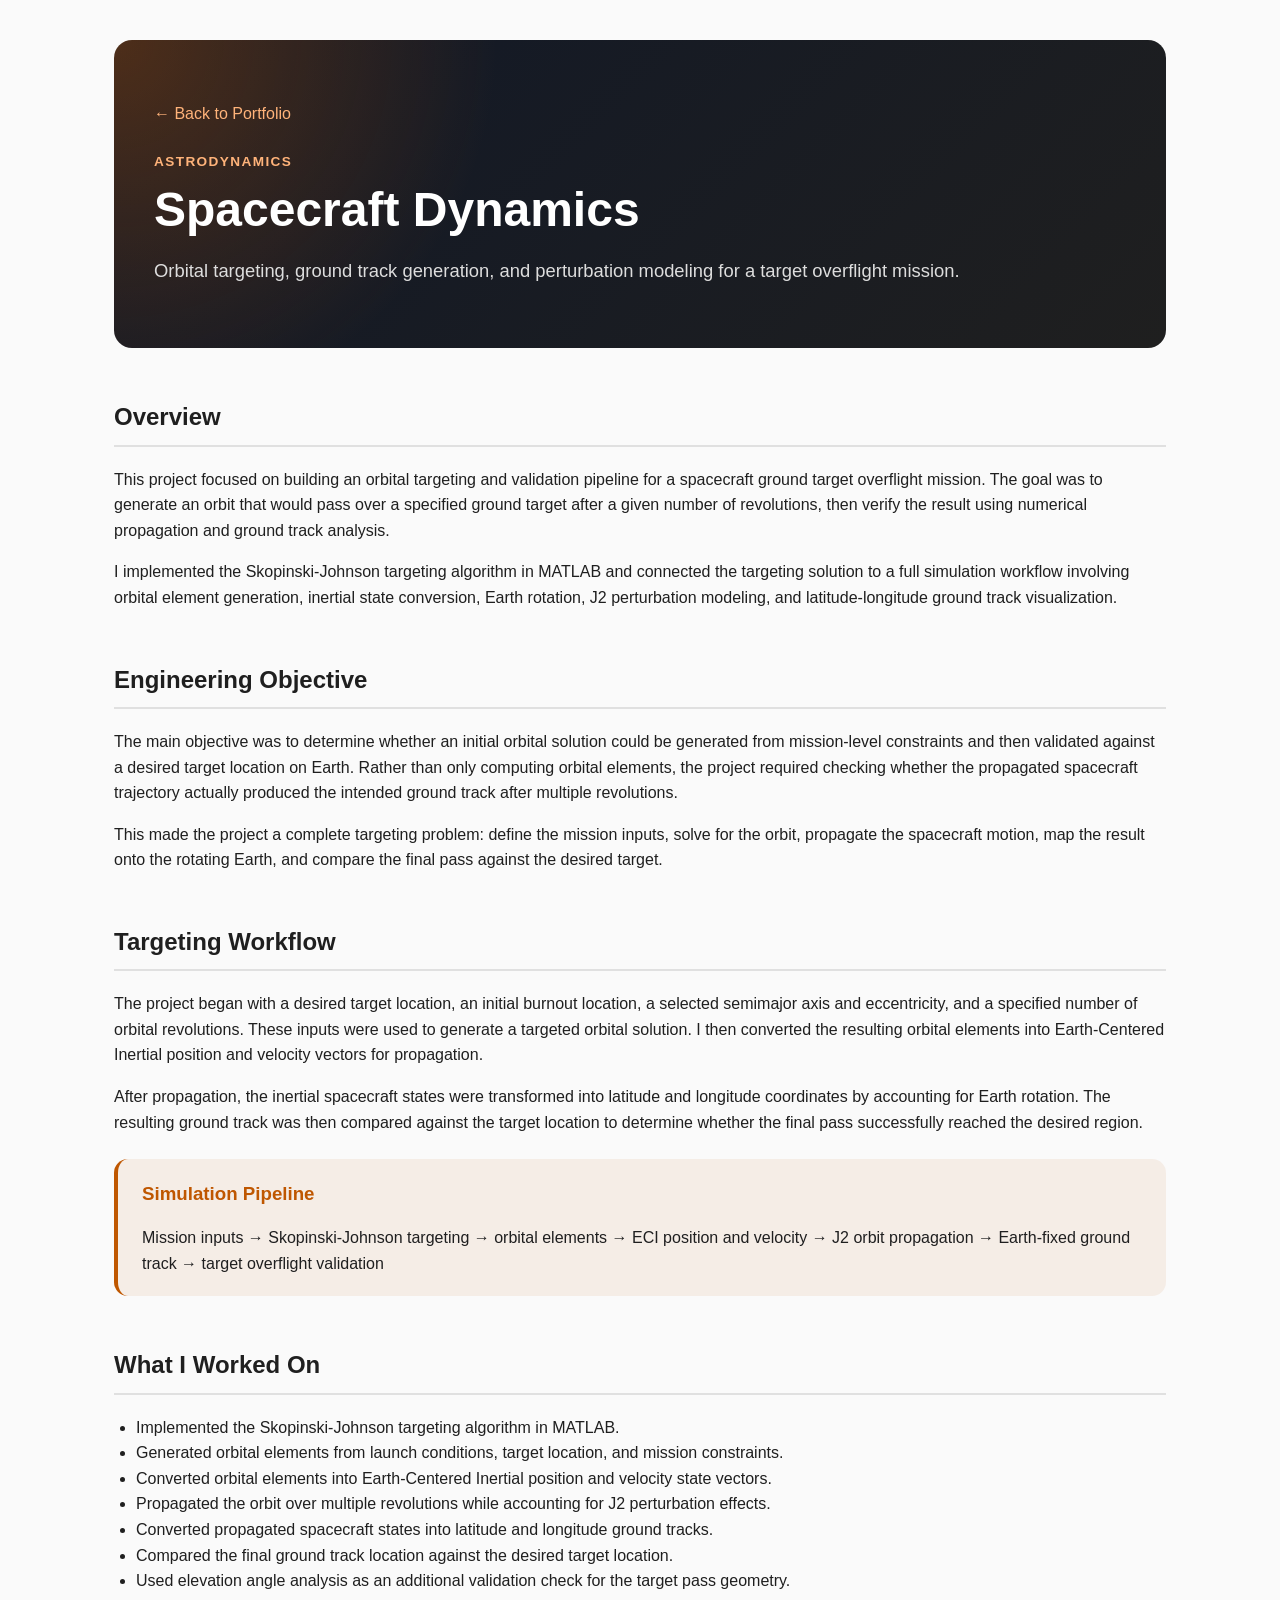
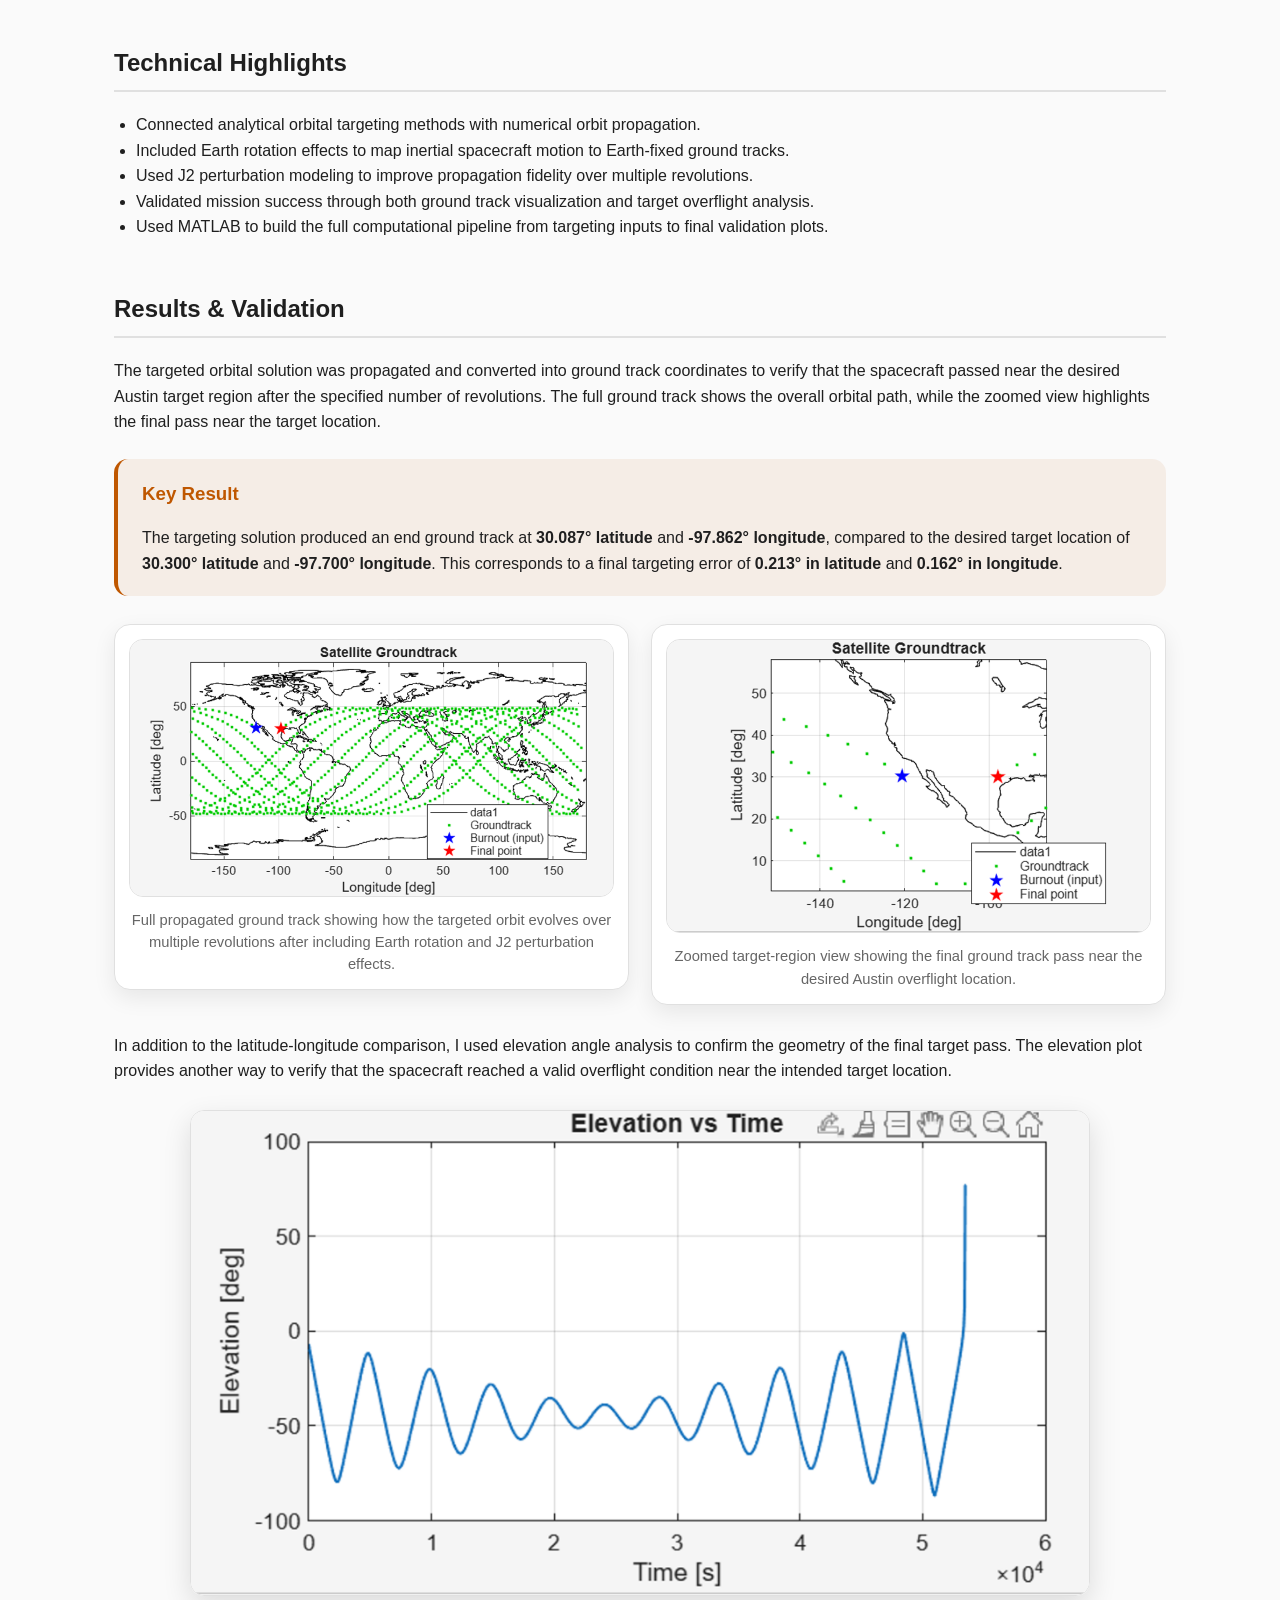
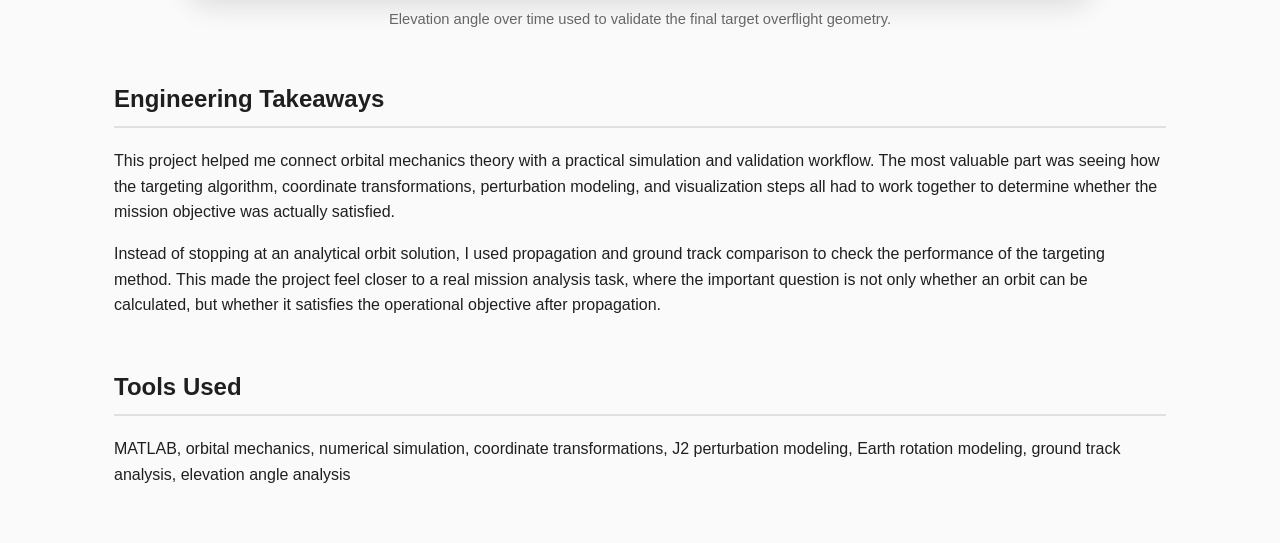
<file: projects/spacecraft-dynamics.html>
<!DOCTYPE html>
<html lang="en">
<head>
    <meta charset="UTF-8">
    <meta name="viewport" content="width=device-width, initial-scale=1.0">
    <title>Spacecraft Dynamics | Nickolas Yanez</title>
    <link rel="stylesheet" href="../style.css">
</head>

<body>
    <main>
        <section class="project-hero">
            <p class="back-link"><a href="../index.html">← Back to Portfolio</a></p>
            <p class="eyebrow">ASTRODYNAMICS</p>
            <h1>Spacecraft Dynamics</h1>
            <p class="project-subtitle">
                Orbital targeting, ground track generation, and perturbation modeling for a target overflight mission.
            </p>
        </section>

        <section>
            <h2>Overview</h2>
            <p>
                This project focused on building an orbital targeting and validation pipeline for a spacecraft ground target overflight mission. The goal was to generate an orbit that would pass over a specified ground target after a given number of revolutions, then verify the result using numerical propagation and ground track analysis.
            </p>

            <p>
                I implemented the Skopinski-Johnson targeting algorithm in MATLAB and connected the targeting solution to a full simulation workflow involving orbital element generation, inertial state conversion, Earth rotation, J2 perturbation modeling, and latitude-longitude ground track visualization.
            </p>
        </section>

        <section>
            <h2>Engineering Objective</h2>
            <p>
                The main objective was to determine whether an initial orbital solution could be generated from mission-level constraints and then validated against a desired target location on Earth. Rather than only computing orbital elements, the project required checking whether the propagated spacecraft trajectory actually produced the intended ground track after multiple revolutions.
            </p>

            <p>
                This made the project a complete targeting problem: define the mission inputs, solve for the orbit, propagate the spacecraft motion, map the result onto the rotating Earth, and compare the final pass against the desired target.
            </p>
        </section>

        <section>
            <h2>Targeting Workflow</h2>
            <p>
                The project began with a desired target location, an initial burnout location, a selected semimajor axis and eccentricity, and a specified number of orbital revolutions. These inputs were used to generate a targeted orbital solution. I then converted the resulting orbital elements into Earth-Centered Inertial position and velocity vectors for propagation.
            </p>

            <p>
                After propagation, the inertial spacecraft states were transformed into latitude and longitude coordinates by accounting for Earth rotation. The resulting ground track was then compared against the target location to determine whether the final pass successfully reached the desired region.
            </p>

            <div class="project-callout">
                <h3>Simulation Pipeline</h3>
                <p>
                    Mission inputs → Skopinski-Johnson targeting → orbital elements → ECI position and velocity → J2 orbit propagation → Earth-fixed ground track → target overflight validation
                </p>
            </div>
        </section>

        <section>
            <h2>What I Worked On</h2>
            <ul>
                <li>Implemented the Skopinski-Johnson targeting algorithm in MATLAB.</li>
                <li>Generated orbital elements from launch conditions, target location, and mission constraints.</li>
                <li>Converted orbital elements into Earth-Centered Inertial position and velocity state vectors.</li>
                <li>Propagated the orbit over multiple revolutions while accounting for J2 perturbation effects.</li>
                <li>Converted propagated spacecraft states into latitude and longitude ground tracks.</li>
                <li>Compared the final ground track location against the desired target location.</li>
                <li>Used elevation angle analysis as an additional validation check for the target pass geometry.</li>
            </ul>
        </section>

        <section>
            <h2>Technical Highlights</h2>
            <ul>
                <li>Connected analytical orbital targeting methods with numerical orbit propagation.</li>
                <li>Included Earth rotation effects to map inertial spacecraft motion to Earth-fixed ground tracks.</li>
                <li>Used J2 perturbation modeling to improve propagation fidelity over multiple revolutions.</li>
                <li>Validated mission success through both ground track visualization and target overflight analysis.</li>
                <li>Used MATLAB to build the full computational pipeline from targeting inputs to final validation plots.</li>
            </ul>
        </section>

        <section>
            <h2>Results & Validation</h2>
            <p>
                The targeted orbital solution was propagated and converted into ground track coordinates to verify that the spacecraft passed near the desired Austin target region after the specified number of revolutions. The full ground track shows the overall orbital path, while the zoomed view highlights the final pass near the target location.
            </p>

            <div class="project-callout">
                <h3>Key Result</h3>
                <p>
                    The targeting solution produced an end ground track at
                    <strong>30.087° latitude</strong> and <strong>-97.862° longitude</strong>,
                    compared to the desired target location of
                    <strong>30.300° latitude</strong> and <strong>-97.700° longitude</strong>.
                    This corresponds to a final targeting error of
                    <strong>0.213° in latitude</strong> and <strong>0.162° in longitude</strong>.
                </p>
            </div>

            <div class="image-row">
                <div class="image-card">
                    <img
                        src="images/spacecraft_dynamics/groundtrack_full.png"
                        alt="Full satellite ground track showing the propagated orbital path over Earth"
                        class="project-image">
                    <p class="image-caption">
                        Full propagated ground track showing how the targeted orbit evolves over multiple revolutions after including Earth rotation and J2 perturbation effects.
                    </p>
                </div>

                <div class="image-card">
                    <img
                        src="images/spacecraft_dynamics/groundtrack_zoom.png"
                        alt="Zoomed satellite ground track near the Austin target region"
                        class="project-image">
                    <p class="image-caption">
                        Zoomed target-region view showing the final ground track pass near the desired Austin overflight location.
                    </p>
                </div>
            </div>

            <p>
                In addition to the latitude-longitude comparison, I used elevation angle analysis to confirm the geometry of the final target pass. The elevation plot provides another way to verify that the spacecraft reached a valid overflight condition near the intended target location.
            </p>

            <div class="single-image">
                <img
                    src="images/spacecraft_dynamics/elevation_vs_time.png"
                    alt="Elevation angle versus time plot used to validate target overflight"
                    class="project-image">

                <p class="image-caption">
                    Elevation angle over time used to validate the final target overflight geometry.
                </p>
            </div>
        </section>

        <section>
            <h2>Engineering Takeaways</h2>
            <p>
                This project helped me connect orbital mechanics theory with a practical simulation and validation workflow. The most valuable part was seeing how the targeting algorithm, coordinate transformations, perturbation modeling, and visualization steps all had to work together to determine whether the mission objective was actually satisfied.
            </p>

            <p>
                Instead of stopping at an analytical orbit solution, I used propagation and ground track comparison to check the performance of the targeting method. This made the project feel closer to a real mission analysis task, where the important question is not only whether an orbit can be calculated, but whether it satisfies the operational objective after propagation.
            </p>
        </section>

        <section>
            <h2>Tools Used</h2>
            <p>
                MATLAB, orbital mechanics, numerical simulation, coordinate transformations, J2 perturbation modeling, Earth rotation modeling, ground track analysis, elevation angle analysis
            </p>
        </section>
    </main>
</body>
</html>
</file>
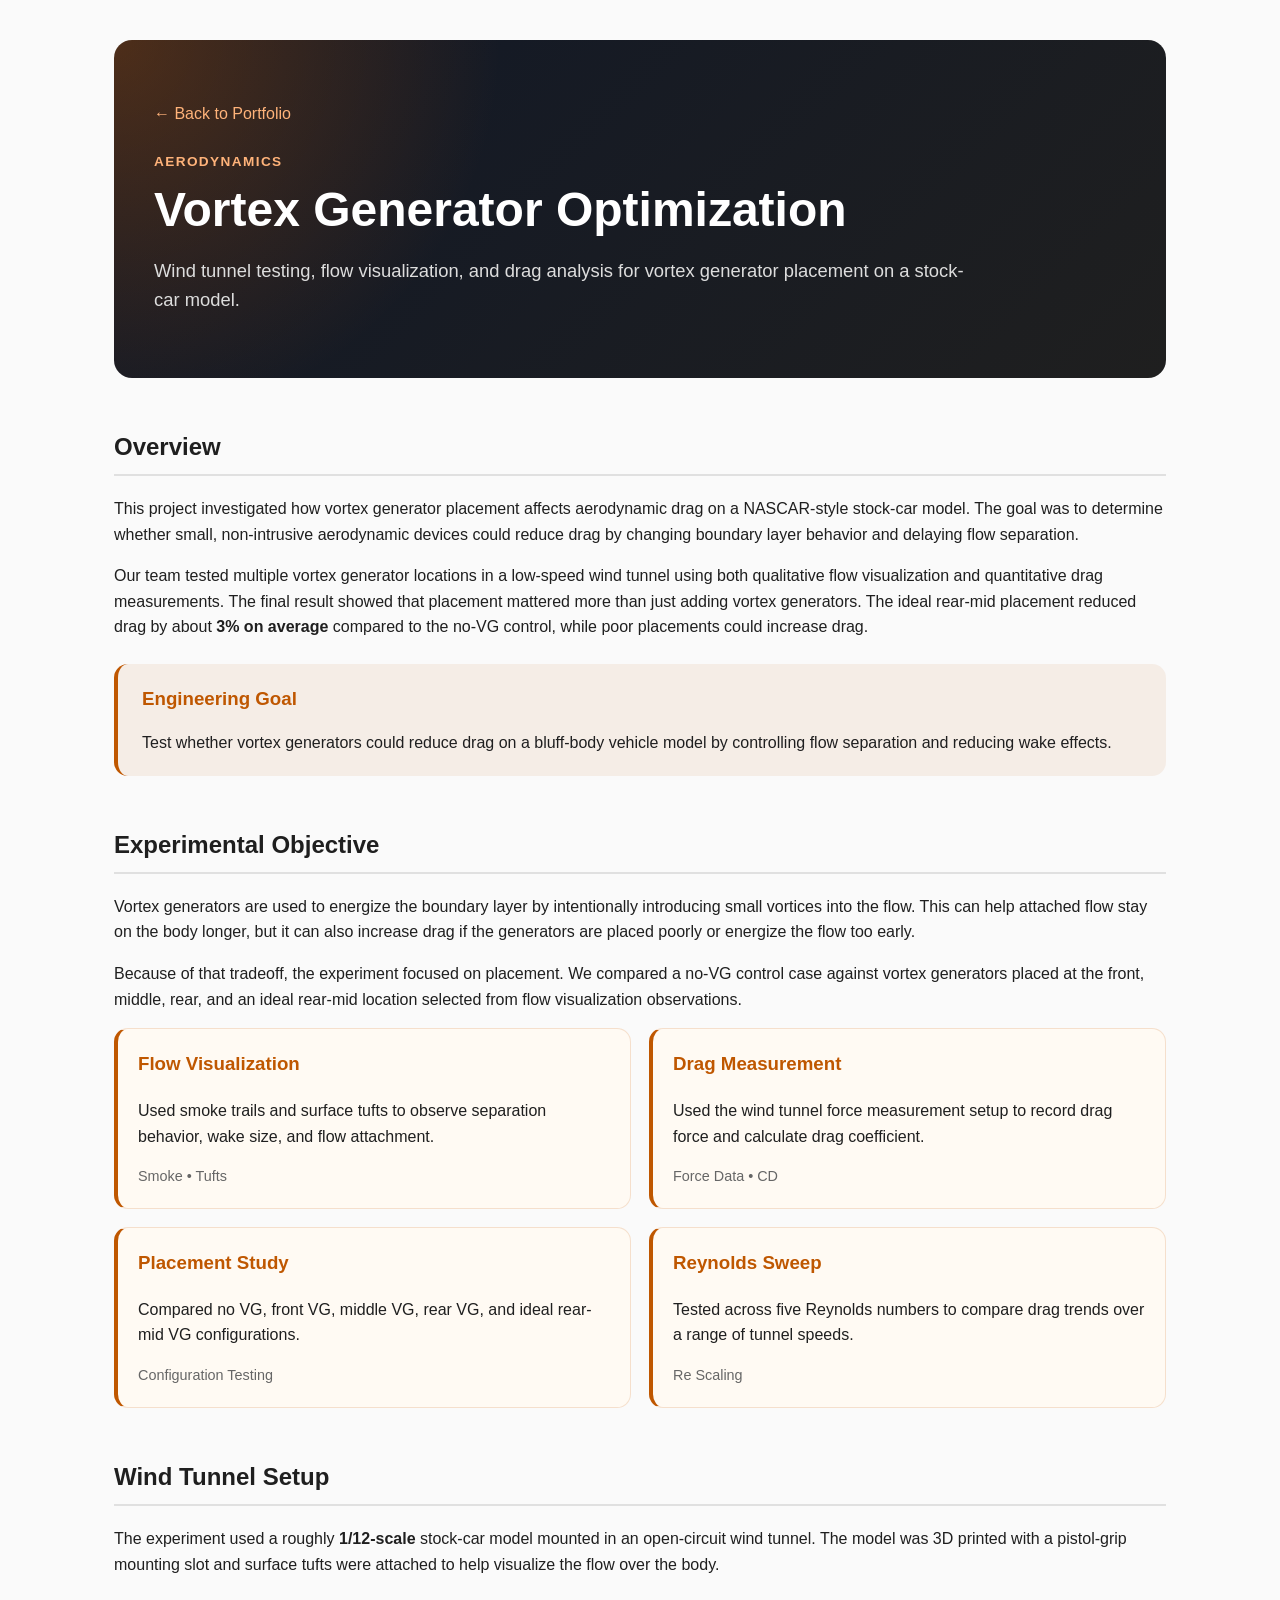
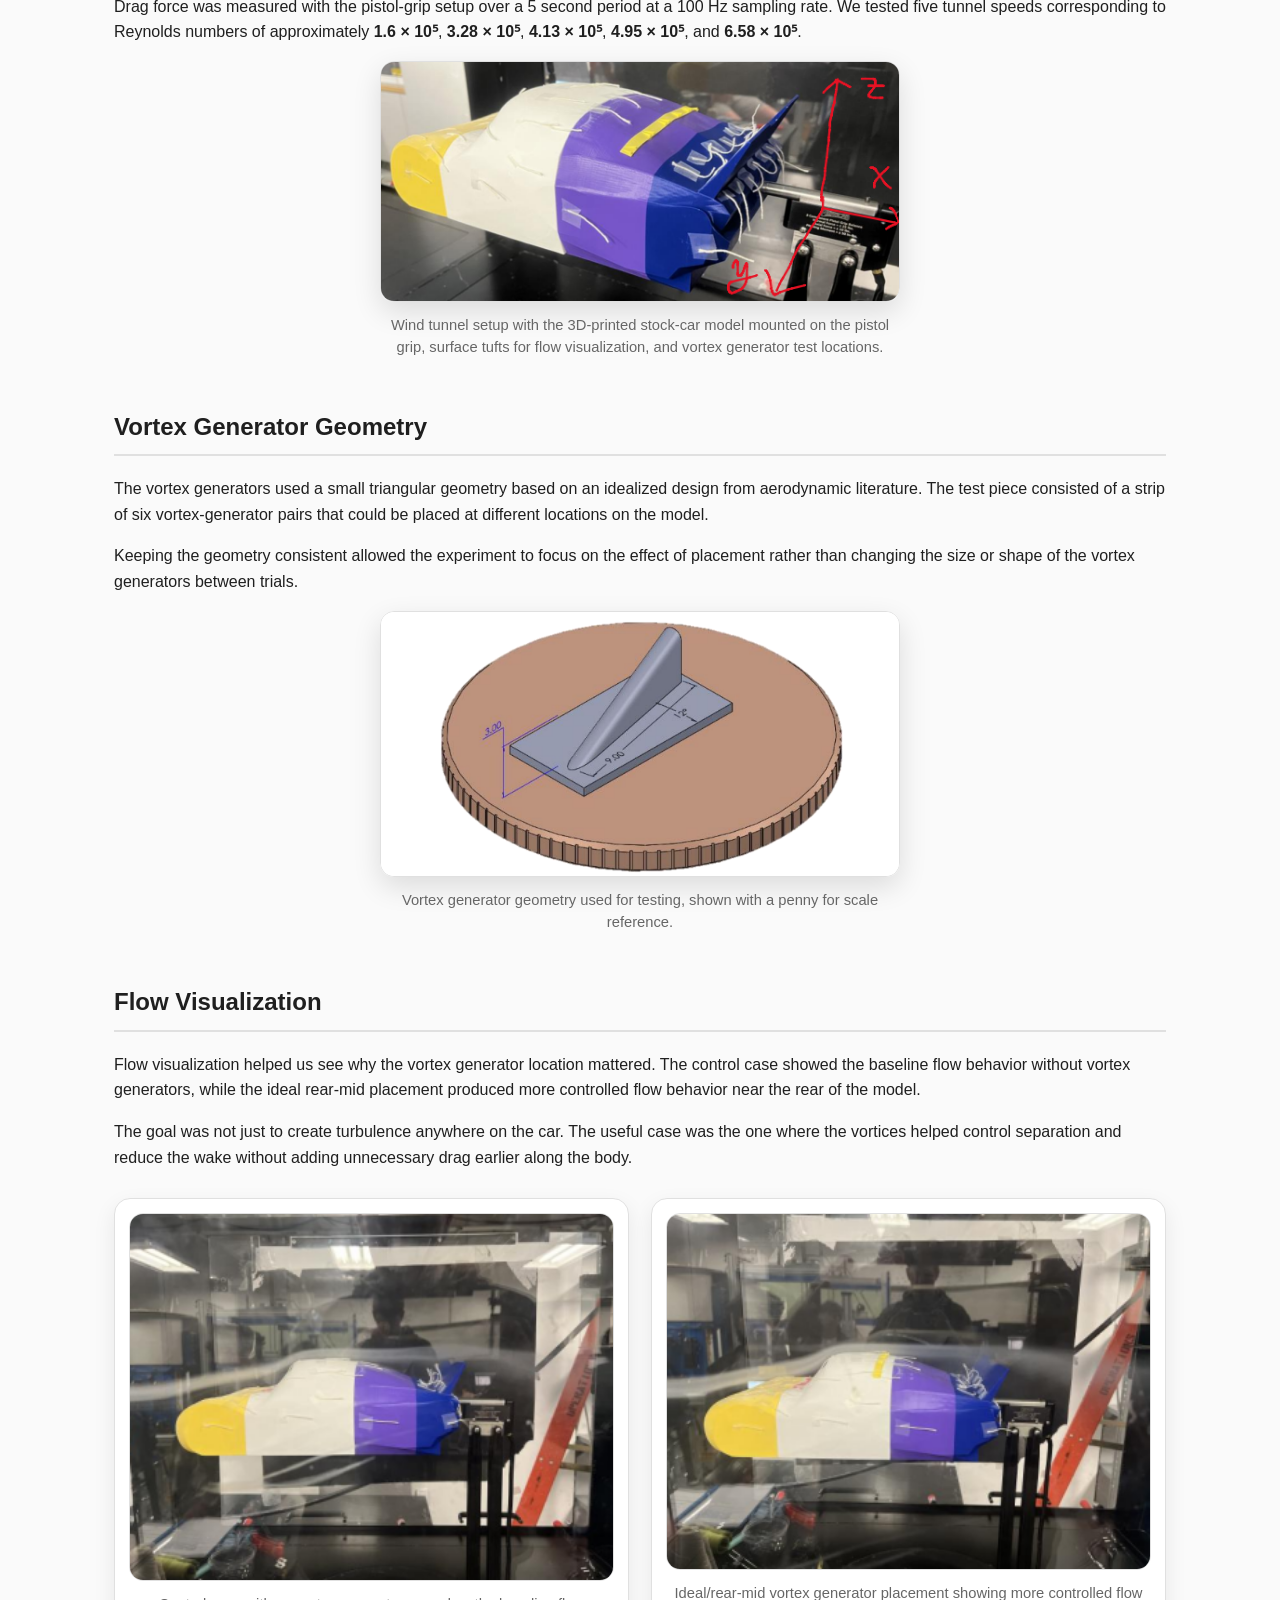
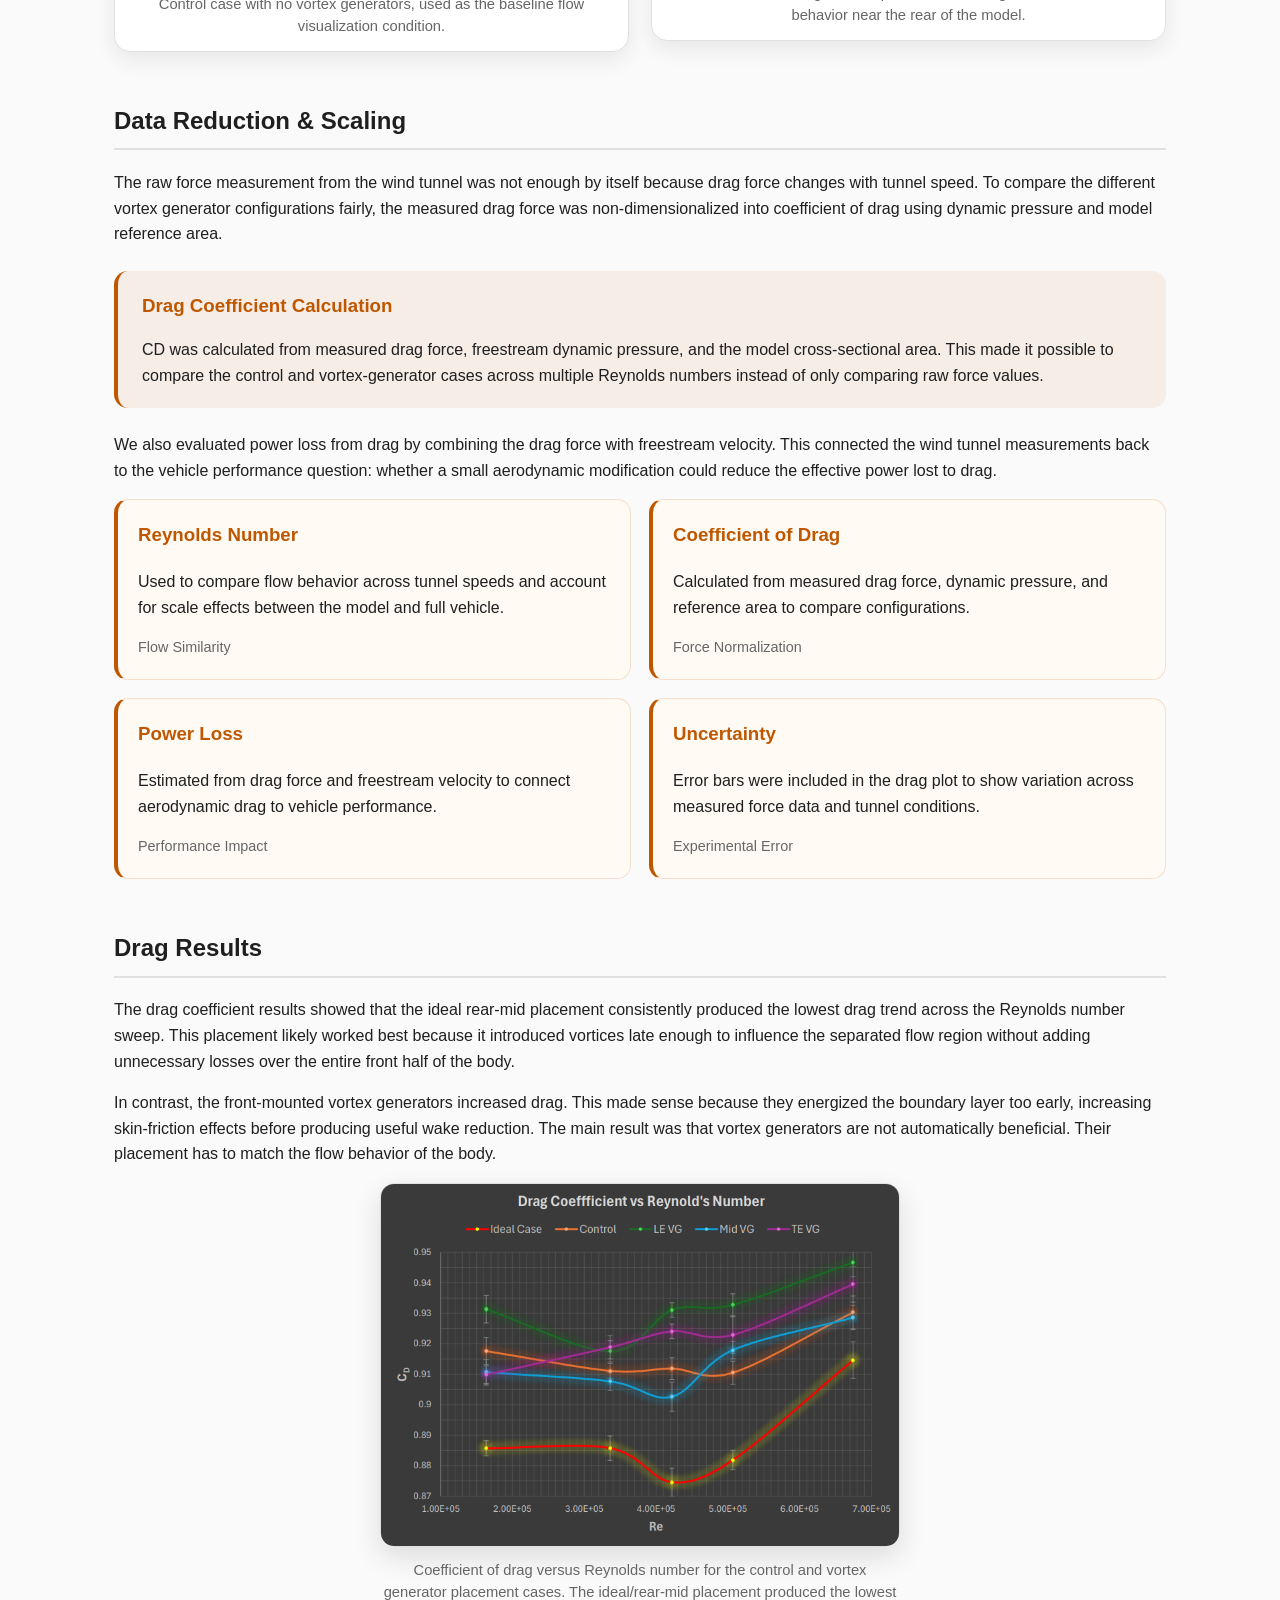
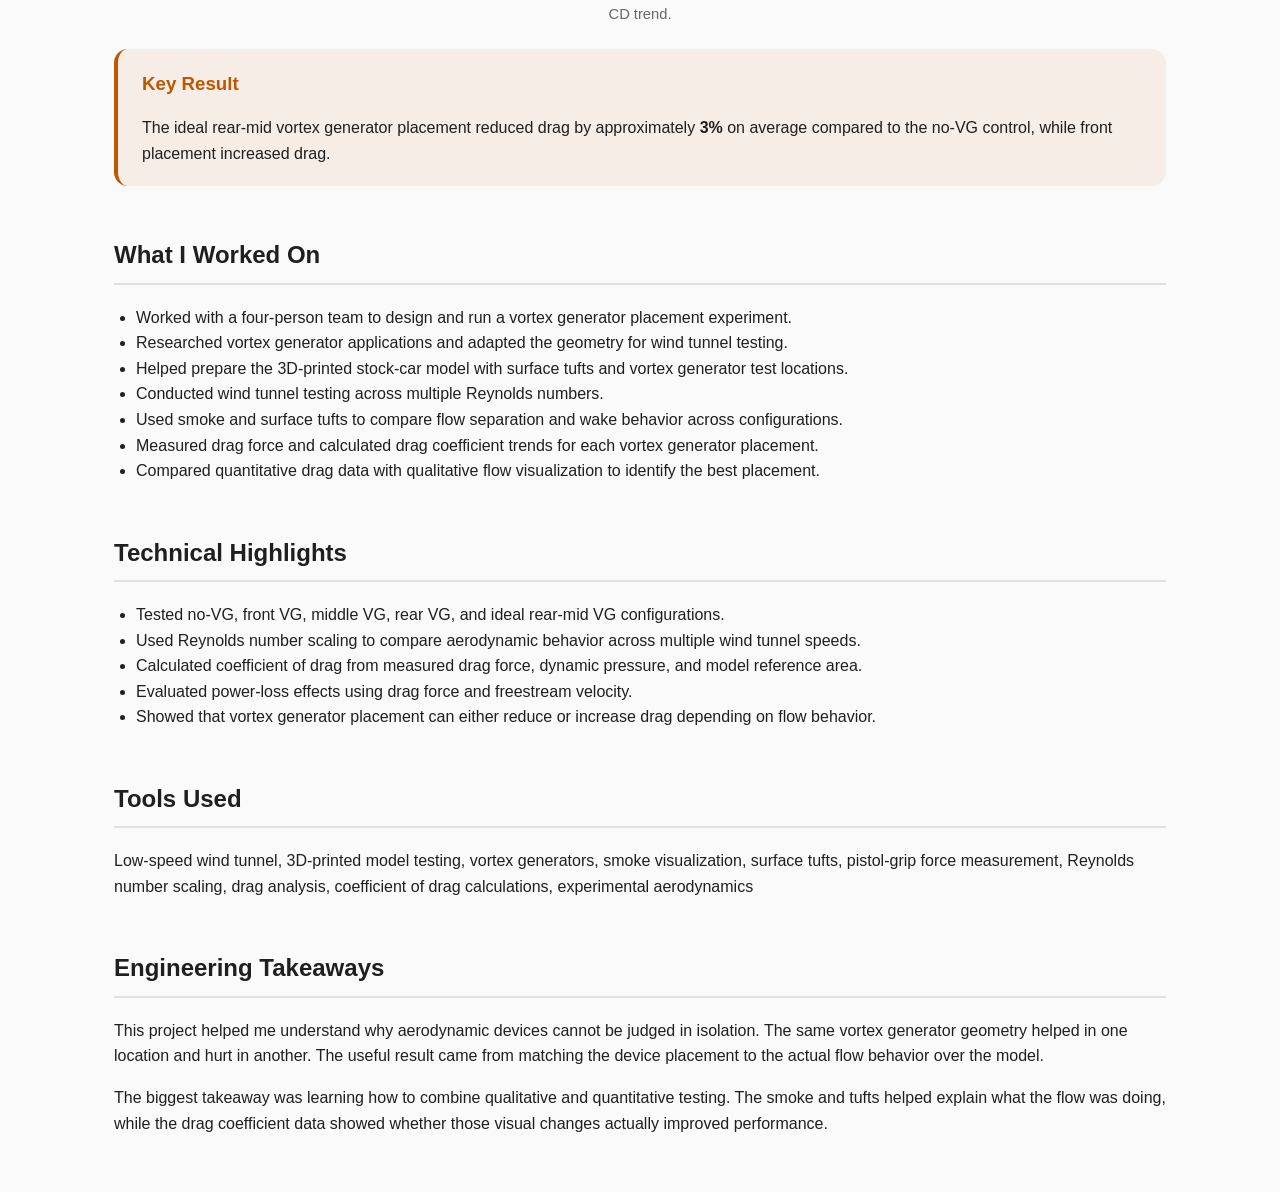
<file: projects/vortex-generators.html>
<!DOCTYPE html>
<html lang="en">
<head>
    <meta charset="UTF-8">
    <meta name="viewport" content="width=device-width, initial-scale=1.0">
    <title>Vortex Generator Optimization | Nickolas Yanez</title>
    <link rel="stylesheet" href="../style.css">
</head>

<body>
    <main>
        <section class="project-hero">
            <p class="back-link"><a href="../index.html">← Back to Portfolio</a></p>
            <p class="eyebrow">AERODYNAMICS</p>
            <h1>Vortex Generator Optimization</h1>
            <p class="project-subtitle">
                Wind tunnel testing, flow visualization, and drag analysis for vortex generator placement on a stock-car model.
            </p>
        </section>

        <section>
            <h2>Overview</h2>
            <p>
                This project investigated how vortex generator placement affects aerodynamic drag on a NASCAR-style stock-car model. The goal was to determine whether small, non-intrusive aerodynamic devices could reduce drag by changing boundary layer behavior and delaying flow separation.
            </p>

            <p>
                Our team tested multiple vortex generator locations in a low-speed wind tunnel using both qualitative flow visualization and quantitative drag measurements. The final result showed that placement mattered more than just adding vortex generators. The ideal rear-mid placement reduced drag by about <strong>3% on average</strong> compared to the no-VG control, while poor placements could increase drag.
            </p>

            <div class="project-callout">
                <h3>Engineering Goal</h3>
                <p>
                    Test whether vortex generators could reduce drag on a bluff-body vehicle model by controlling flow separation and reducing wake effects.
                </p>
            </div>
        </section>

        <section>
            <h2>Experimental Objective</h2>
            <p>
                Vortex generators are used to energize the boundary layer by intentionally introducing small vortices into the flow. This can help attached flow stay on the body longer, but it can also increase drag if the generators are placed poorly or energize the flow too early.
            </p>

            <p>
                Because of that tradeoff, the experiment focused on placement. We compared a no-VG control case against vortex generators placed at the front, middle, rear, and an ideal rear-mid location selected from flow visualization observations.
            </p>

            <div class="project-grid">
                <div class="project">
                    <h3>Flow Visualization</h3>
                    <p>
                        Used smoke trails and surface tufts to observe separation behavior, wake size, and flow attachment.
                    </p>
                    <p class="project-tags">Smoke • Tufts</p>
                </div>

                <div class="project">
                    <h3>Drag Measurement</h3>
                    <p>
                        Used the wind tunnel force measurement setup to record drag force and calculate drag coefficient.
                    </p>
                    <p class="project-tags">Force Data • CD</p>
                </div>

                <div class="project">
                    <h3>Placement Study</h3>
                    <p>
                        Compared no VG, front VG, middle VG, rear VG, and ideal rear-mid VG configurations.
                    </p>
                    <p class="project-tags">Configuration Testing</p>
                </div>

                <div class="project">
                    <h3>Reynolds Sweep</h3>
                    <p>
                        Tested across five Reynolds numbers to compare drag trends over a range of tunnel speeds.
                    </p>
                    <p class="project-tags">Re Scaling</p>
                </div>
            </div>
        </section>

        <section>
            <h2>Wind Tunnel Setup</h2>
            <p>
                The experiment used a roughly <strong>1/12-scale</strong> stock-car model mounted in an open-circuit wind tunnel. The model was 3D printed with a pistol-grip mounting slot and surface tufts were attached to help visualize the flow over the body.
            </p>

            <p>
                Drag force was measured with the pistol-grip setup over a 5 second period at a 100 Hz sampling rate. We tested five tunnel speeds corresponding to Reynolds numbers of approximately <strong>1.6 × 10⁵</strong>, <strong>3.28 × 10⁵</strong>, <strong>4.13 × 10⁵</strong>, <strong>4.95 × 10⁵</strong>, and <strong>6.58 × 10⁵</strong>.
            </p>

            <div class="single-image diagram-image">
                <img
                    src="images/vortex_generators/experimental_setup.png"
                    alt="Wind tunnel setup with 3D printed stock-car model, tufts, vortex generators, and coordinate axes"
                    class="project-image">

                <p class="image-caption">
                    Wind tunnel setup with the 3D-printed stock-car model mounted on the pistol grip, surface tufts for flow visualization, and vortex generator test locations.
                </p>
            </div>
        </section>

        <section>
            <h2>Vortex Generator Geometry</h2>
            <p>
                The vortex generators used a small triangular geometry based on an idealized design from aerodynamic literature. The test piece consisted of a strip of six vortex-generator pairs that could be placed at different locations on the model.
            </p>

            <p>
                Keeping the geometry consistent allowed the experiment to focus on the effect of placement rather than changing the size or shape of the vortex generators between trials.
            </p>

            <div class="single-image diagram-image">
                <img
                    src="images/vortex_generators/vortex_geometry.png"
                    alt="Vortex generator geometry shown with penny for scale"
                    class="project-image">

                <p class="image-caption">
                    Vortex generator geometry used for testing, shown with a penny for scale reference.
                </p>
            </div>
        </section>

        <section>
            <h2>Flow Visualization</h2>
            <p>
                Flow visualization helped us see why the vortex generator location mattered. The control case showed the baseline flow behavior without vortex generators, while the ideal rear-mid placement produced more controlled flow behavior near the rear of the model.
            </p>

            <p>
                The goal was not just to create turbulence anywhere on the car. The useful case was the one where the vortices helped control separation and reduce the wake without adding unnecessary drag earlier along the body.
            </p>

            <div class="image-row">
                <div class="image-card">
                    <img
                        src="images/vortex_generators/control_tunnel.png"
                        alt="Control wind tunnel test with no vortex generators"
                        class="project-image">

                    <p class="image-caption">
                        Control case with no vortex generators, used as the baseline flow visualization condition.
                    </p>
                </div>

                <div class="image-card">
                    <img
                        src="images/vortex_generators/ideal_tunnel.png"
                        alt="Ideal rear-mid vortex generator placement in the wind tunnel"
                        class="project-image">

                    <p class="image-caption">
                        Ideal/rear-mid vortex generator placement showing more controlled flow behavior near the rear of the model.
                    </p>
                </div>
            </div>
        </section>

        <section>
            <h2>Data Reduction & Scaling</h2>
            <p>
                The raw force measurement from the wind tunnel was not enough by itself because drag force changes with tunnel speed. To compare the different vortex generator configurations fairly, the measured drag force was non-dimensionalized into coefficient of drag using dynamic pressure and model reference area.
            </p>

            <div class="project-callout">
                <h3>Drag Coefficient Calculation</h3>
                <p>
                    CD was calculated from measured drag force, freestream dynamic pressure, and the model cross-sectional area. This made it possible to compare the control and vortex-generator cases across multiple Reynolds numbers instead of only comparing raw force values.
                </p>
            </div>

            <p>
                We also evaluated power loss from drag by combining the drag force with freestream velocity. This connected the wind tunnel measurements back to the vehicle performance question: whether a small aerodynamic modification could reduce the effective power lost to drag.
            </p>

            <div class="project-grid">
                <div class="project">
                    <h3>Reynolds Number</h3>
                    <p>
                        Used to compare flow behavior across tunnel speeds and account for scale effects between the model and full vehicle.
                    </p>
                    <p class="project-tags">Flow Similarity</p>
                </div>

                <div class="project">
                    <h3>Coefficient of Drag</h3>
                    <p>
                        Calculated from measured drag force, dynamic pressure, and reference area to compare configurations.
                    </p>
                    <p class="project-tags">Force Normalization</p>
                </div>

                <div class="project">
                    <h3>Power Loss</h3>
                    <p>
                        Estimated from drag force and freestream velocity to connect aerodynamic drag to vehicle performance.
                    </p>
                    <p class="project-tags">Performance Impact</p>
                </div>

                <div class="project">
                    <h3>Uncertainty</h3>
                    <p>
                        Error bars were included in the drag plot to show variation across measured force data and tunnel conditions.
                    </p>
                    <p class="project-tags">Experimental Error</p>
                </div>
            </div>
        </section>

        <section>
            <h2>Drag Results</h2>
            <p>
                The drag coefficient results showed that the ideal rear-mid placement consistently produced the lowest drag trend across the Reynolds number sweep. This placement likely worked best because it introduced vortices late enough to influence the separated flow region without adding unnecessary losses over the entire front half of the body.
            </p>

            <p>
                In contrast, the front-mounted vortex generators increased drag. This made sense because they energized the boundary layer too early, increasing skin-friction effects before producing useful wake reduction. The main result was that vortex generators are not automatically beneficial. Their placement has to match the flow behavior of the body.
            </p>

            <div class="single-image diagram-image">
                <img
                    src="images/vortex_generators/cd_vs_Re.png"
                    alt="Coefficient of drag versus Reynolds number for vortex generator placement cases"
                    class="project-image">

                <p class="image-caption">
                    Coefficient of drag versus Reynolds number for the control and vortex generator placement cases. The ideal/rear-mid placement produced the lowest CD trend.
                </p>
            </div>

            <div class="project-callout">
                <h3>Key Result</h3>
                <p>
                    The ideal rear-mid vortex generator placement reduced drag by approximately <strong>3%</strong> on average compared to the no-VG control, while front placement increased drag.
                </p>
            </div>
        </section>

        <section>
            <h2>What I Worked On</h2>
            <ul>
                <li>Worked with a four-person team to design and run a vortex generator placement experiment.</li>
                <li>Researched vortex generator applications and adapted the geometry for wind tunnel testing.</li>
                <li>Helped prepare the 3D-printed stock-car model with surface tufts and vortex generator test locations.</li>
                <li>Conducted wind tunnel testing across multiple Reynolds numbers.</li>
                <li>Used smoke and surface tufts to compare flow separation and wake behavior across configurations.</li>
                <li>Measured drag force and calculated drag coefficient trends for each vortex generator placement.</li>
                <li>Compared quantitative drag data with qualitative flow visualization to identify the best placement.</li>
            </ul>
        </section>

        <section>
            <h2>Technical Highlights</h2>
            <ul>
                <li>Tested no-VG, front VG, middle VG, rear VG, and ideal rear-mid VG configurations.</li>
                <li>Used Reynolds number scaling to compare aerodynamic behavior across multiple wind tunnel speeds.</li>
                <li>Calculated coefficient of drag from measured drag force, dynamic pressure, and model reference area.</li>
                <li>Evaluated power-loss effects using drag force and freestream velocity.</li>
                <li>Showed that vortex generator placement can either reduce or increase drag depending on flow behavior.</li>
            </ul>
        </section>

        <section>
            <h2>Tools Used</h2>
            <p>
                Low-speed wind tunnel, 3D-printed model testing, vortex generators, smoke visualization, surface tufts, pistol-grip force measurement, Reynolds number scaling, drag analysis, coefficient of drag calculations, experimental aerodynamics
            </p>
        </section>

        <section>
            <h2>Engineering Takeaways</h2>
            <p>
                This project helped me understand why aerodynamic devices cannot be judged in isolation. The same vortex generator geometry helped in one location and hurt in another. The useful result came from matching the device placement to the actual flow behavior over the model.
            </p>

            <p>
                The biggest takeaway was learning how to combine qualitative and quantitative testing. The smoke and tufts helped explain what the flow was doing, while the drag coefficient data showed whether those visual changes actually improved performance.
            </p>
        </section>
    </main>
</body>
</html>
</file>
<file: style.css>
:root {
    --burnt-orange: #bf5700;
    --orange-light: #ffb37a;
    --dark: #1f1f1f;
    --space-dark: #111827;
    --muted: #666;
    --light-bg: #fafafa;
    --card-bg: #fffaf3;
    --border: #e0e0e0;
}

* {
    box-sizing: border-box;
}

html {
    scroll-behavior: smooth;
}

body {
    margin: 0;
    padding: 0;
    font-family: Arial, Helvetica, sans-serif;
    line-height: 1.6;
    background: var(--light-bg);
    color: var(--dark);
}

main {
    max-width: 1100px;
    margin: auto;
    padding: 40px 24px;
}

.hero,
.project-hero {
    background:
        radial-gradient(circle at top left, rgba(191, 87, 0, 0.35), transparent 35%),
        linear-gradient(135deg, var(--space-dark), var(--dark));
    color: white;
    border-radius: 18px;
}

.hero {
    padding: 70px 40px;
    margin-bottom: 45px;
}

.project-hero {
    padding: 45px 40px;
    margin-bottom: 45px;
}

.eyebrow {
    color: var(--orange-light);
    font-weight: bold;
    text-transform: uppercase;
    letter-spacing: 1.4px;
    font-size: 0.85rem;
    margin-bottom: 12px;
}

h1 {
    font-size: 3rem;
    line-height: 1.1;
    margin: 10px 0;
}

.hero h1,
.project-hero h1 {
    color: white;
}

.subtitle,
.project-subtitle {
    font-size: 1.15rem;
    color: #ddd;
    max-width: 820px;
}

.tagline {
    font-size: 1.15rem;
    color: var(--muted);
}

.hero p,
.project-hero p {
    max-width: 820px;
}

h2 {
    margin-top: 50px;
    padding-bottom: 8px;
    border-bottom: 2px solid var(--border);
}

.section-label {
    margin-top: 30px;
    color: var(--burnt-orange);
}

a {
    color: var(--burnt-orange);
    text-decoration: none;
}

a:hover {
    text-decoration: underline;
}

.button-row {
    margin-top: 26px;
    display: flex;
    gap: 12px;
    flex-wrap: wrap;
}

.button {
    display: inline-block;
    background: var(--burnt-orange);
    color: white;
    padding: 10px 16px;
    border-radius: 8px;
    font-weight: bold;
    border: 1px solid var(--burnt-orange);
}

.button:hover {
    text-decoration: none;
    opacity: 0.9;
}

.tag-list {
    display: flex;
    flex-wrap: wrap;
    gap: 10px;
}

.tag-list span {
    background: var(--card-bg);
    border: 1px solid rgba(191, 87, 0, 0.16);
    border-radius: 999px;
    padding: 7px 12px;
    font-size: 0.95rem;
}

.project-grid {
    display: grid;
    grid-template-columns: 1fr;
    gap: 18px;
}

.additional-experience {
    margin-top: 28px;
}

.additional-experience-grid {
    display: grid;
    grid-template-columns: 1fr;
    gap: 14px;
}

.experience-compact {
    padding: 16px 18px;
    border-left-width: 2px;
    font-size: 0.92rem;
}

.experience-compact p {
    margin-bottom: 0;
}

.project,
.experience {
    background: var(--card-bg);
    border: 1px solid rgba(191, 87, 0, 0.16);
    border-left: 4px solid var(--burnt-orange);
    border-radius: 14px;
    padding: 20px;
    transition: transform 0.22s ease, border-color 0.22s ease, box-shadow 0.22s ease;
}

.project-link {
    display: block;
    color: inherit;
    text-decoration: none;
}

.project-link:hover {
    text-decoration: none;
}

.project:hover,
.experience:hover {
    transform: translateY(-5px);
    border-color: var(--burnt-orange);
    box-shadow: 0 10px 28px rgba(191, 87, 0, 0.18);
}

.project h3,
.experience h3 {
    margin-top: 0;
}

.project h3 {
    color: var(--burnt-orange);
}

.project-tags {
    color: var(--muted);
    font-size: 0.9rem;
    margin-bottom: 0;
}

.back-link {
    margin-bottom: 24px;
}

.back-link a {
    color: var(--orange-light);
}

ul {
    padding-left: 22px;
}

/* Project page callouts */
.project-callout {
    margin: 1.5rem 0;
    padding: 1.25rem 1.5rem;
    border-left: 4px solid var(--burnt-orange);
    background: rgba(191, 87, 0, 0.08);
    border-radius: 14px;
}

.project-callout h3 {
    margin-top: 0;
    margin-bottom: 0.5rem;
    color: var(--burnt-orange);
}

.project-callout p {
    margin-bottom: 0;
}

/* Active roll-control project status and readable story width */
.project-status-simple {
    display: inline-block;
    margin-top: 22px;
    padding: 10px 14px;
    color: #e8e8e8;
    background: rgba(255, 255, 255, 0.07);
    border-left: 3px solid var(--burnt-orange);
    border-radius: 0 8px 8px 0;
    font-size: 0.92rem;
}

.project-status-simple strong {
    color: var(--orange-light);
    text-transform: uppercase;
    letter-spacing: 0.06em;
}

.project-copy {
    max-width: 900px;
}

.project-copy h3 {
    margin-top: 28px;
}

.project-placeholder,
.project-tools {
    margin-top: 28px;
}

.analysis-wide-image {
    max-width: 900px;
}

.cad-gallery {
    grid-template-columns: repeat(2, minmax(0, 1fr));
}

.cad-gallery .project-image {
    aspect-ratio: 4 / 3;
    object-fit: contain;
}

.limitations-callout {
    border-left-color: var(--orange-light);
}

.limitations-callout h2 {
    margin-top: 0;
    color: var(--burnt-orange);
}

.limitations-callout li,
.project-roadmap li {
    margin-bottom: 0.55rem;
}

.single-image.analysis-sketch-image {
    max-width: 620px;
}

.equation-block {
    margin: 24px 0;
    padding: 18px 22px;
    background: var(--space-dark);
    border-left: 4px solid var(--burnt-orange);
    border-radius: 12px;
    color: white;
}

.equation-block p {
    margin: 0.35rem 0;
}

.equation-block code {
    color: #f7f7f7;
    font-family: "Courier New", Courier, monospace;
    font-size: 0.95rem;
}

.compact-assumption-list {
    columns: 2;
    column-gap: 28px;
    margin: 14px 0 16px;
}

.compact-assumption-list li {
    margin-bottom: 7px;
    break-inside: avoid;
}

.analysis-summary-grid {
    display: grid;
    grid-template-columns: repeat(2, minmax(0, 1fr));
    gap: 16px;
    margin: 30px 0;
}

.analysis-table-wrap {
    max-width: 900px;
    margin: 30px 0;
    overflow-x: auto;
    border: 1px solid var(--border);
    border-radius: 14px;
    background: white;
    box-shadow: 0 8px 22px rgba(0, 0, 0, 0.06);
}

.analysis-summary-grid .analysis-table-wrap {
    margin: 0;
}

.analysis-summary-grid .analysis-table {
    min-width: 0;
}

.analysis-summary-grid .analysis-table th[scope="row"] {
    width: 60%;
}

.analysis-table {
    width: 100%;
    min-width: 540px;
    border-collapse: collapse;
}

.analysis-table th,
.analysis-table td {
    padding: 10px 16px;
    border-bottom: 1px solid var(--border);
    text-align: left;
    vertical-align: top;
}

.analysis-table th[scope="row"] {
    width: 52%;
    color: #3b3b3b;
    font-weight: 600;
}

.analysis-table td {
    color: var(--muted);
}

.analysis-table .table-group th {
    padding-top: 14px;
    padding-bottom: 9px;
    color: var(--burnt-orange);
    background: var(--card-bg);
    border-top: 2px solid rgba(191, 87, 0, 0.22);
    font-size: 0.82rem;
    letter-spacing: 0.08em;
    text-transform: uppercase;
}

.analysis-table .table-group:first-child th {
    border-top: 0;
}

.analysis-table tr:last-child th,
.analysis-table tr:last-child td {
    border-bottom: 0;
}

/* Project page images */
.project-image {
    display: block;
    width: 100%;
    height: auto;
    border-radius: 14px;
    border: 1px solid var(--border);
    box-shadow: 0 10px 28px rgba(0, 0, 0, 0.12);
    object-fit: contain;
}

.single-image {
    max-width: 900px;
    margin: 26px auto 8px auto;
}

.single-image .project-image {
    margin: 0 auto;
}

.actuating-fin-image {
    width: auto;
    max-width: 100%;
    max-height: 440px;
}

.image-row {
    display: grid;
    grid-template-columns: 1fr 1fr;
    gap: 22px;
    margin: 28px 0;
    align-items: start;
}

/* Smaller technical diagrams */
.diagram-image {
    max-width: 520px;
    margin: 0 auto;
}

.image-card {
    background: #ffffff;
    border: 1px solid var(--border);
    border-radius: 16px;
    padding: 14px;
    text-align: center;
    box-shadow: 0 8px 22px rgba(0, 0, 0, 0.08);
}

.image-card .project-image {
    margin: 0;
    box-shadow: none;
}

.image-caption {
    margin: 12px auto 0 auto;
    color: var(--muted);
    font-size: 0.92rem;
    line-height: 1.5;
    text-align: center;
}

/* Project page videos
   Designed for vertical phone videos inside a smaller horizontal black frame.
   Use this same structure for Aerial Robotics and Air Brakes:
   <div class="video-frame portrait-video">
       <video class="project-video" controls muted playsinline>...</video>
   </div>
*/
.video-frame {
    width: 100%;
    max-width: 620px;
    aspect-ratio: 16 / 9;
    margin: 26px auto 8px auto;
    display: flex;
    justify-content: center;
    align-items: center;
    background: #000;
    border-radius: 14px;
    border: 1px solid var(--border);
    box-shadow: 0 10px 28px rgba(0, 0, 0, 0.12);
    overflow: hidden;
}

/* These classes are kept so your existing HTML still works */
.portrait-video,
.landscape-video {
    max-width: 620px;
}

.project-video {
    display: block;
    height: 100%;
    width: auto;
    max-width: 100%;
    object-fit: contain;
    background: #000;
}

/* Optional smaller video frame if one still feels too big */
.video-frame.small-video {
    max-width: 520px;
}

.media-placeholder {
    background:
        radial-gradient(circle at top left, rgba(191, 87, 0, 0.10), transparent 35%),
        #fffaf3;
    border: 1px dashed rgba(191, 87, 0, 0.35);
    border-radius: 14px;
    padding: 22px;
    text-align: left;
}

.media-placeholder h3 {
    margin-top: 0;
    color: var(--burnt-orange);
}

.media-placeholder p {
    margin-bottom: 0.75rem;
}

.media-placeholder code {
    background: rgba(191, 87, 0, 0.10);
    padding: 2px 5px;
    border-radius: 5px;
}

section,
.project,
.experience {
    animation: fadeSlideUp 0.6s ease both;
}

@keyframes fadeSlideUp {
    from {
        opacity: 0;
        transform: translateY(16px);
    }
    to {
        opacity: 1;
        transform: translateY(0);
    }
}

@media (min-width: 750px) {
    .project-grid {
        grid-template-columns: 1fr 1fr;
    }

    .additional-experience-grid {
        grid-template-columns: 1fr 1fr;
    }
}

@media (max-width: 800px) {
    .image-row {
        grid-template-columns: 1fr;
    }

    .video-frame,
    .portrait-video,
    .landscape-video {
        max-width: 100%;
    }

    .analysis-summary-grid {
        grid-template-columns: 1fr;
    }
}

@media (max-width: 600px) {
    main {
        padding: 24px 16px;
    }

    .hero,
    .project-hero {
        padding: 42px 24px;
    }

    h1 {
        font-size: 2.35rem;
    }

    .project-image {
        border-radius: 10px;
    }

    .image-card {
        padding: 10px;
    }

    .video-frame {
        border-radius: 10px;
    }

    .equation-block {
        padding: 16px;
        overflow-x: auto;
    }

    .compact-assumption-list {
        columns: 1;
    }

    .analysis-table th,
    .analysis-table td {
        padding: 9px 11px;
    }
}

/* ===== Roll control page (actuating-fins.html) ===== */
.rc-hero .eyebrow { margin-bottom: 4px; }
.rc-status {
    display: inline-flex; align-items: center; gap: 10px;
    margin: 18px 0 0; padding: 8px 14px; border-radius: 999px;
    background: rgba(255, 255, 255, 0.08); color: #eee; font-size: 0.92rem;
}
.rc-dot { width: 9px; height: 9px; border-radius: 50%; background: var(--orange-light); box-shadow: 0 0 0 4px rgba(255, 179, 122, 0.2); flex: none; }
.rc-specs {
    display: grid; grid-template-columns: repeat(6, minmax(0, 1fr)); gap: 1px;
    margin: 30px 0 0; background: rgba(255, 255, 255, 0.12);
    border-radius: 12px; overflow: hidden;
}
.rc-specs div { background: rgba(17, 24, 39, 0.85); padding: 14px 16px; }
.rc-specs dt { font-size: 0.72rem; text-transform: uppercase; letter-spacing: 1.2px; color: #aaa; }
.rc-specs dd { margin: 4px 0 0; font-size: 1.25rem; font-weight: bold; color: white; }

.rc-overview { display: grid; grid-template-columns: 1.4fr 1fr; gap: 36px; align-items: start; }
.rc-overview h2 { margin-top: 0; }
.rc-role { background: var(--card-bg); border-left: 4px solid var(--burnt-orange); border-radius: 12px; padding: 4px 22px 10px; }
.rc-role h3 { color: var(--burnt-orange); margin: 16px 0 6px; }
.rc-role ul { padding-left: 18px; margin: 0 0 8px; }
.rc-role li { margin-bottom: 6px; }

.rc-feature { display: grid; grid-template-columns: 1fr 1.15fr; gap: 36px; align-items: start; margin-top: 26px; }
.rc-feature-images { display: grid; grid-template-columns: 1fr 1fr; gap: 14px; }
.rc-feature-images figure, .rc-two-col figure, .rc-thumbs figure { margin: 0; }
.rc-feature-images .project-image { background: white; aspect-ratio: 3 / 4; object-fit: contain; padding: 8px; }
.rc-feature-text p:first-child { margin-top: 0; }
.rc-points { padding-left: 18px; }
.rc-points li { margin-bottom: 8px; }

.rc-timeline { list-style: none; padding: 0; margin: 26px 0 0; border-left: 2px solid var(--border); }
.rc-timeline > li { position: relative; padding: 0 0 30px 28px; }
.rc-timeline > li::before {
    content: ""; position: absolute; left: -8px; top: 4px; width: 14px; height: 14px;
    border-radius: 50%; background: var(--light-bg); border: 3px solid var(--burnt-orange);
}
.rc-timeline > li:last-child { padding-bottom: 0; }
.rc-timeline > li:last-child::before { background: var(--burnt-orange); }
.rc-step-label { font-weight: bold; color: var(--burnt-orange); margin-bottom: 10px; }
.rc-step { display: grid; grid-template-columns: 200px 1fr; gap: 24px; align-items: start; }
.rc-step > .project-image { max-height: 240px; object-fit: cover; background: white; }
.rc-step p { margin-top: 0; }
.rc-step-text-only { display: block; }
.rc-thumbs { display: grid; grid-template-columns: repeat(3, minmax(0, 1fr)); gap: 12px; margin: 16px 0 0 224px; }
.rc-thumbs .project-image { aspect-ratio: 4 / 3; object-fit: contain; background: white; box-shadow: none; }
.rc-thumbs figcaption { font-size: 0.82rem; color: var(--muted); text-align: center; margin-top: 6px; }

.rc-note { background: #f3f4f6; border-radius: 10px; padding: 10px 14px; font-size: 0.92rem; color: var(--muted); }
.rc-h3 { font-size: 1.25rem; margin: 36px 0 8px; }
.rc-two-col { display: grid; grid-template-columns: 1fr 1fr; gap: 28px; align-items: center; margin: 22px 0; }
.rc-two-col .equation-block { margin: 0; }
.rc-sim { align-items: start; }
.rc-results { display: grid; grid-template-columns: repeat(3, minmax(0, 1fr)); gap: 14px; margin: 10px 0 16px; }
.rc-results div { background: white; border: 1px solid var(--border); border-radius: 12px; padding: 16px 18px; }
.rc-big { display: block; font-size: 1.45rem; font-weight: bold; color: var(--burnt-orange); }
.rc-results span:not(.rc-big) { font-size: 0.88rem; color: var(--muted); }
.rc-details { border: 1px solid var(--border); border-radius: 12px; padding: 10px 18px; background: white; }
.rc-details summary { cursor: pointer; font-weight: bold; color: var(--burnt-orange); }
.rc-details[open] summary { margin-bottom: 8px; }
.rc-details p { font-size: 0.92rem; color: var(--muted); }
.rc-scope { font-size: 0.92rem; color: var(--muted); }
.rc-next { padding-left: 22px; }
.rc-next li { margin-bottom: 12px; padding-left: 4px; }

@media (max-width: 860px) {
    .rc-specs { grid-template-columns: repeat(3, minmax(0, 1fr)); }
    .rc-overview, .rc-feature, .rc-two-col { grid-template-columns: 1fr; }
    .rc-step { grid-template-columns: 1fr; }
    .rc-step > .project-image { max-width: 260px; }
    .rc-thumbs { margin-left: 0; }
    .rc-results { grid-template-columns: 1fr; }
}
@media (max-width: 600px) {
    .rc-specs { grid-template-columns: repeat(2, minmax(0, 1fr)); }
    .rc-feature-images { gap: 10px; }
}
</file>
